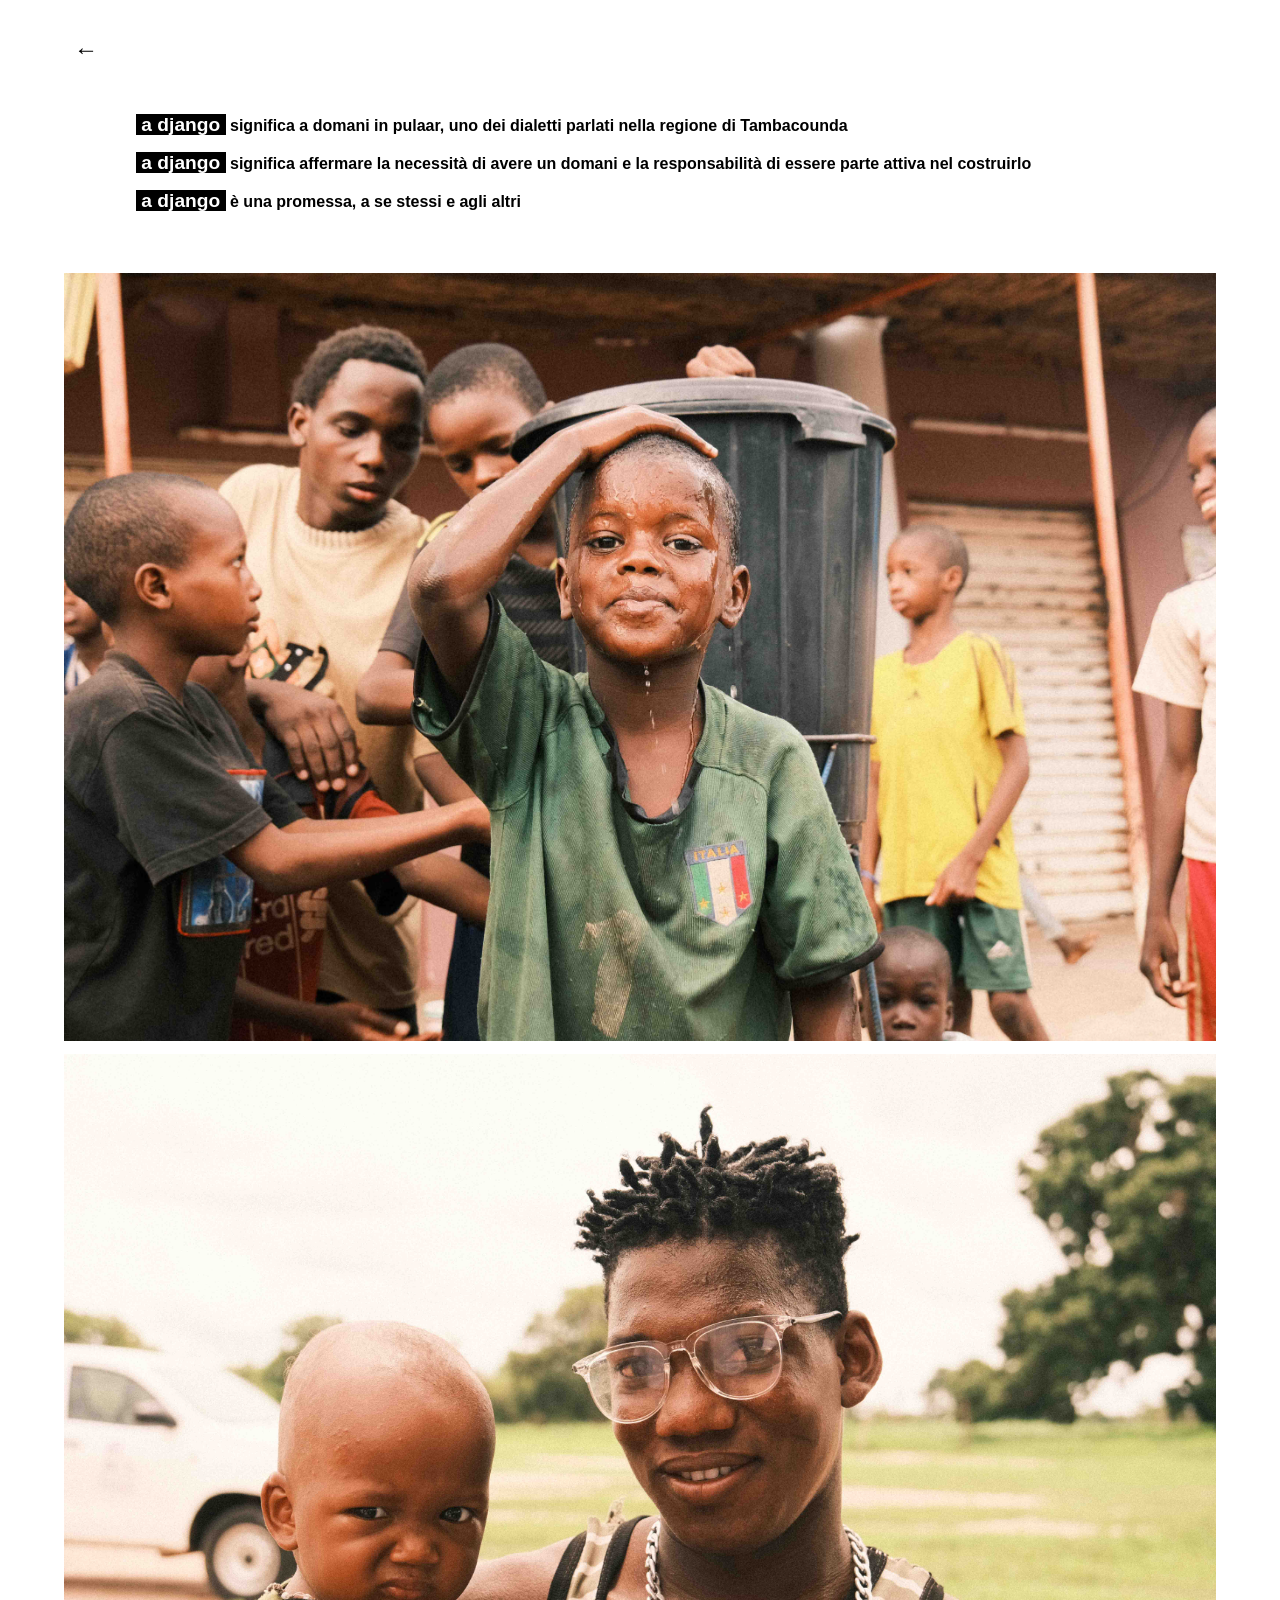
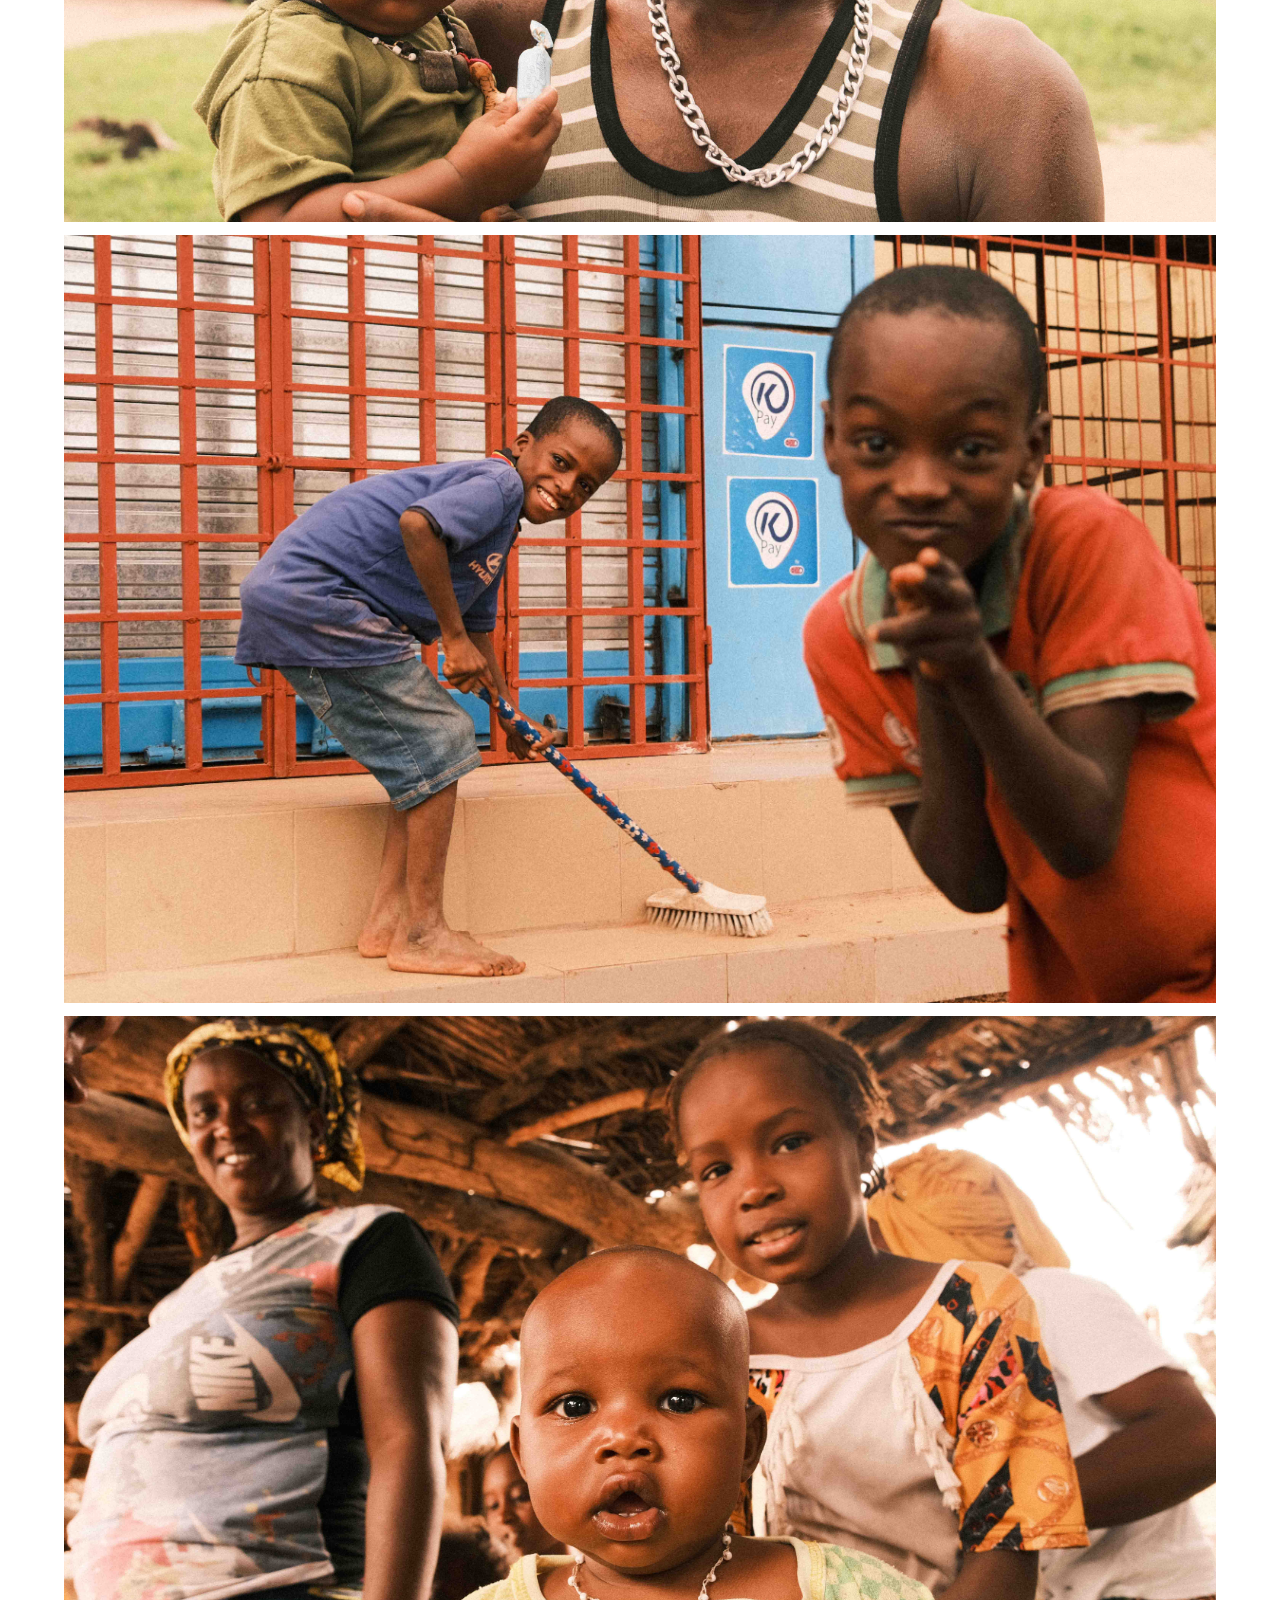
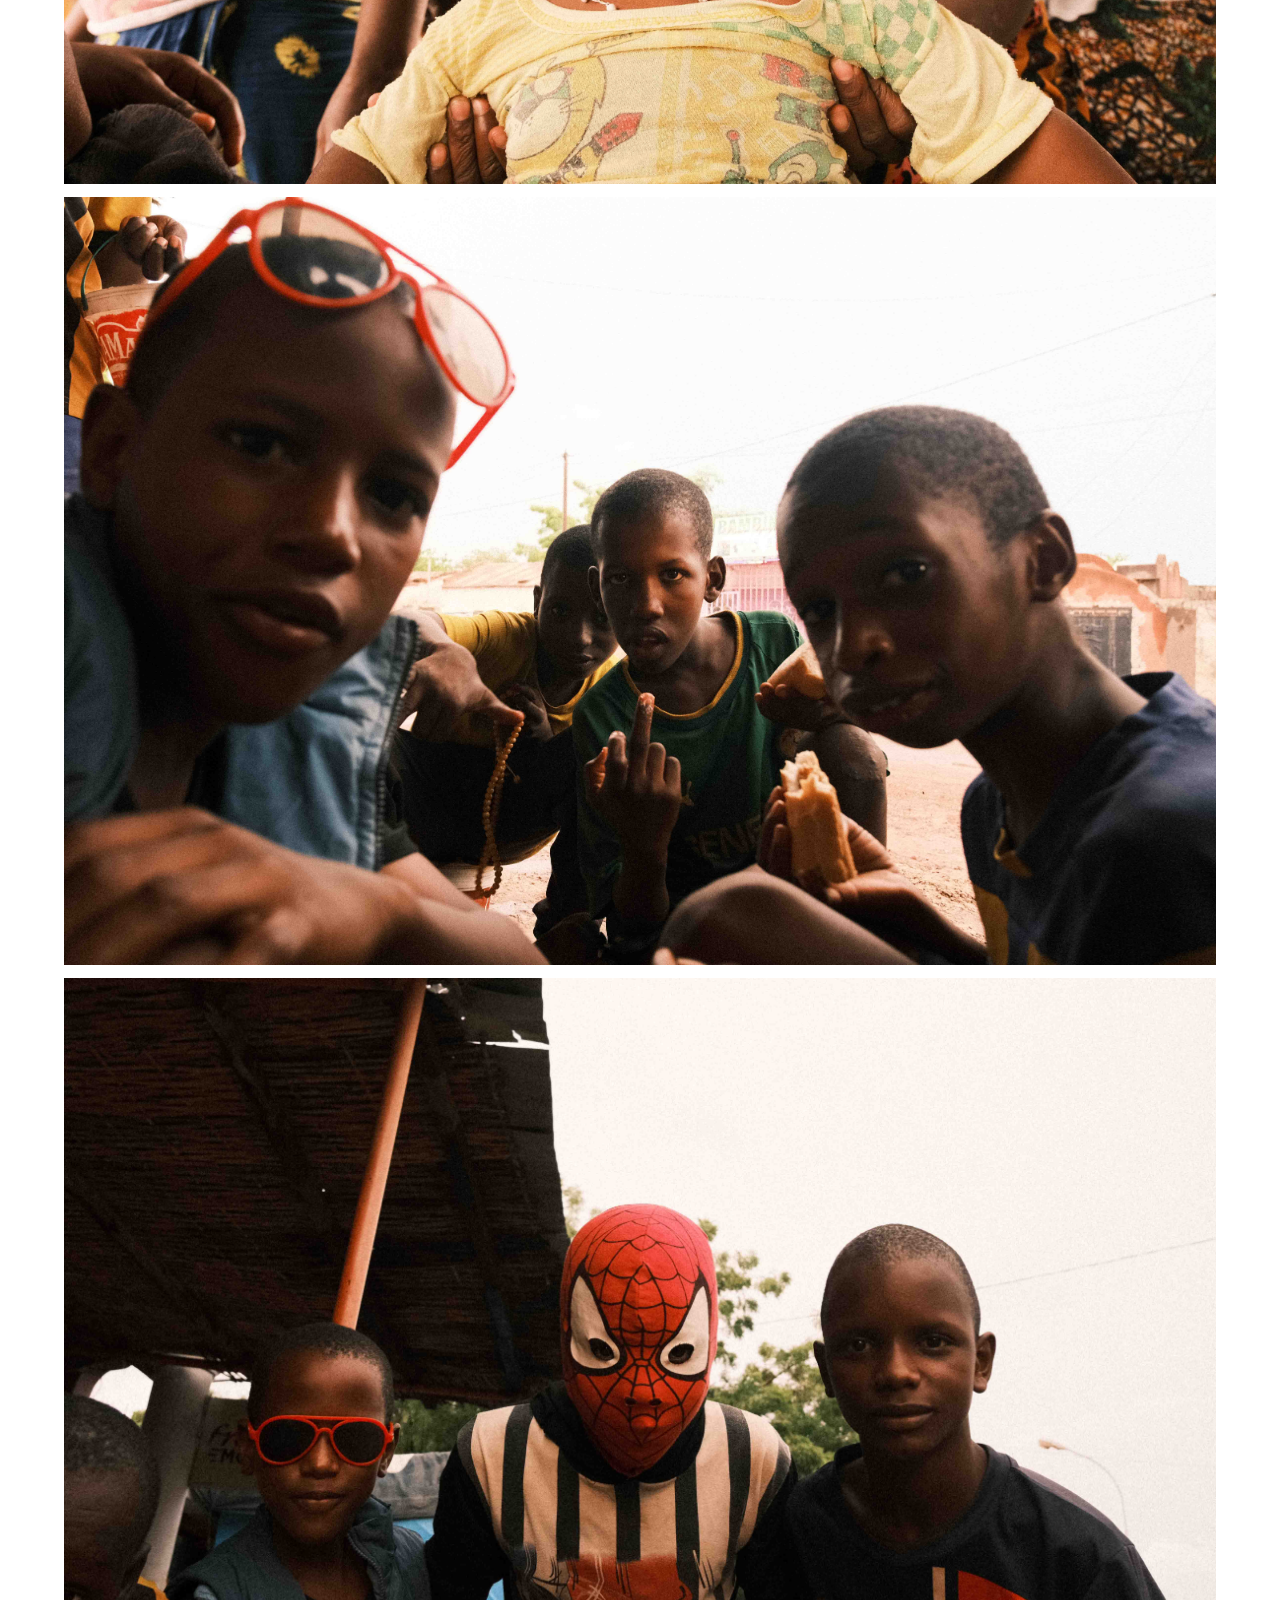
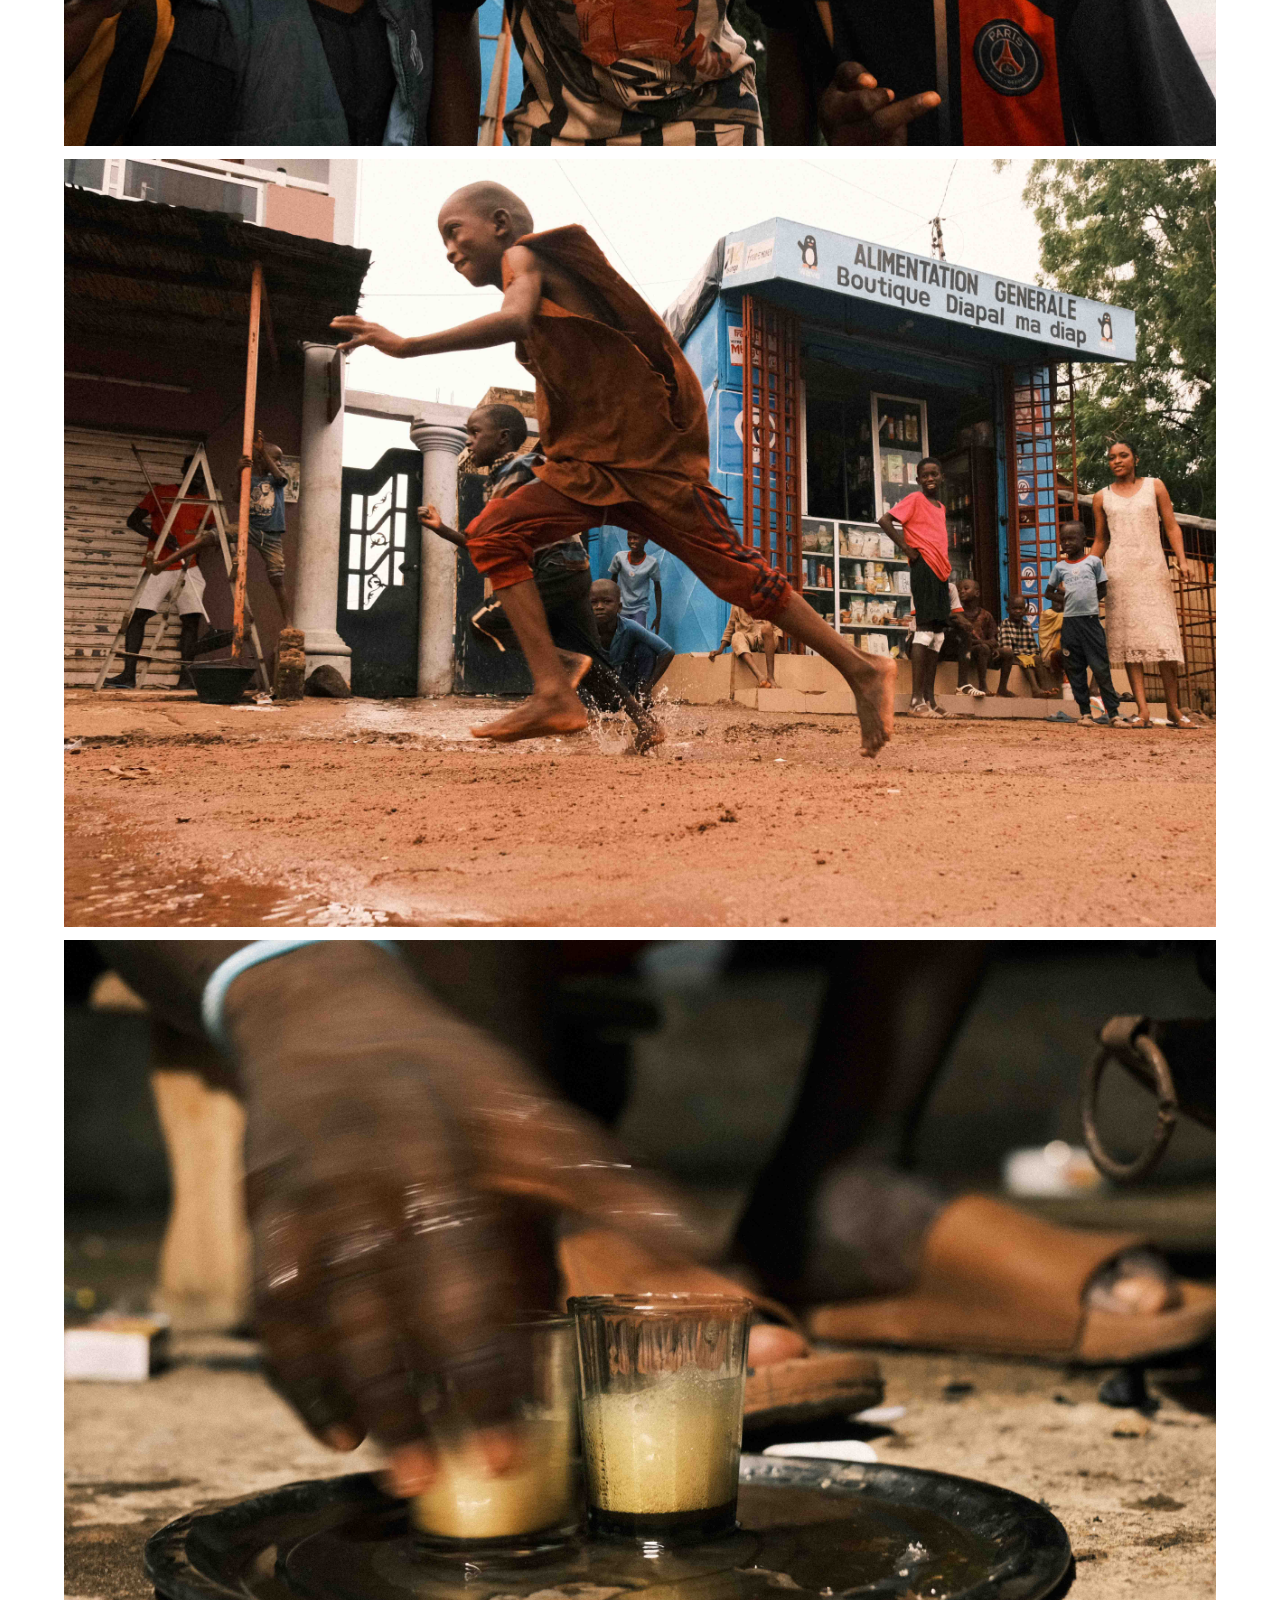
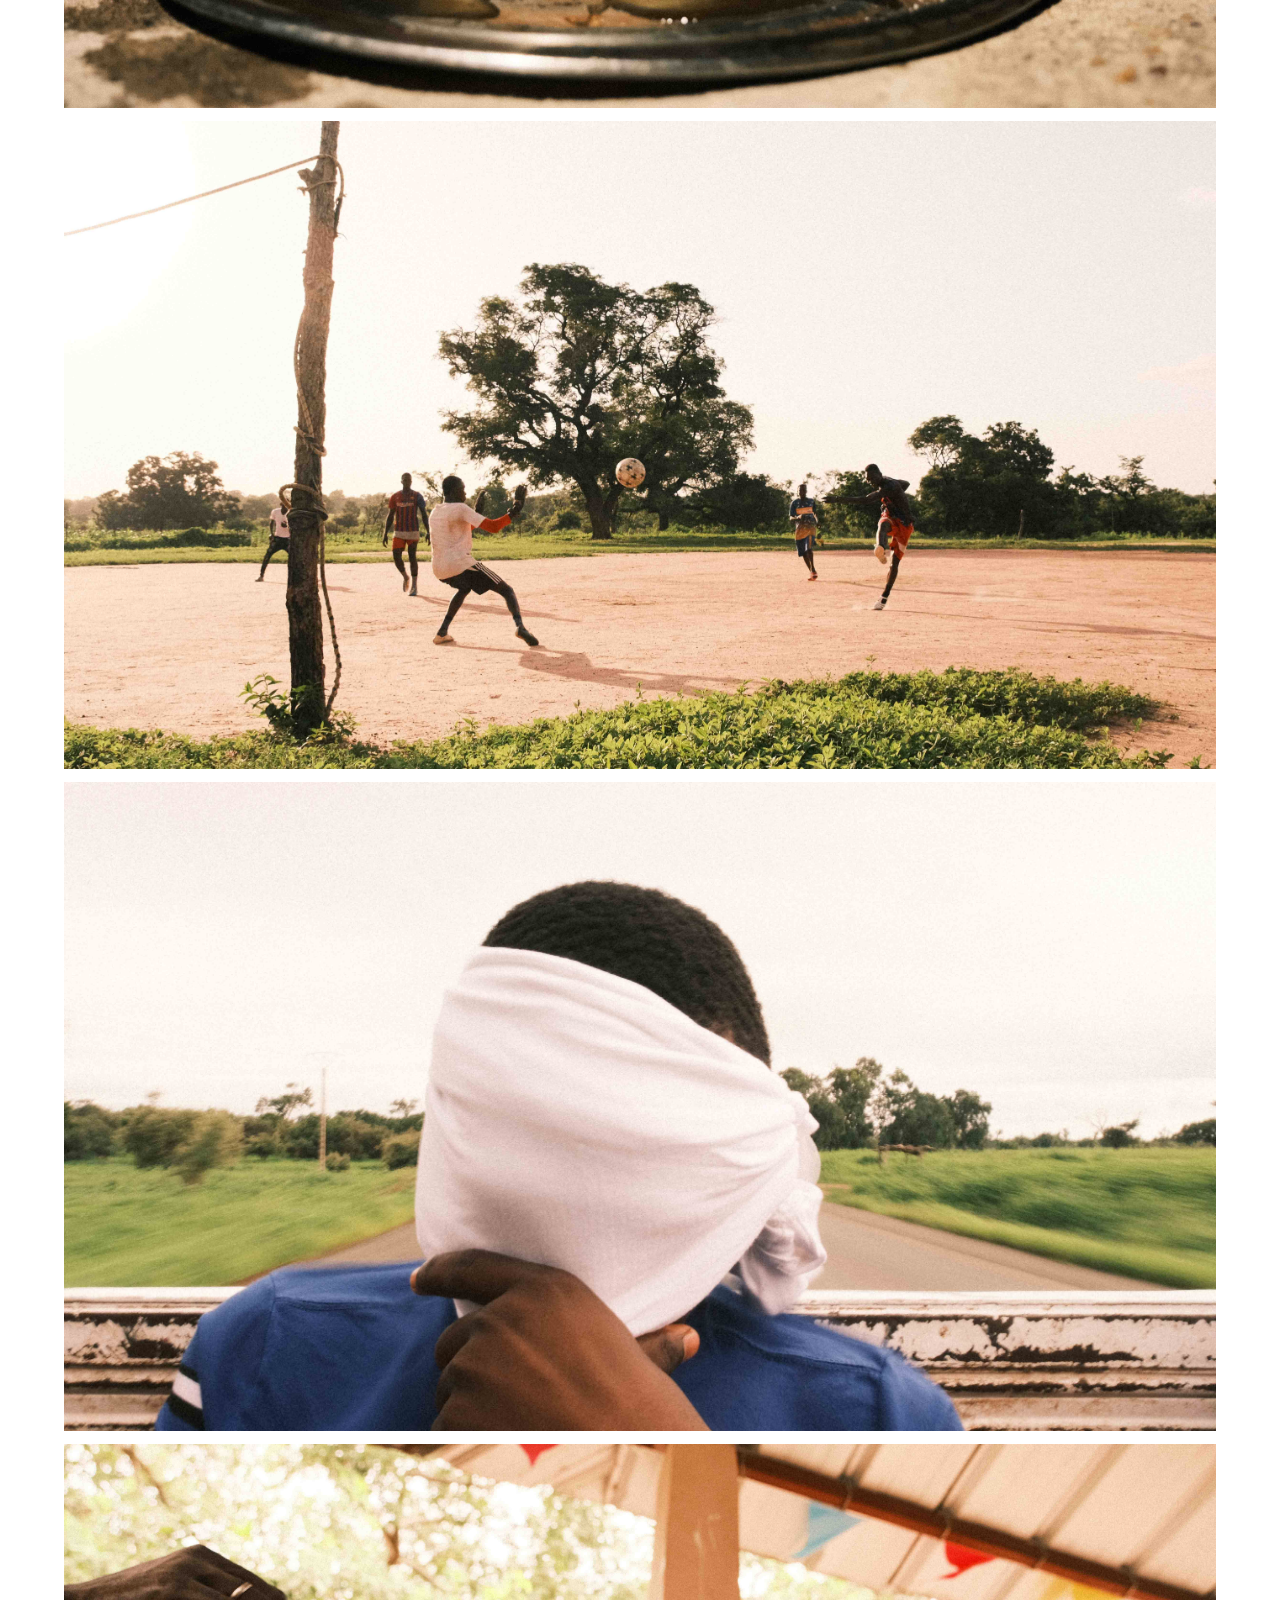
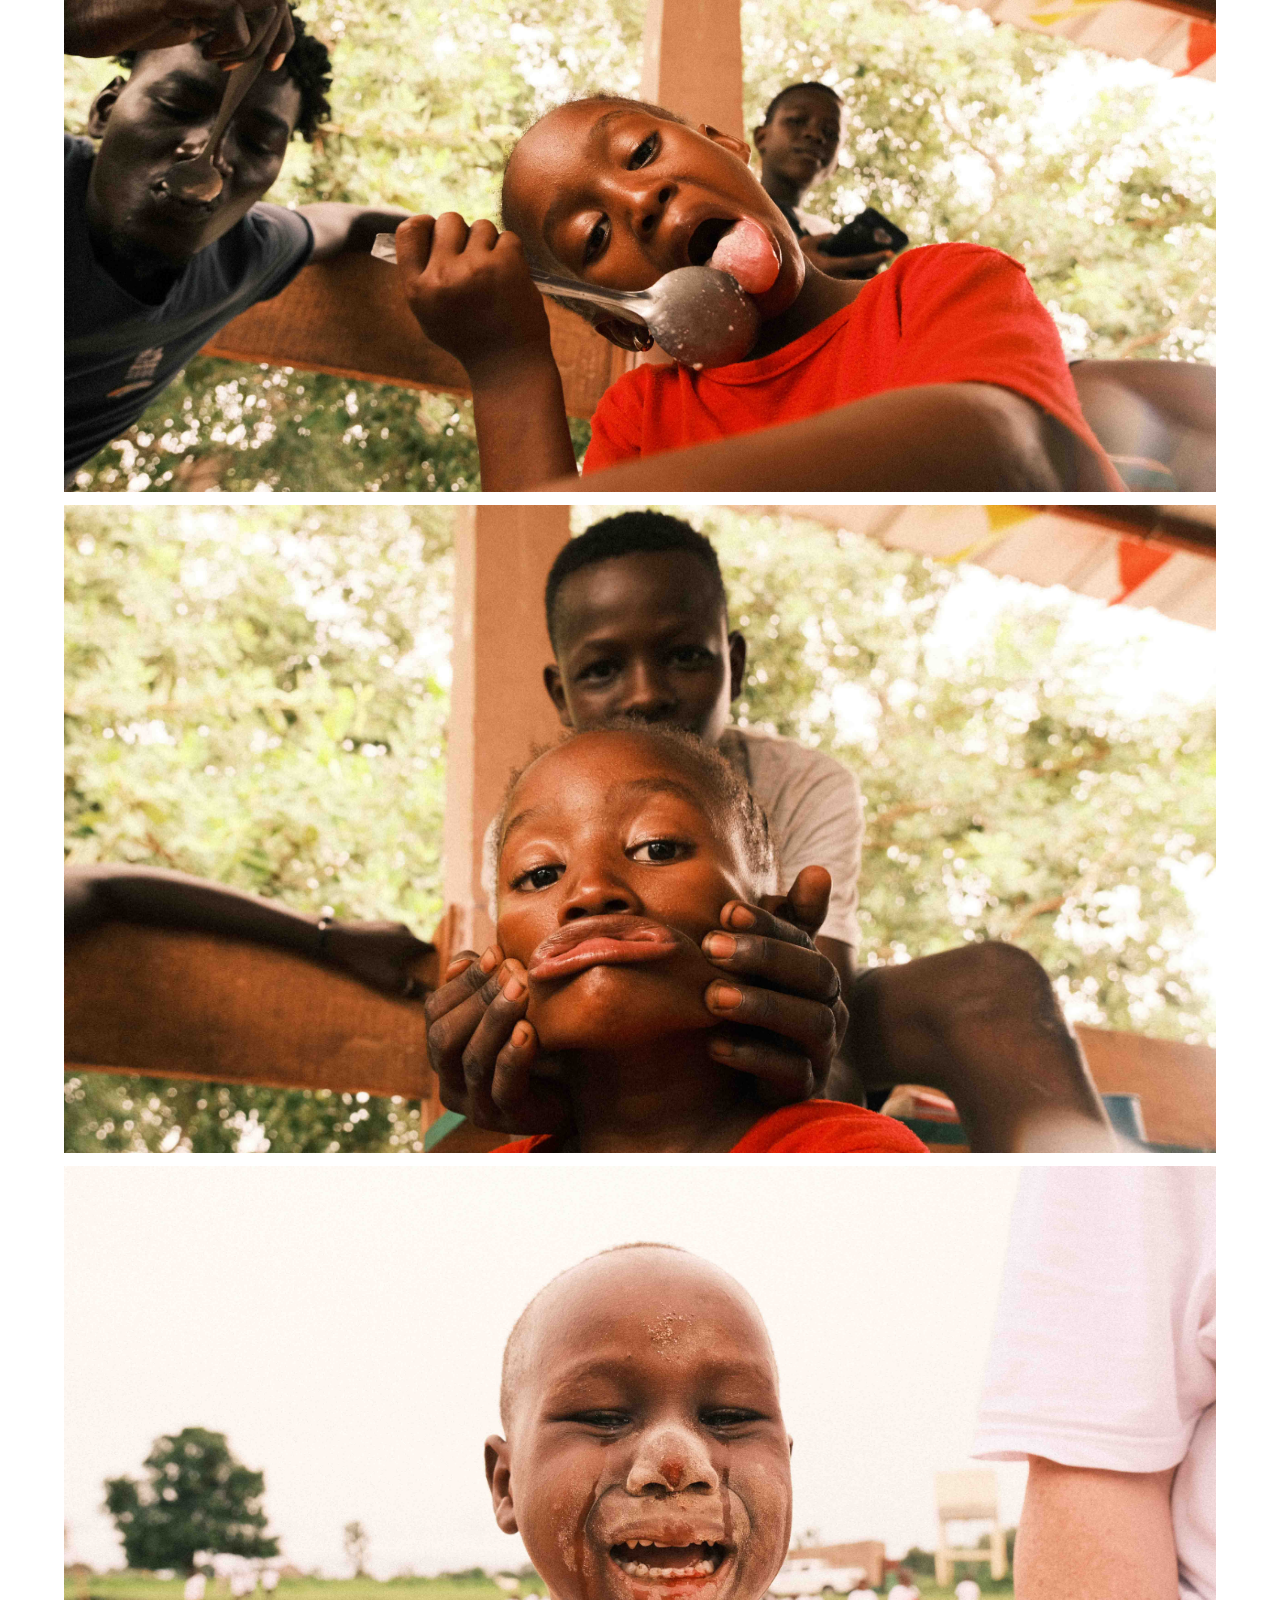
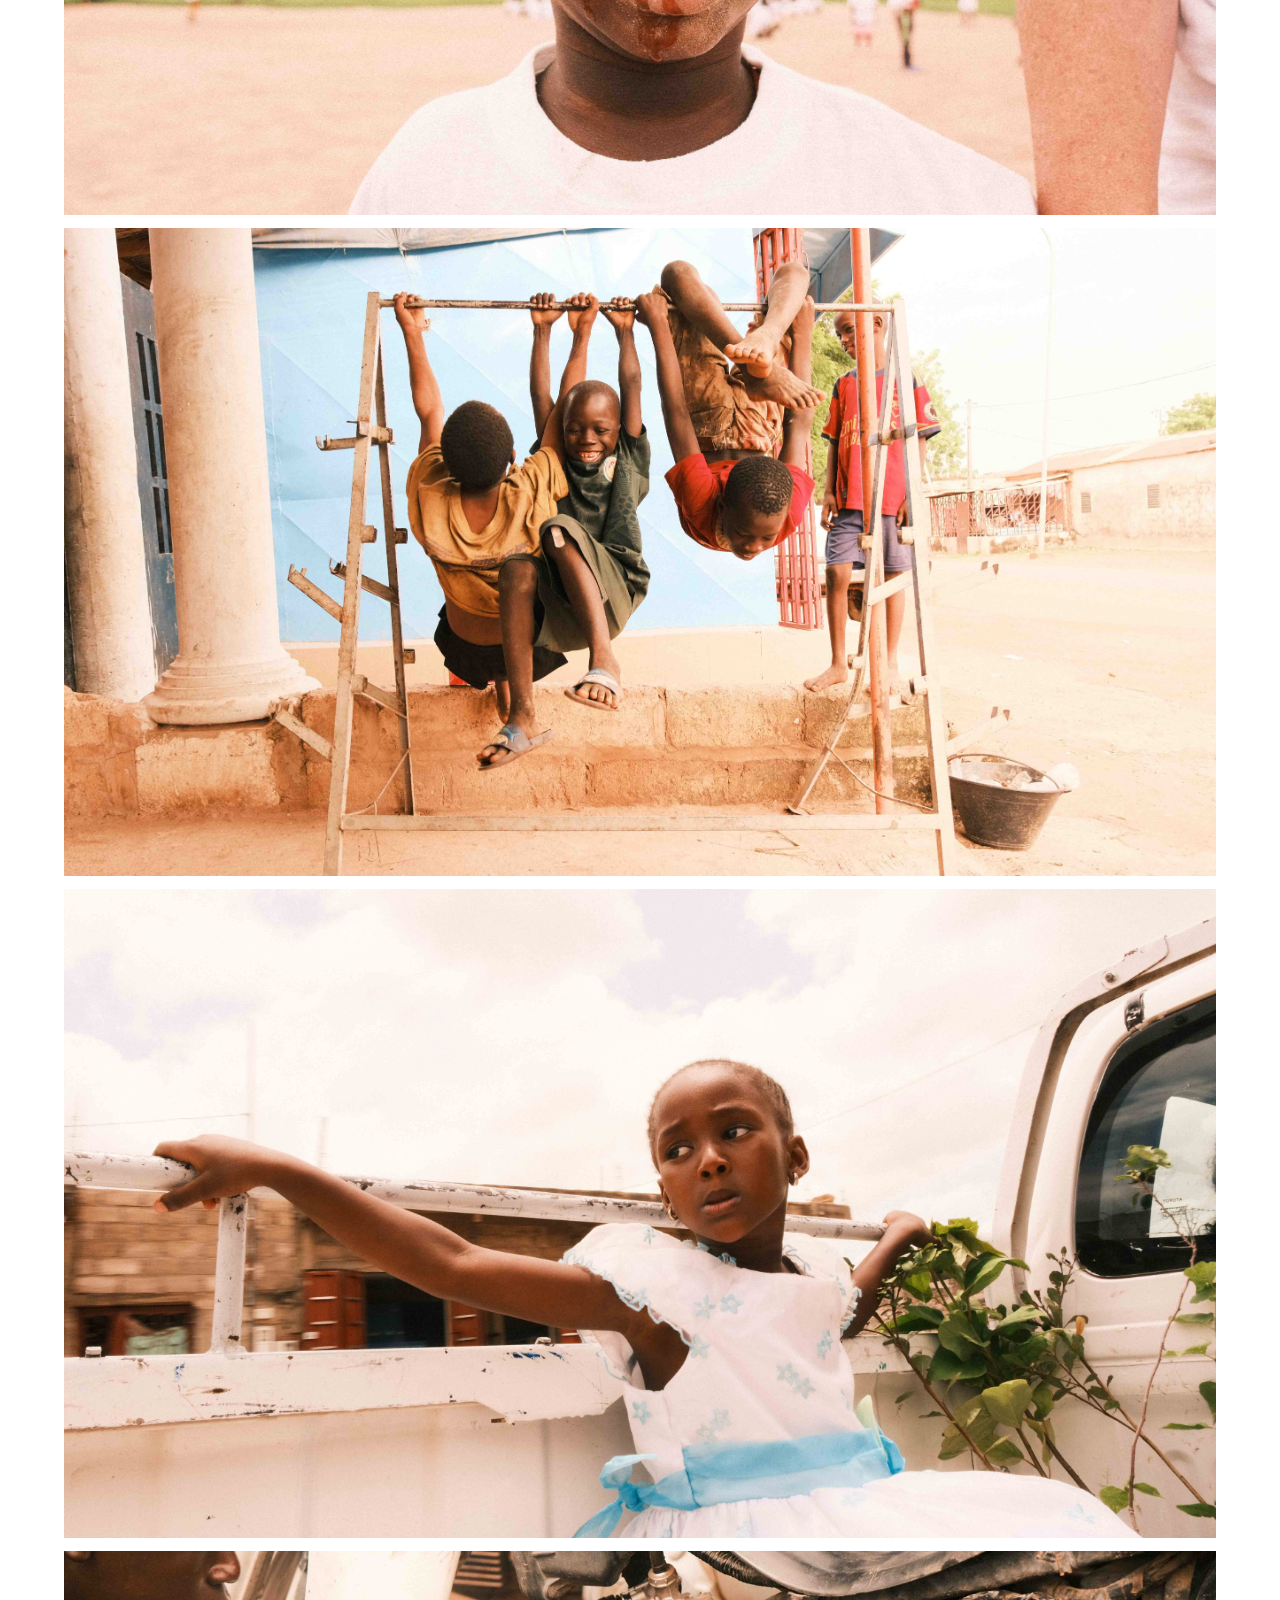
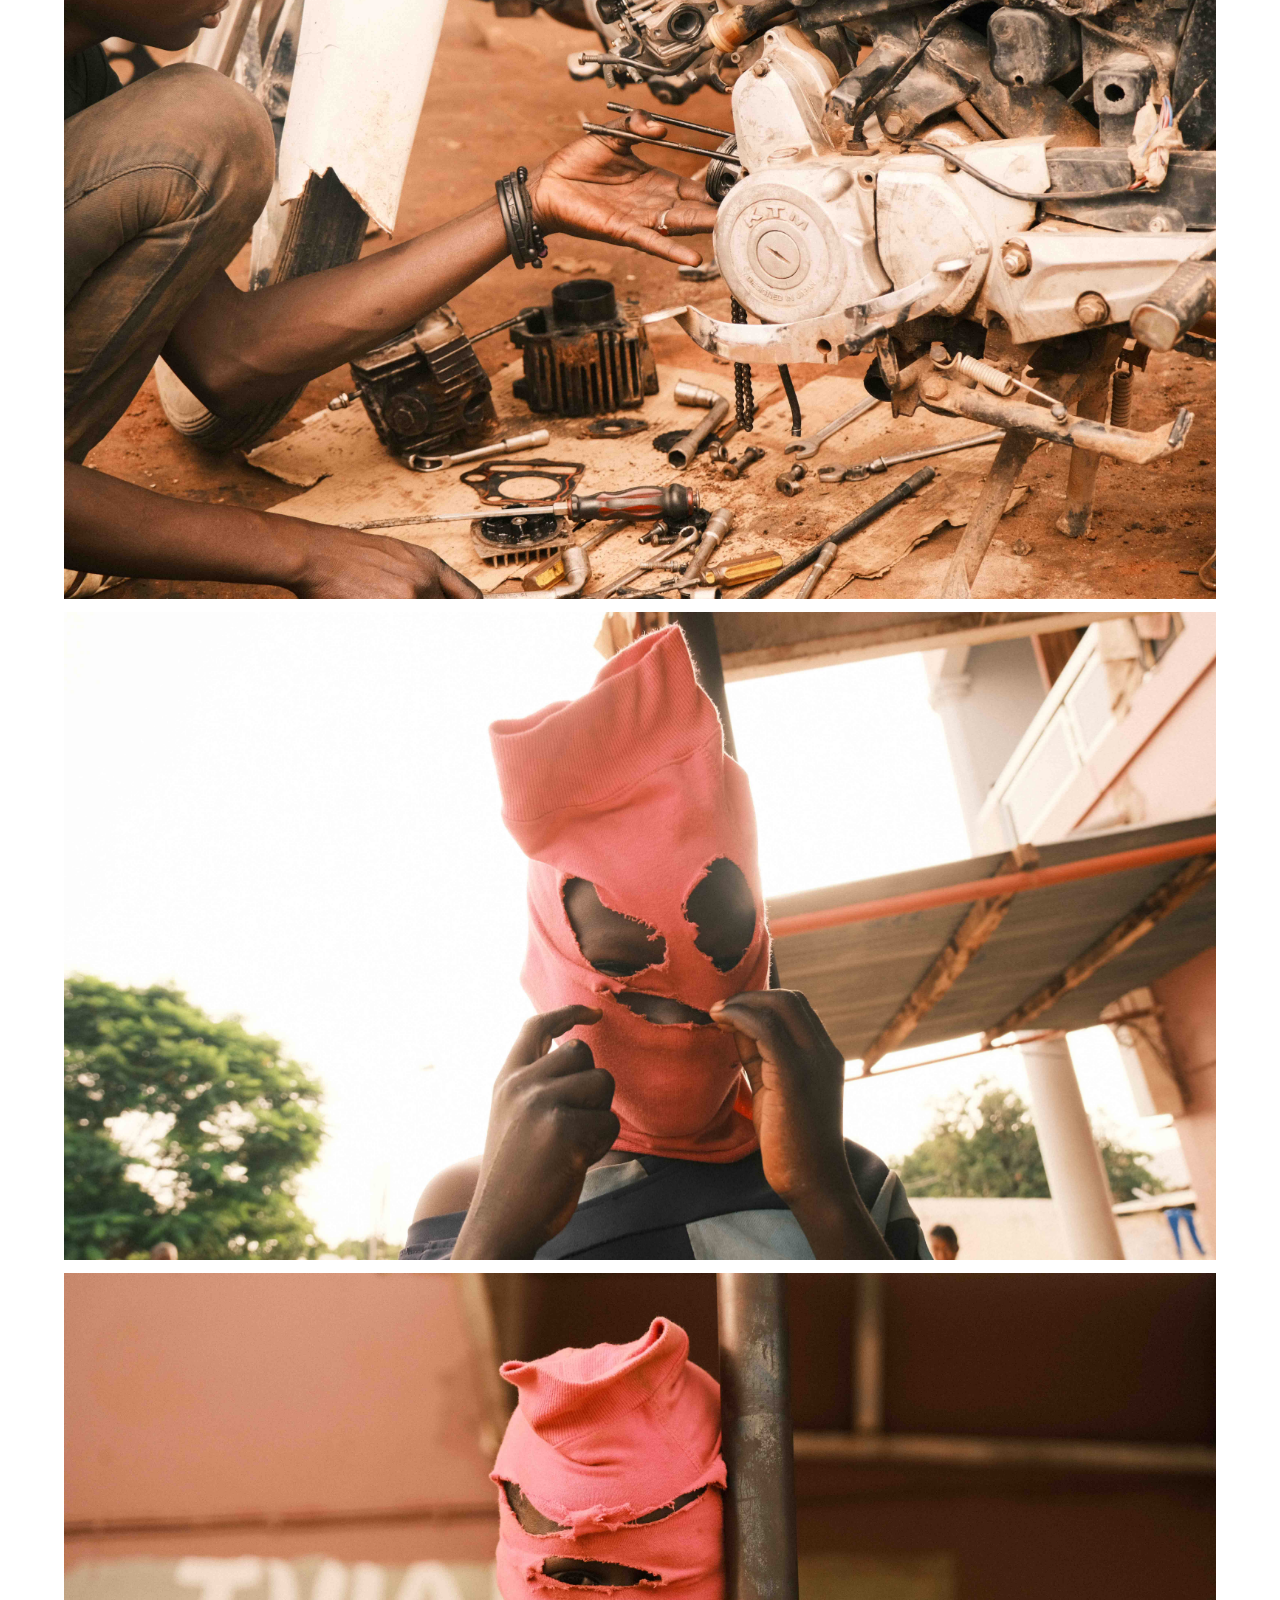
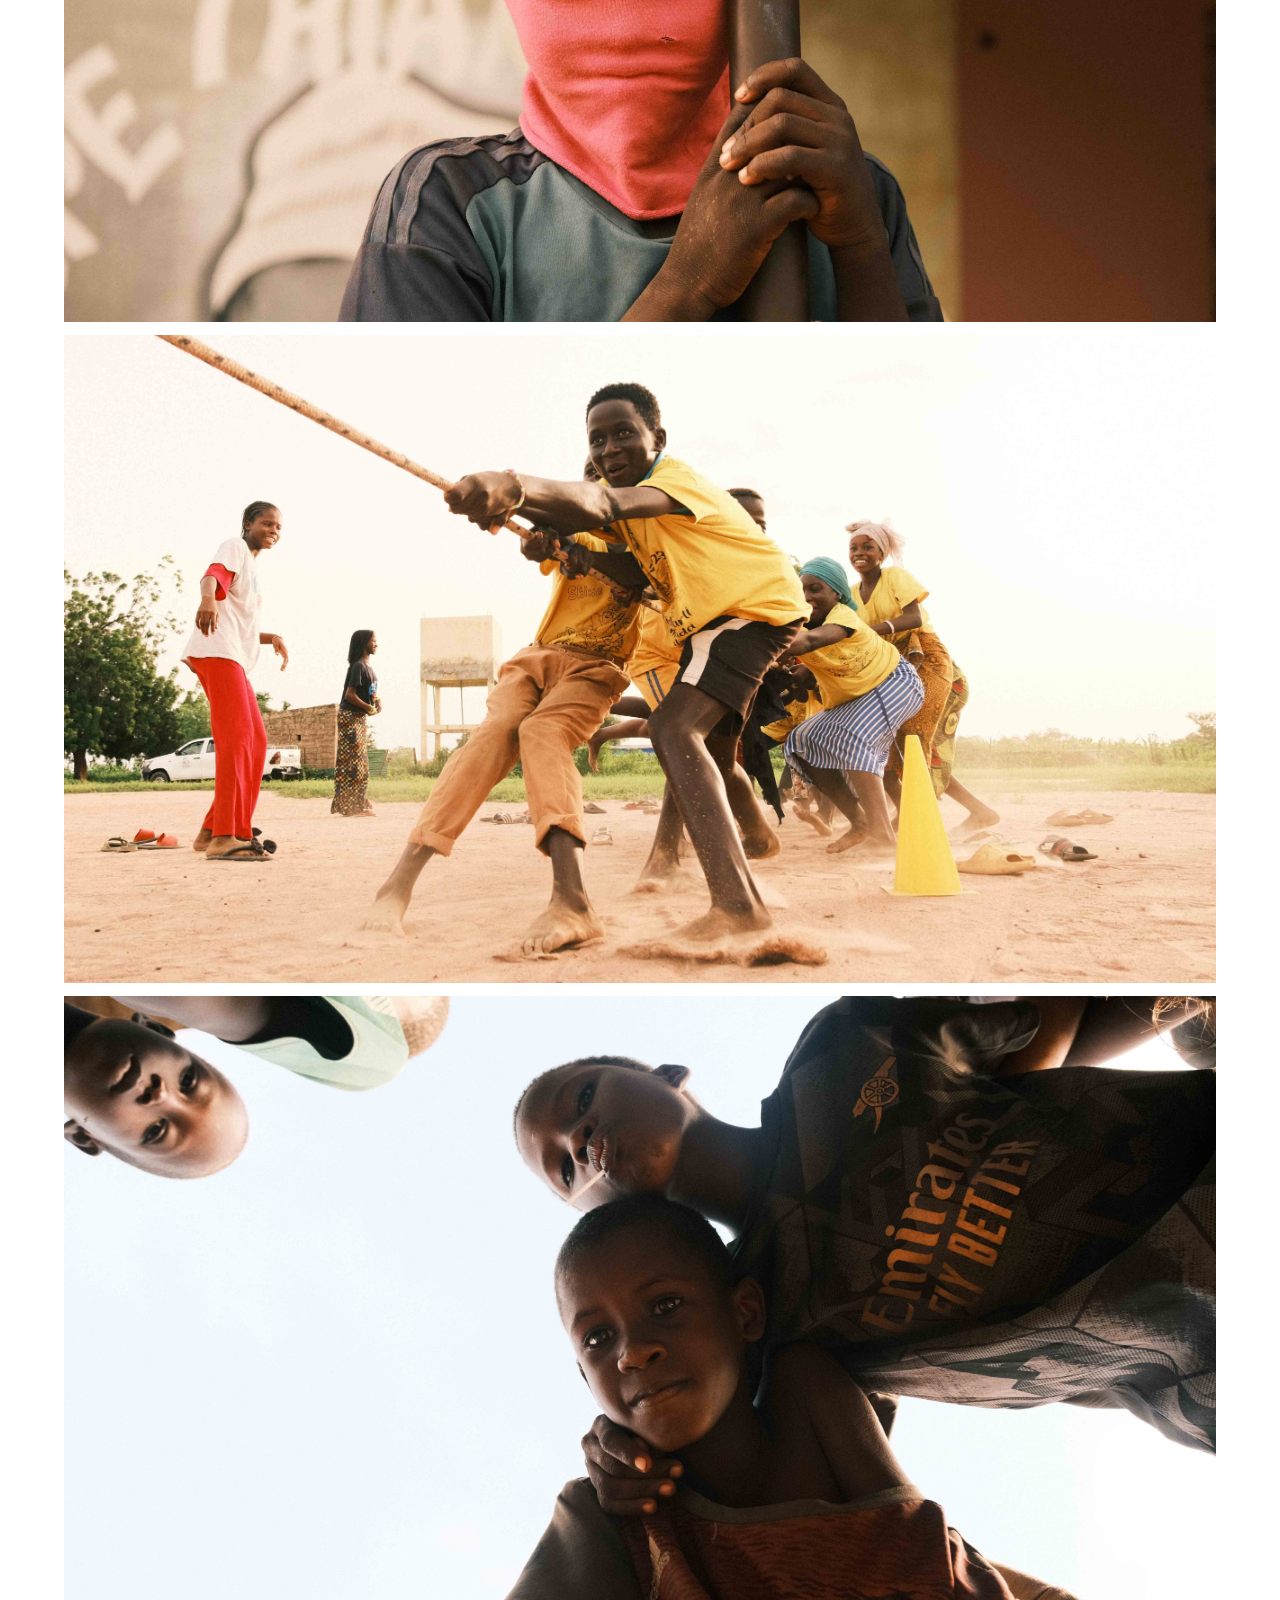
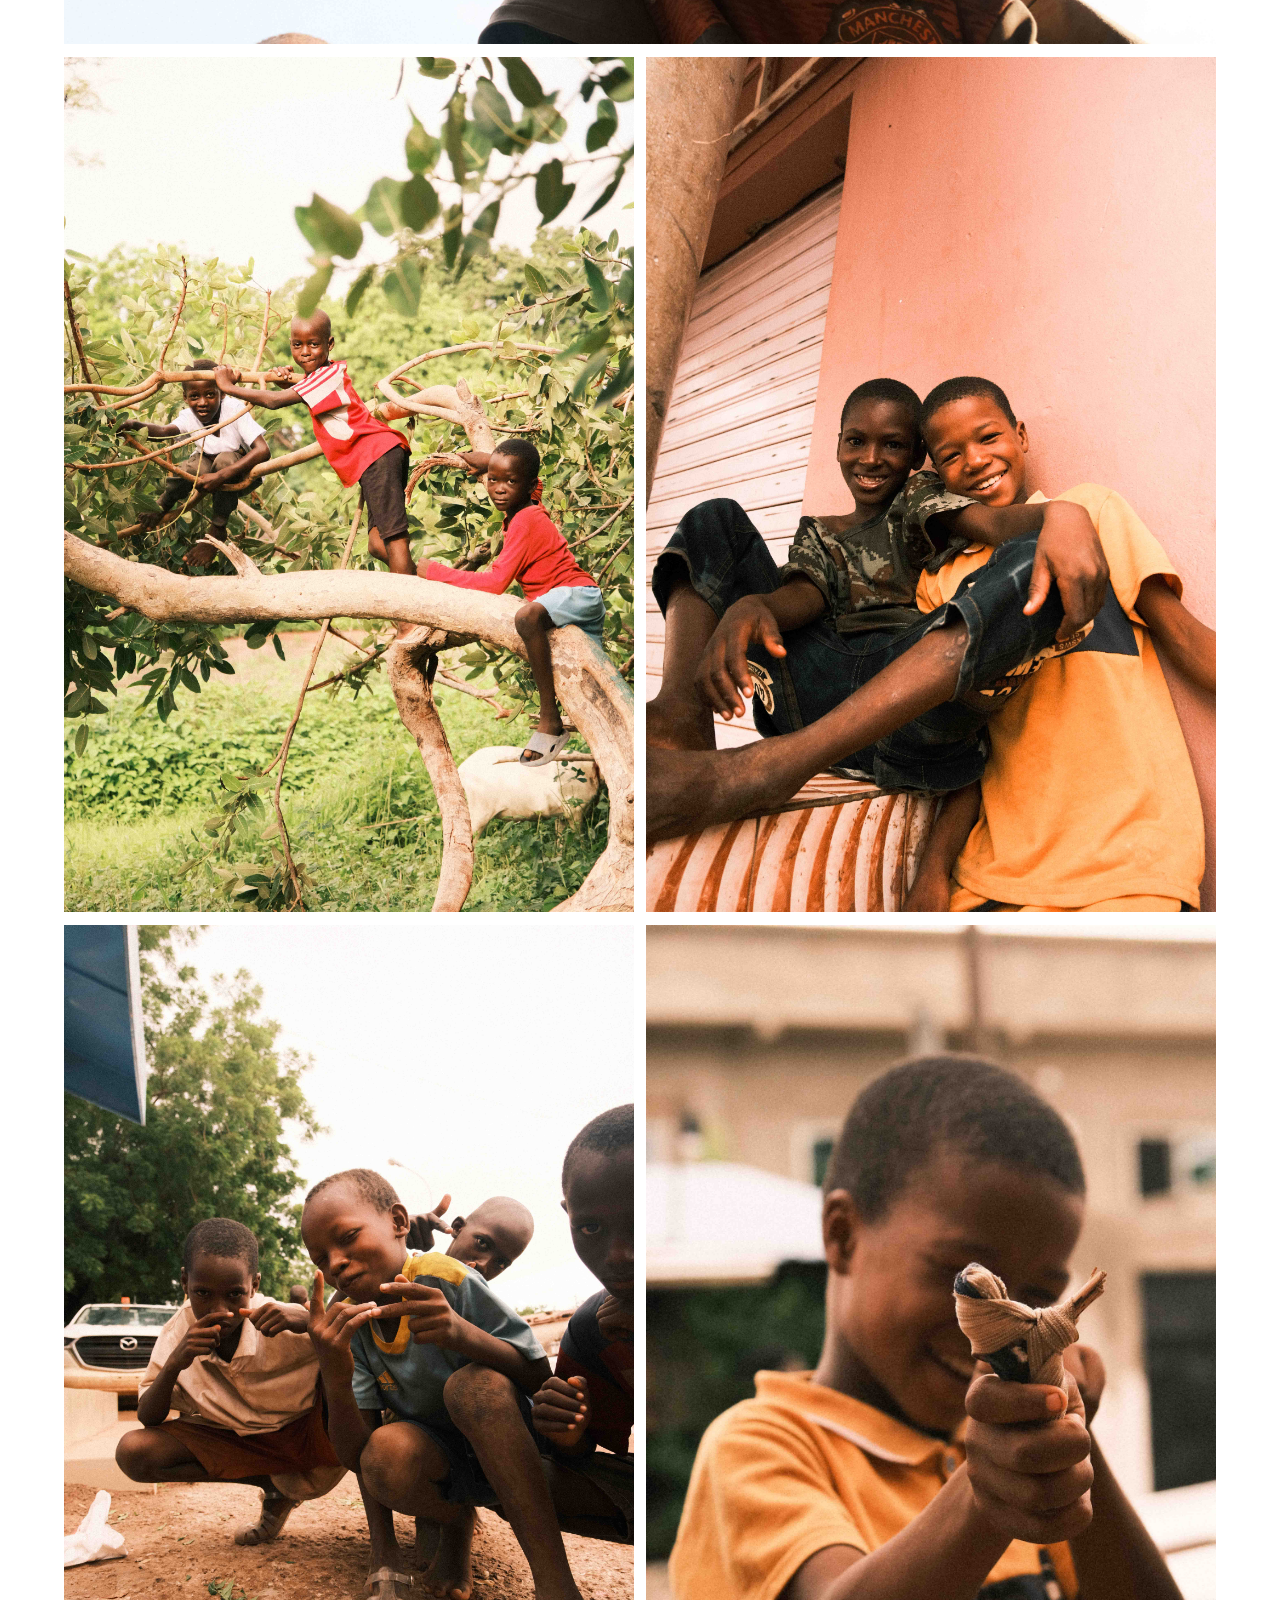
<file: adjango/adjango.html>
<!DOCTYPE html>

<html lang="it">
<head>
    <meta charset="UTF-8">
    <meta name="viewport" content="width=device-width, initial-scale=1.0">
    <title>adjango</title>
    <link rel="icon" type="icon" href="/adjango/icon.ico">
    <link rel="stylesheet" href="adjango.css">
</head>
<body>
    <a href="../index.html" class="back-arrow">&larr;</a>
    <div id="descrizione">
        <p>
            <b>&nbspa django&nbsp</b>&nbspsignifica a domani in pulaar, uno dei dialetti parlati nella regione di Tambacounda
        </p>
        <p>
            <b>&nbspa django&nbsp</b>&nbspsignifica affermare la necessità di avere un domani e la responsabilità di essere parte attiva nel costruirlo
        </p>
        <p>
            <b>&nbspa django&nbsp</b>&nbspè una promessa, a se stessi e agli altri
        </p>
    </div>
    <div class="wrapper">

        <img loading="eager" src="galleria/1.jpg">
        <img loading="eager" src="galleria/2.jpg">
        <img loading="eager" src="galleria/6.jpg">
        <img loading="lazy" src="galleria/8.jpg">
        <img loading="lazy" src="galleria/9.jpg">
        <img loading="lazy" src="galleria/10.jpg">
        <img loading="lazy" src="galleria/11.jpg">
        <img loading="lazy" src="galleria/14.jpg">
        <img loading="lazy" src="galleria/15.jpg">
        <img loading="lazy" src="galleria/16.jpg">
        <img loading="lazy" src="galleria/17.jpg">
        <img loading="lazy" src="galleria/18.jpg">
        <img loading="lazy" src="galleria/19.jpg">
        <img loading="lazy" src="galleria/20.jpg">
        <img loading="lazy" src="galleria/22.jpg">
        <img loading="lazy" src="galleria/23.jpg">
        <img loading="lazy" src="galleria/24.jpg">
        <img loading="lazy" src="galleria/25.jpg">
        <img loading="lazy" src="galleria/26.jpg">
        <img loading="lazy" src="galleria/27.jpg">
        <div class="parent"> 
            <div class="div1">
                <img loading="lazy" src="galleria/3.jpg">
            </div>
            <div class="div2">
                <img loading="lazy" src="galleria/4.jpg">
            </div>
        </div>
        <div class="parent"> 
            <div class="div1">
                <img loading="lazy" src="galleria/5.jpg">
            </div>
            <div class="div2">
                <img loading="lazy" src="galleria/7.jpg">
            </div>
        </div>
        <div class="parent"> 
            <div class="div1">
                <img loading="lazy" src="galleria/12.jpg">
            </div>
            <div class="div2">
                <img loading="lazy" src="galleria/13.jpg">
            </div>
        </div>
        <img loading="lazy" src="galleria/21.jpg">

    </div>
</body>
</html>
</file>
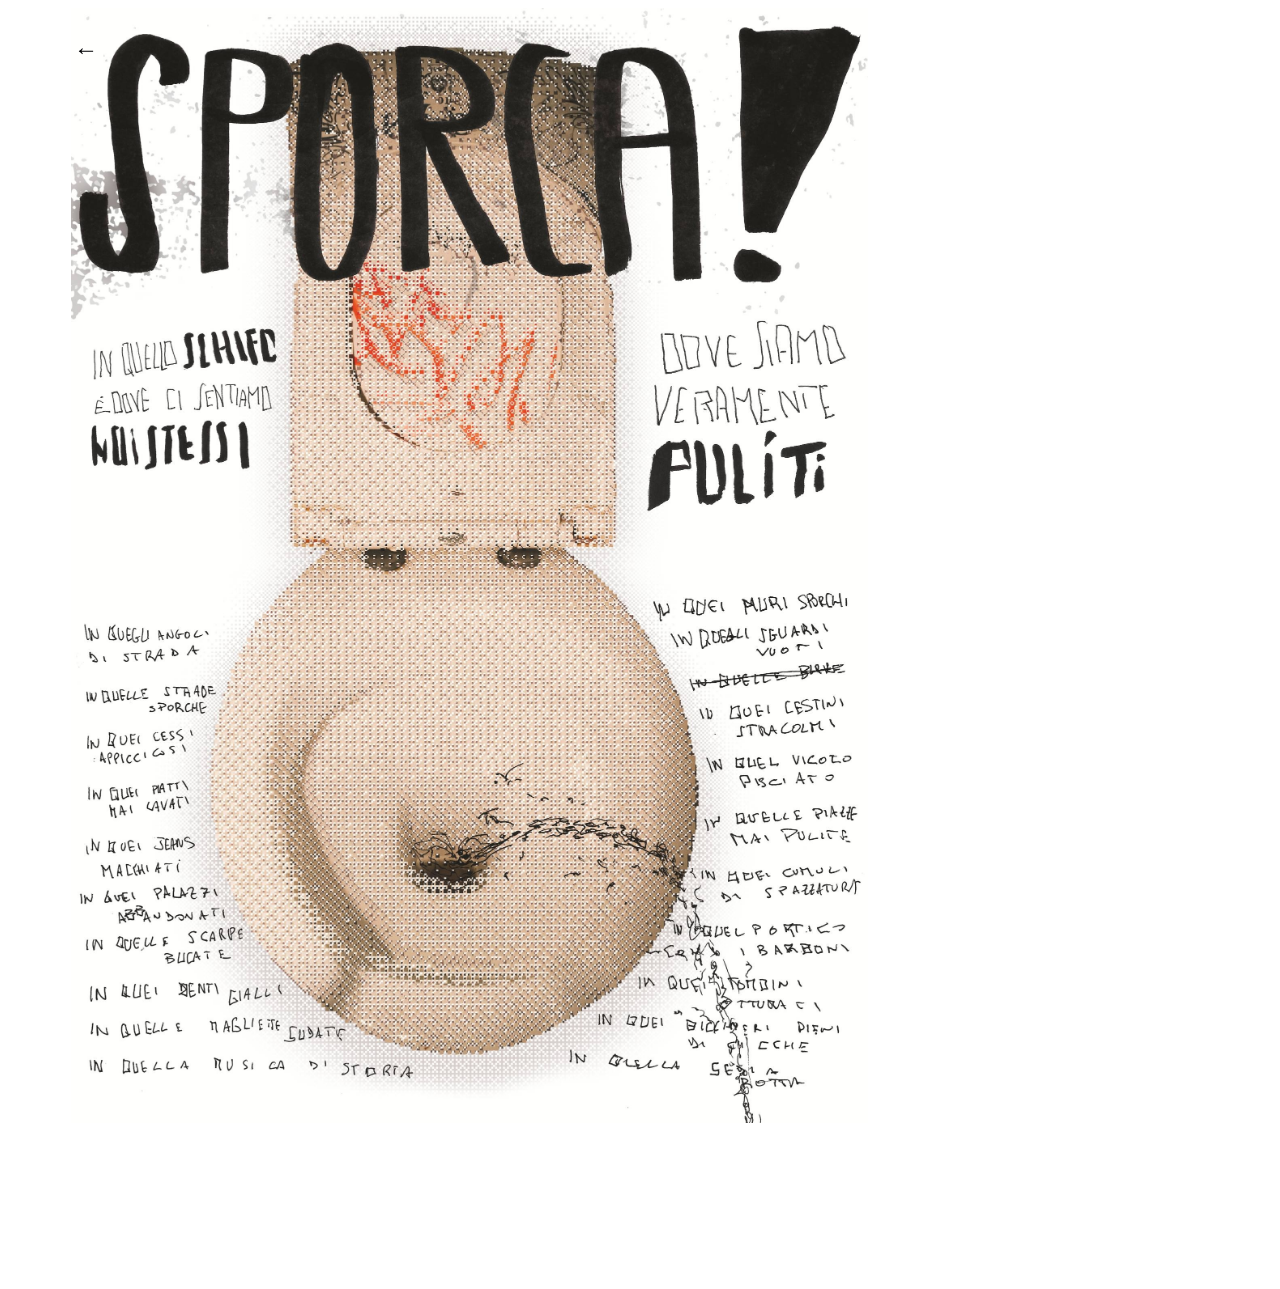
<file: dis/dis.html>
<!DOCTYPE html>

<html lang="it">
<head>
    <meta charset="UTF-8">
    <meta name="viewport" content="width=device-width, initial-scale=1.0">
    <title>polifonic</title>
    <link rel="icon" type="icon" href="/adjango/icon.ico">
    <link rel="stylesheet" href="dis.css">
</head>
<body>
    <a href="../index.html" class="back-arrow">&larr;</a>
    <div class="titolo">
    </div>
    <div class="wrapper"> 
            <div class="img"> <img src="galleria/SPORCA!.jpg"> </div> 
            <div class="img"> <video src="galleria/2.mp4" autoplay> </div> 
    </div>
</body>
</html>
</file>
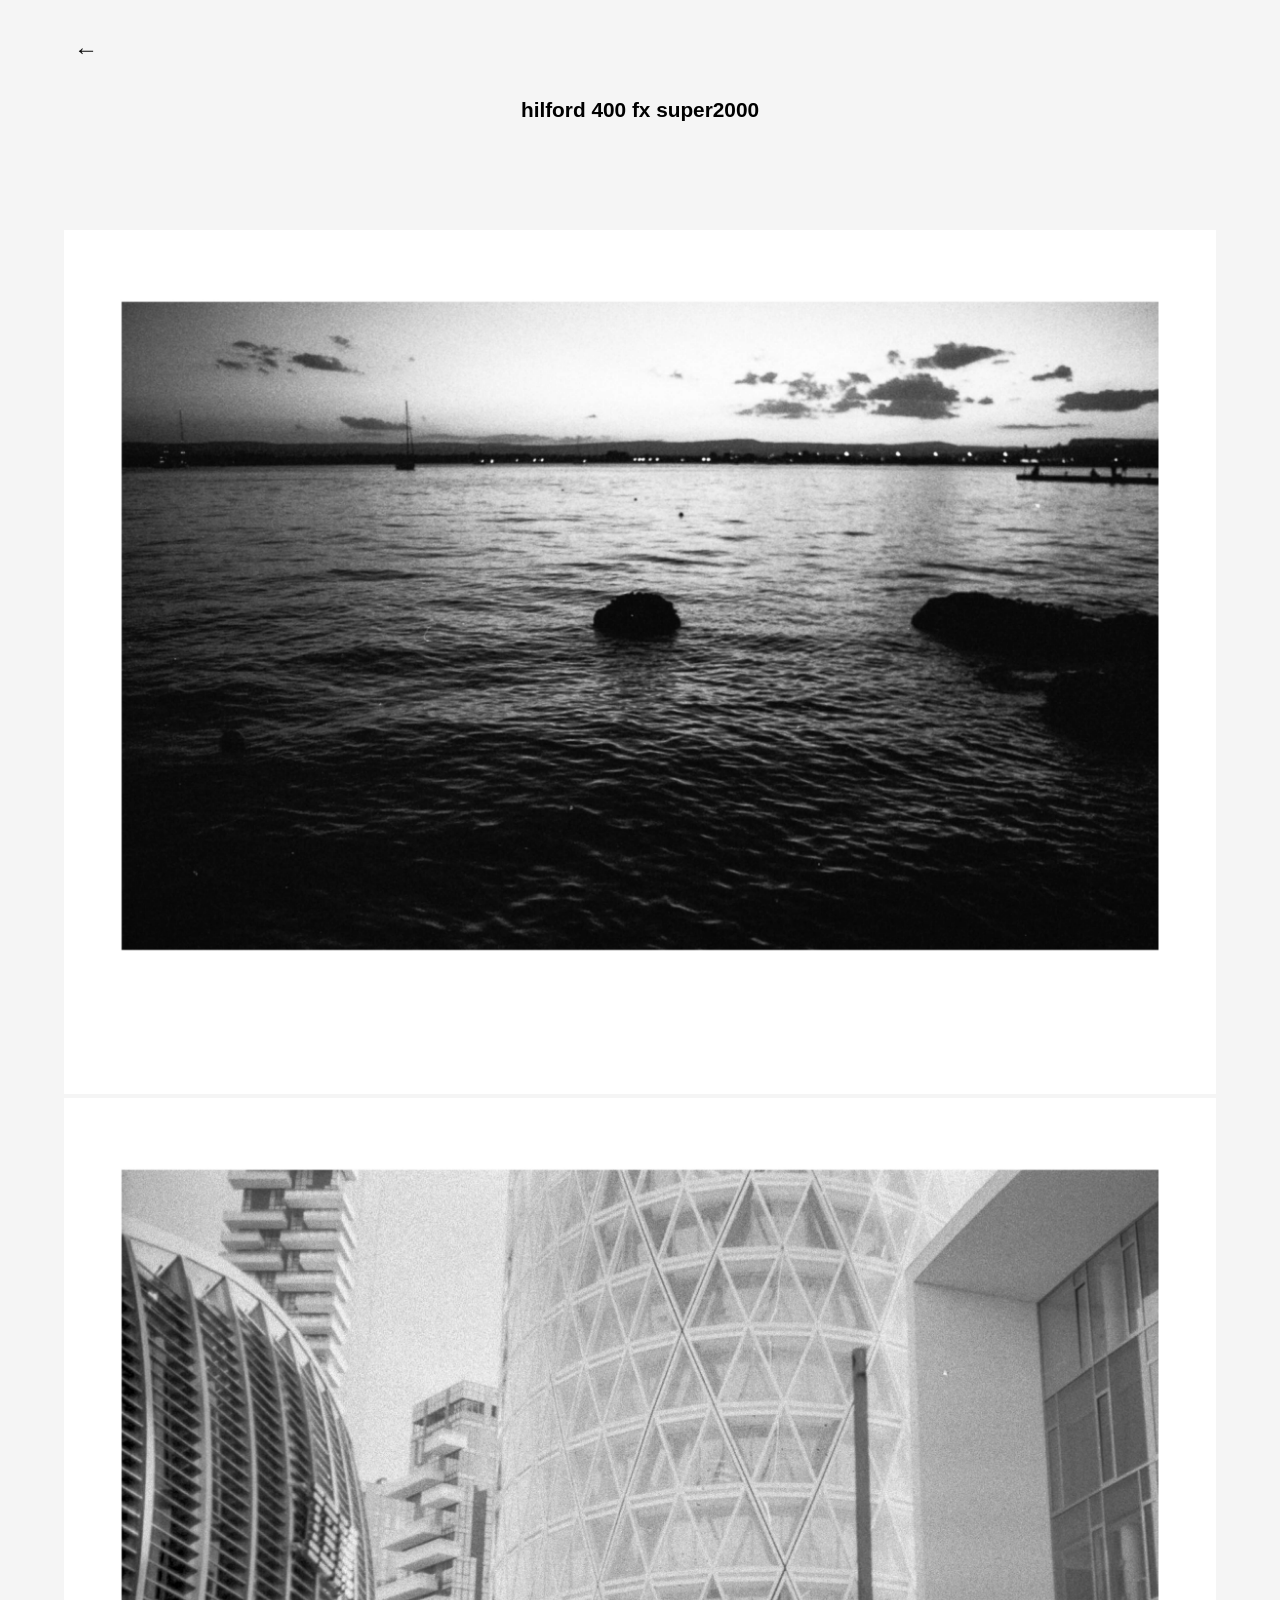
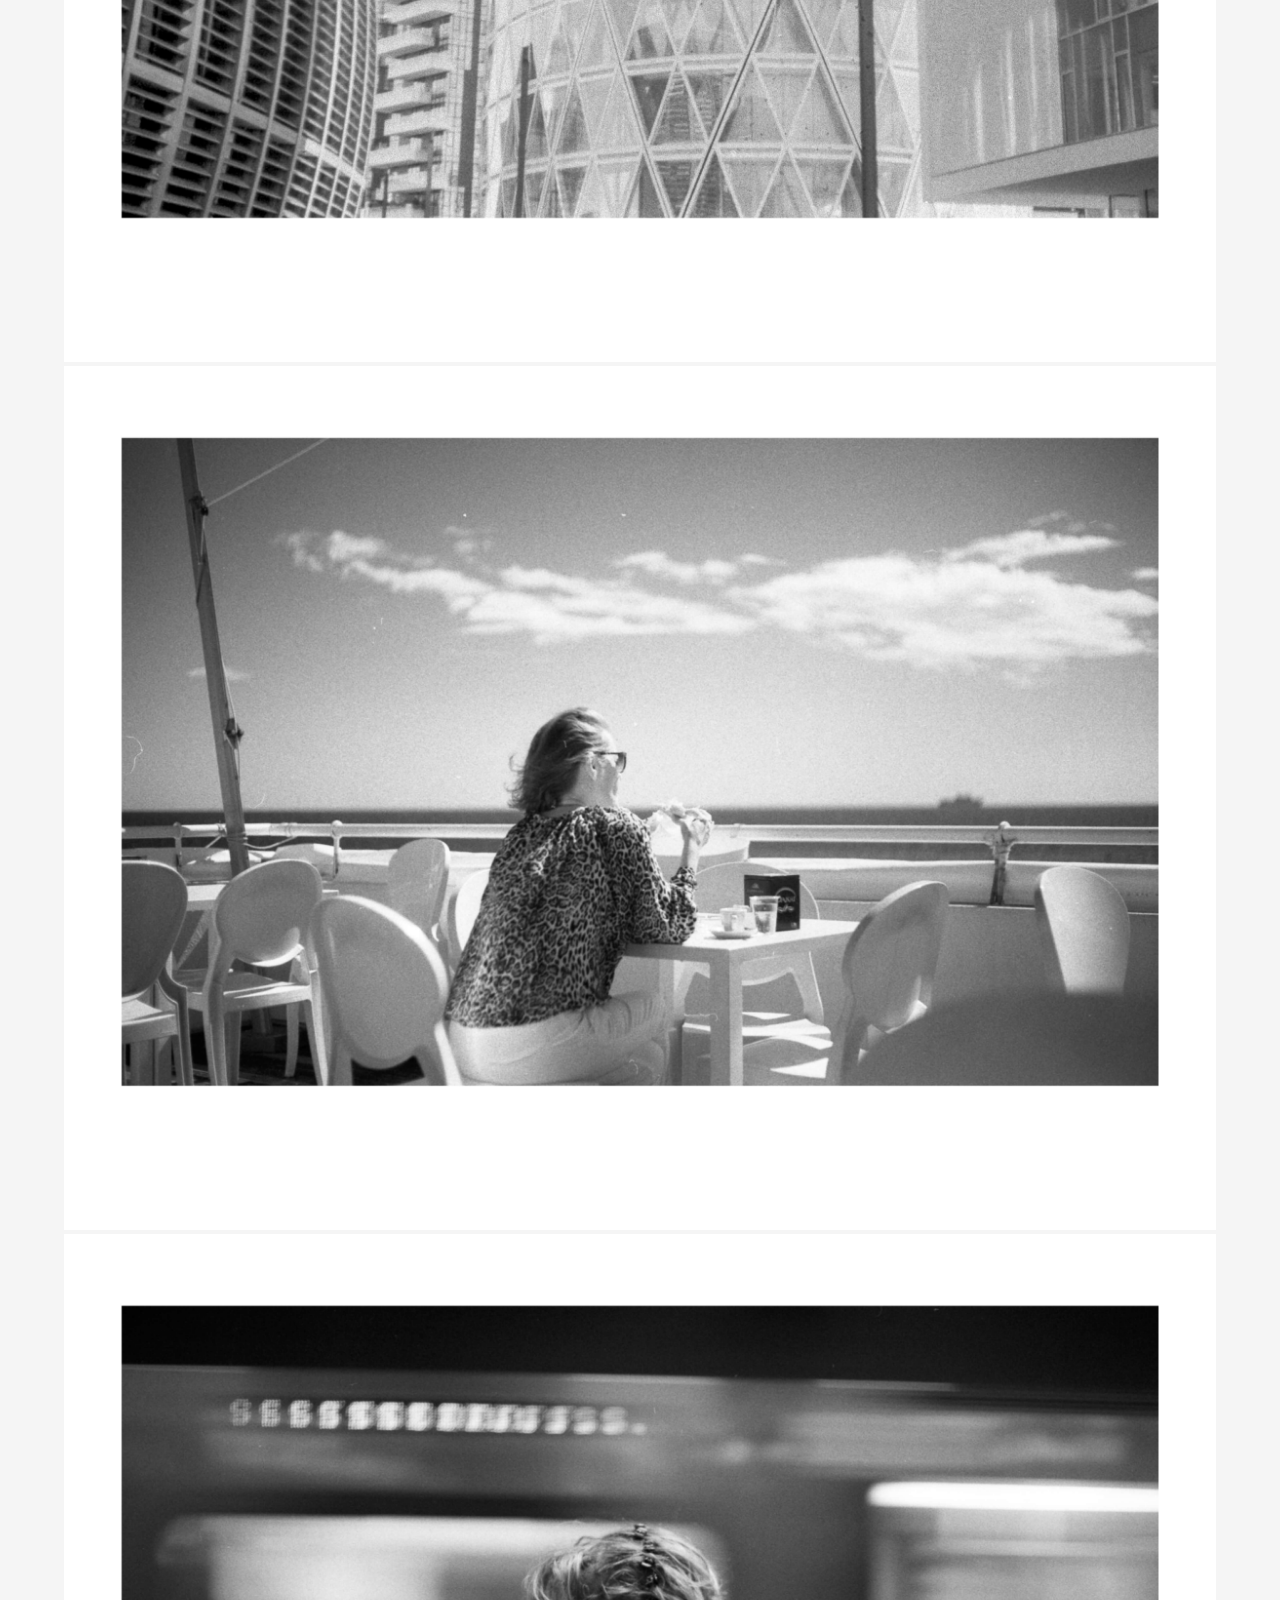
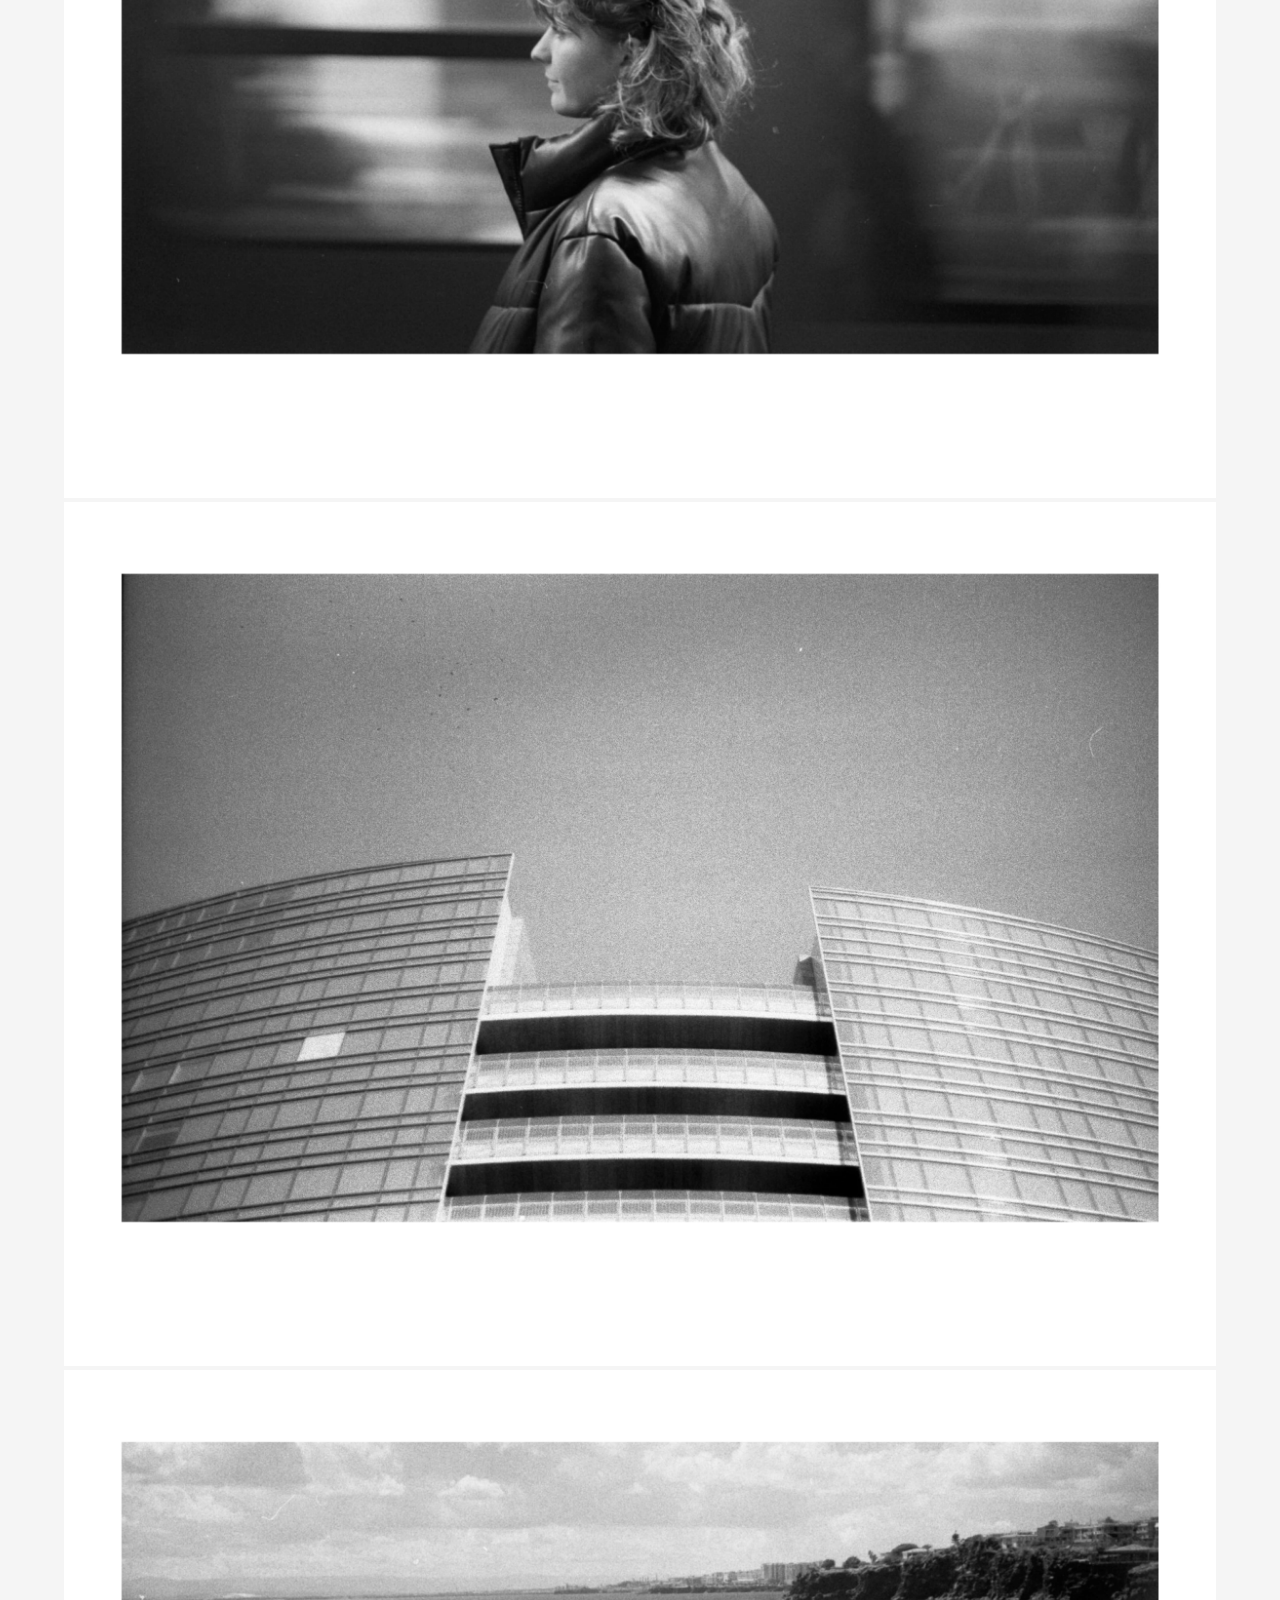
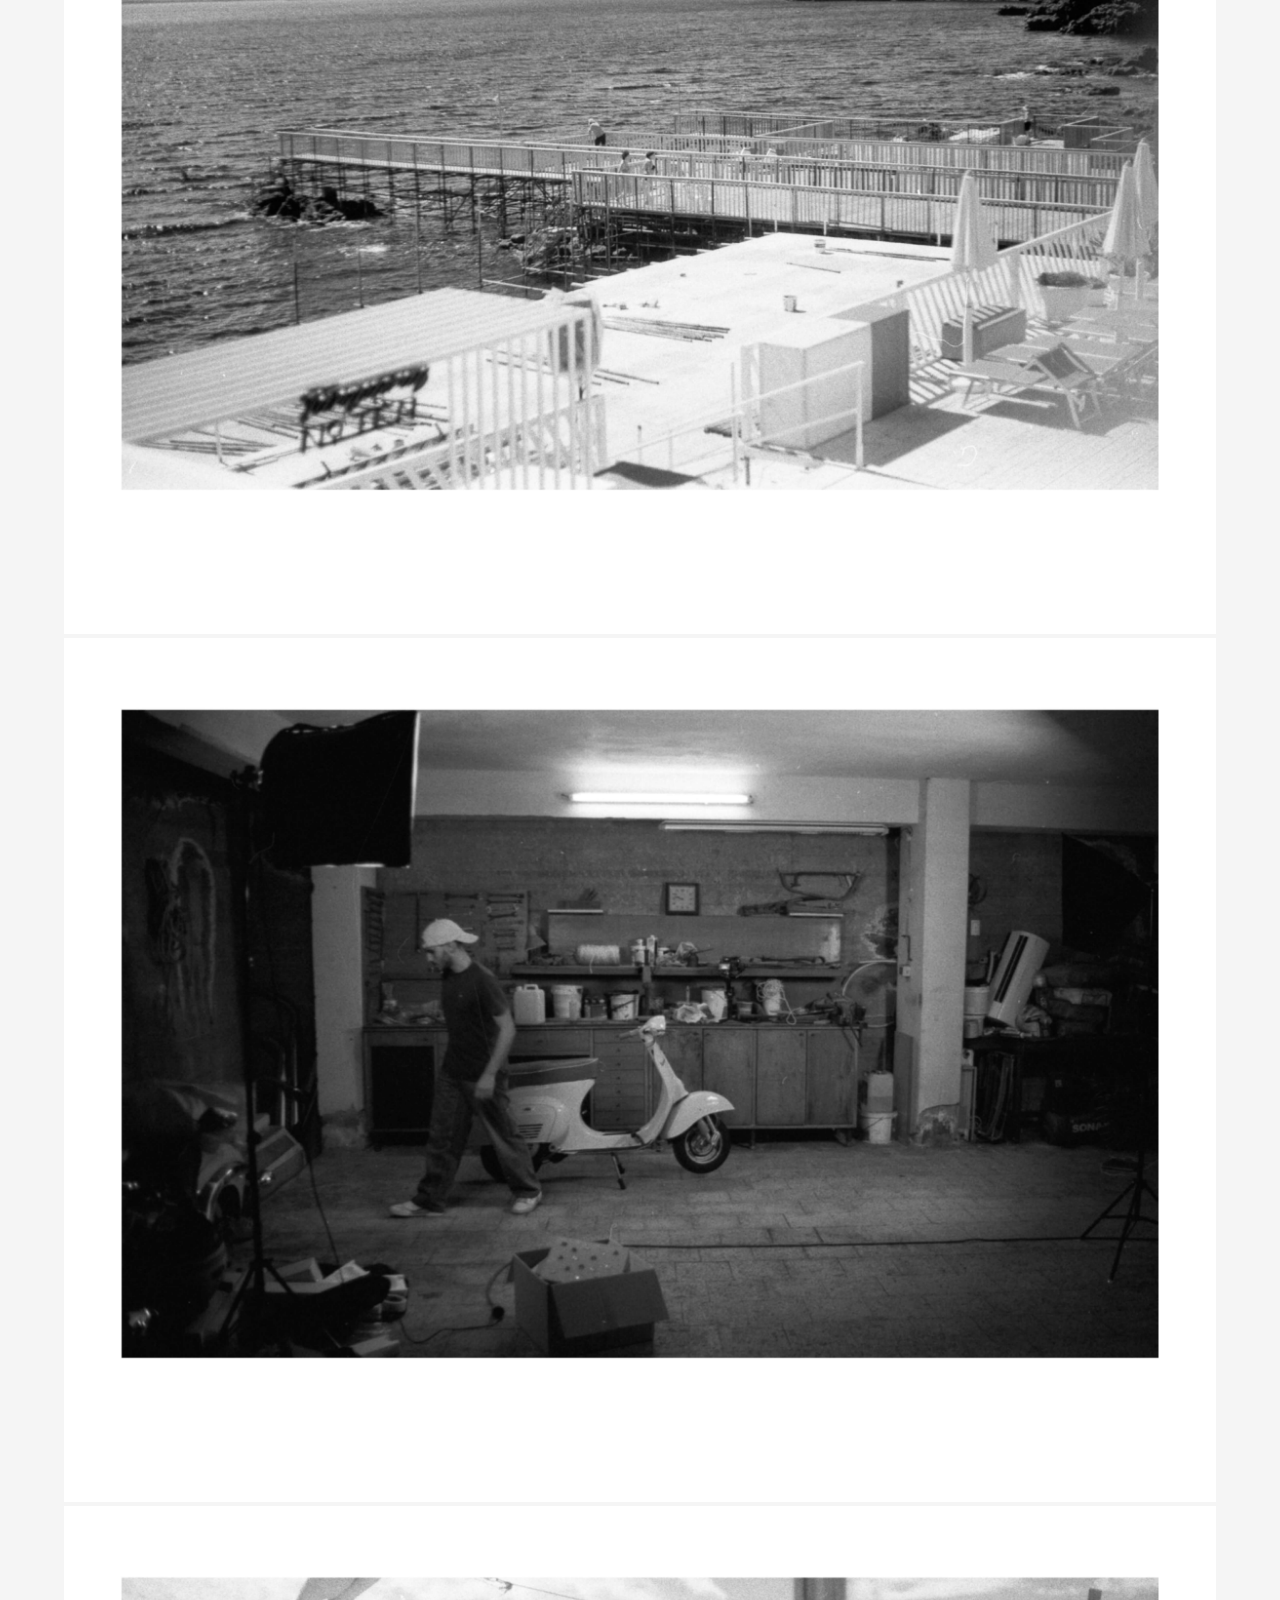
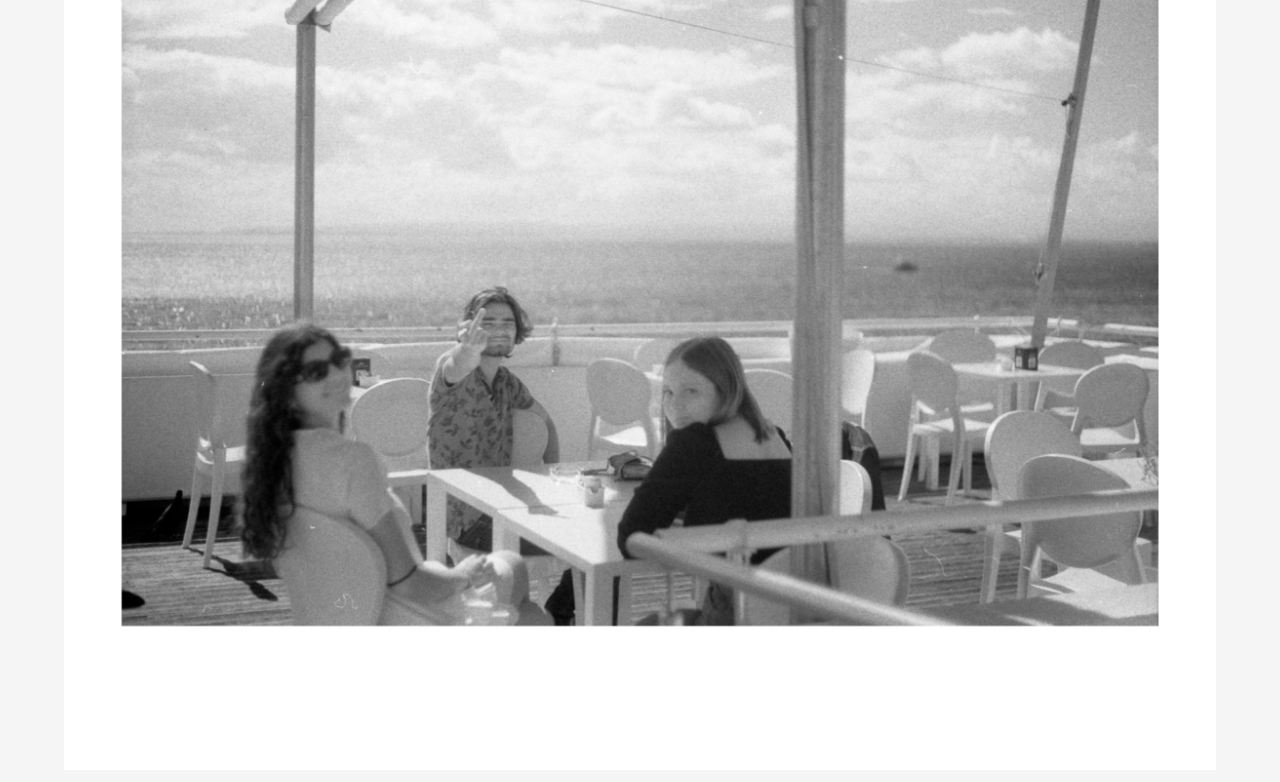
<file: hilfordhp5/hilfordhp5.html>
<!DOCTYPE html>

<html lang="it">
<head>
    <meta charset="UTF-8">
    <meta name="viewport" content="width=device-width, initial-scale=1.0">
    <title>hilford_hp5</title>
    <link rel="icon" type="icon" href="/hilfordhp5/hilfordhp5.css">
    <link rel="stylesheet" href="hilfordhp5.css">
</head>
<body>
    <a href="../index.html" class="back-arrow">&larr;</a>
    <div class="titolo">
        hilford 400 fx super2000
    </div>
    <div class="titolo">
    </div>
    <div class="wrapper">
        <div class="parent"> 
            <div class="div1"> <img loading="eager" src="galleria/1.jpg"> </div> 
            <div class="div2"> <img loading="eager" src="galleria/2.jpg"> </div> 
            <div class="div3"> <img loading="lazy" src="galleria/3.jpg"> </div> 
            <div class="div4"> <img loading="lazy" src="galleria/4.jpg"> </div> 
            <div class="div5"> <img loading="lazy" src="galleria/5.jpg"> </div> 
            <div class="div6"> <img loading="lazy" src="galleria/6.jpg"> </div> 
            <div class="div7"> <img loading="lazy" src="galleria/7.jpg"> </div> 
            <div class="div8"> <img loading="lazy" src="galleria/8.jpg"> </div> 
        </div>
    </div>
</body>
</html>
</file>
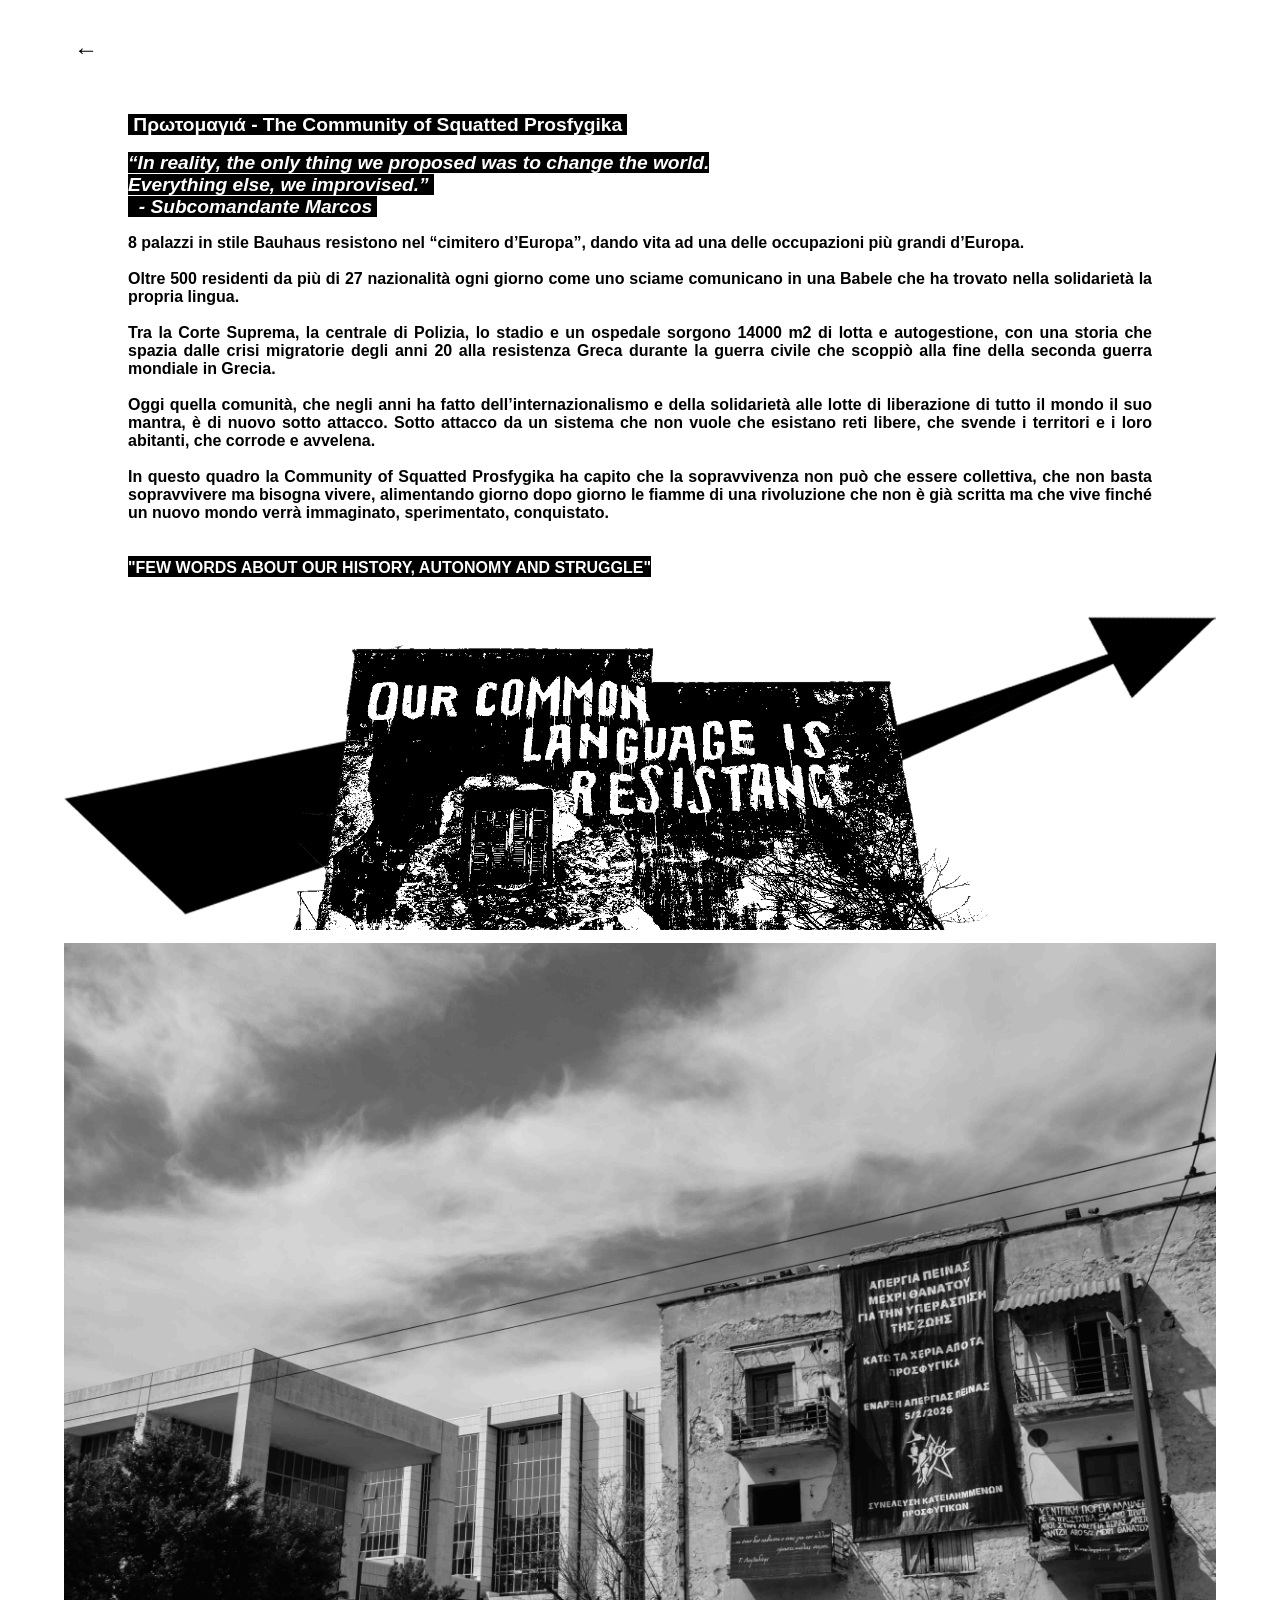
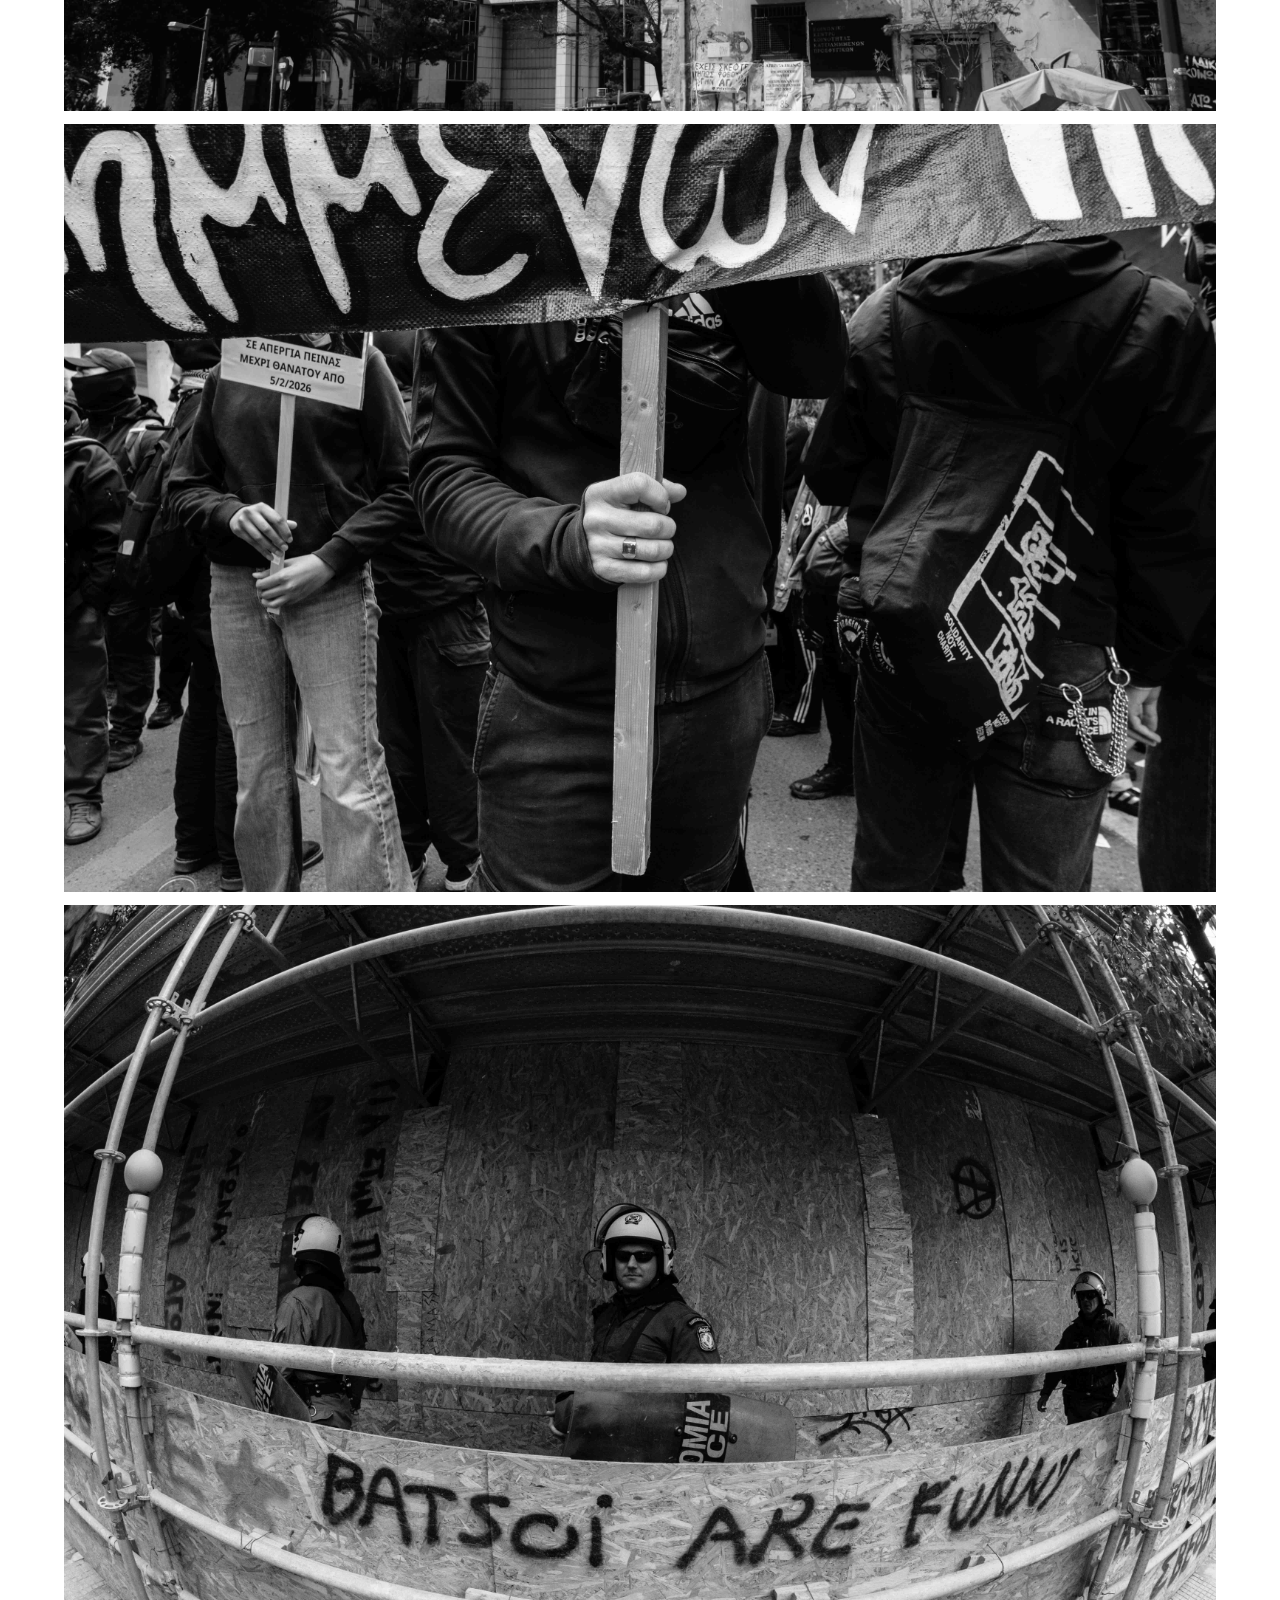
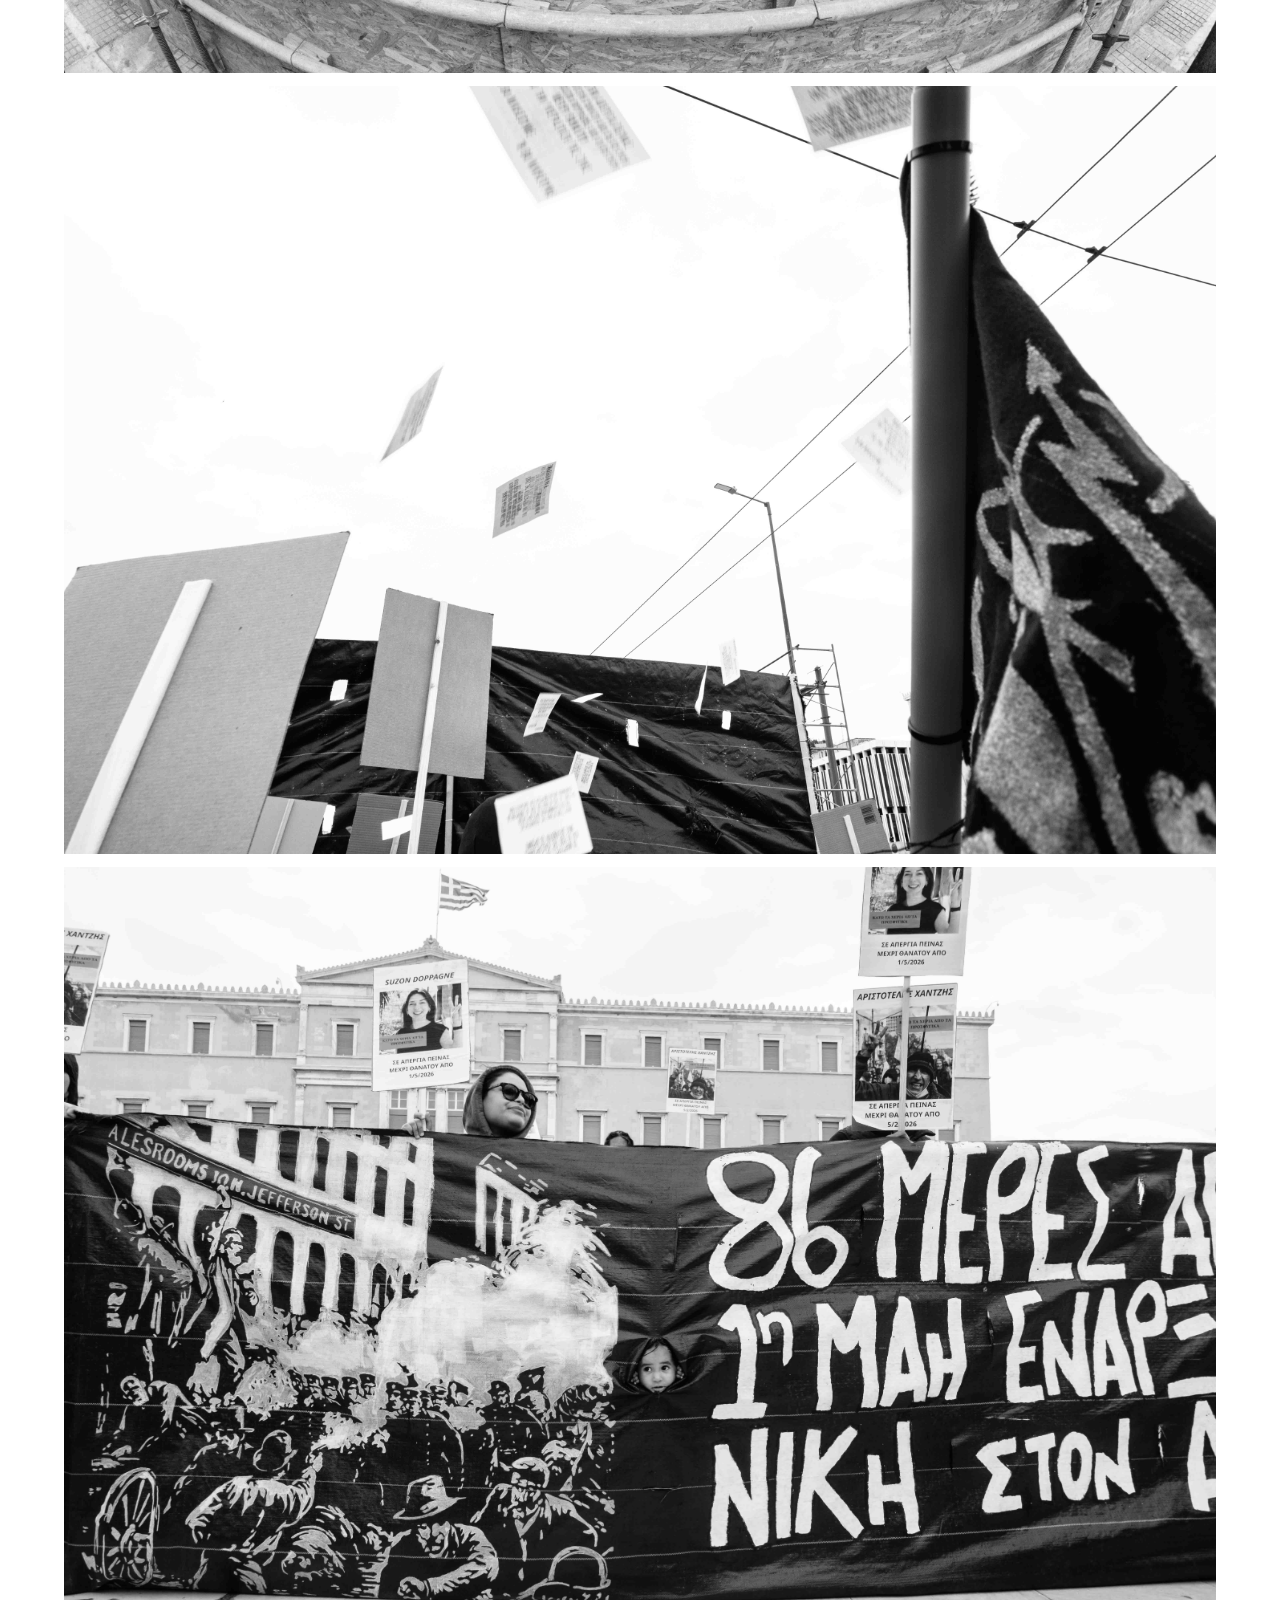
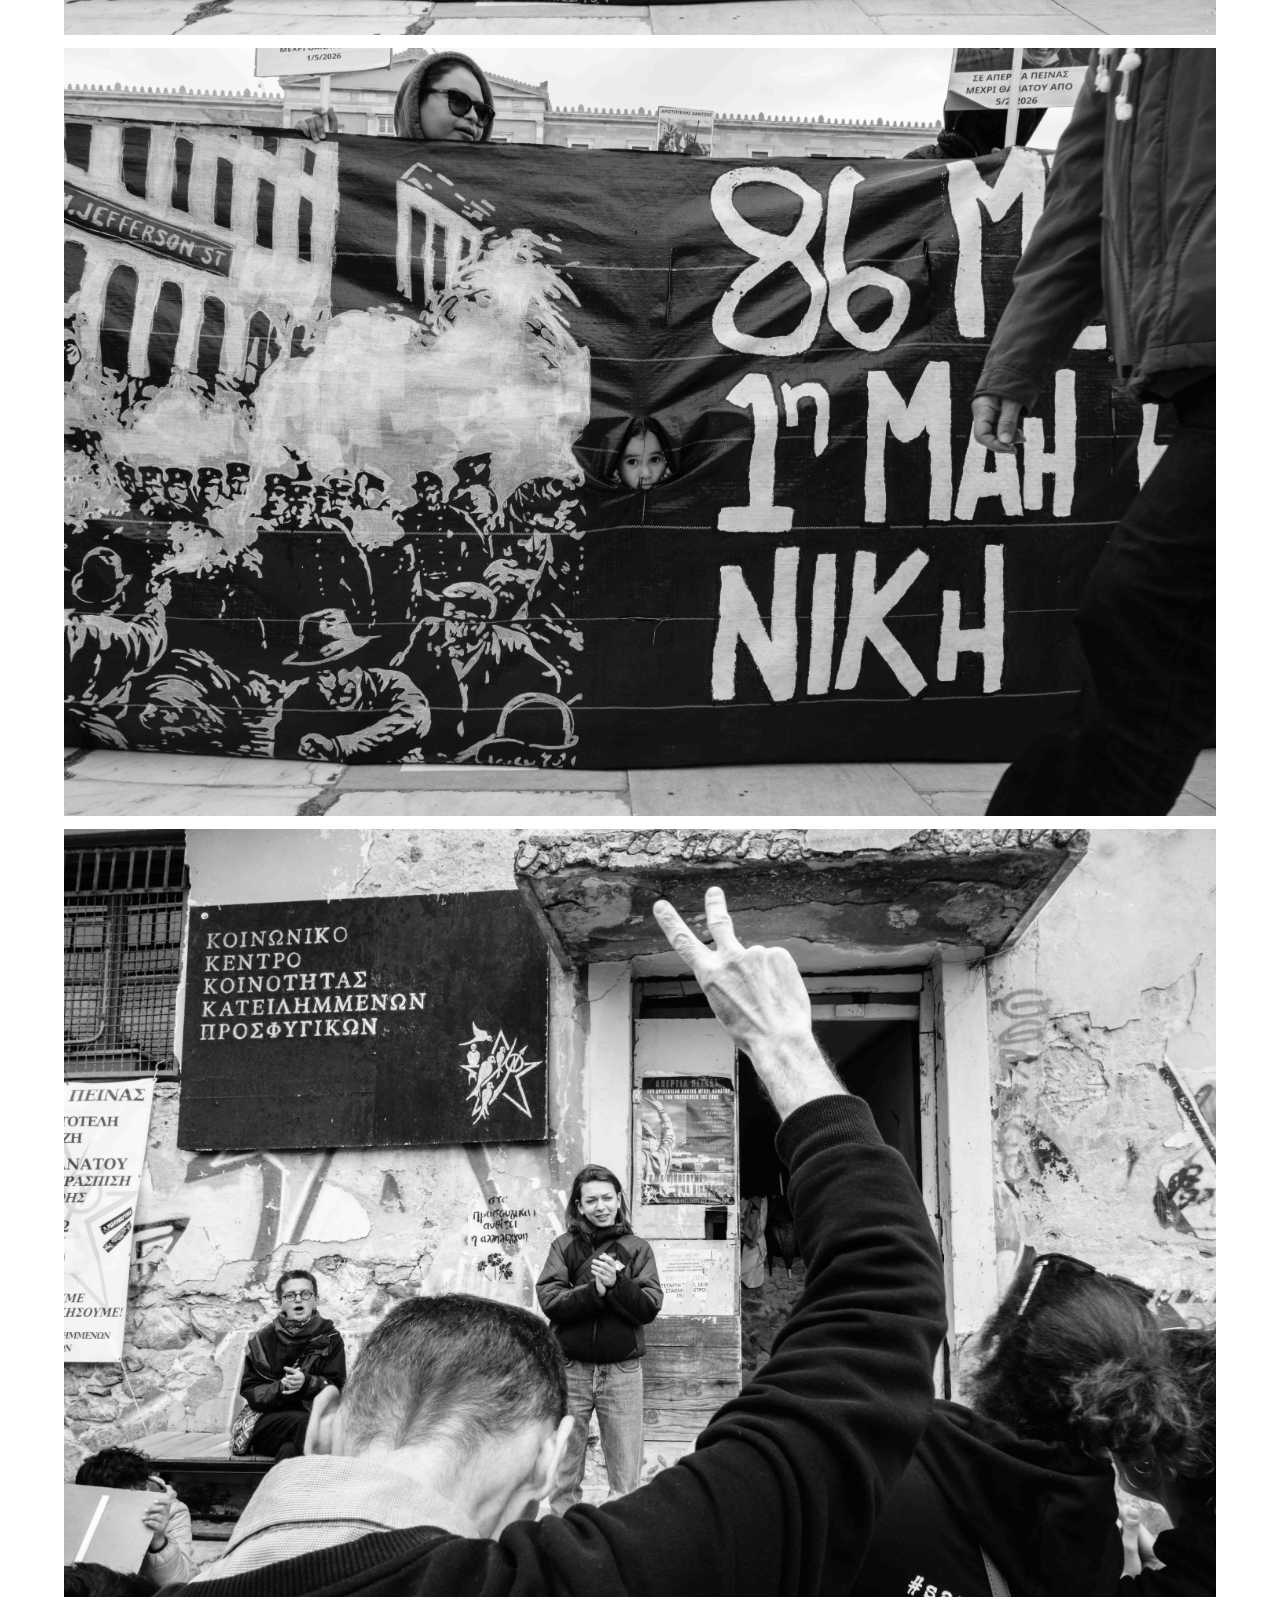
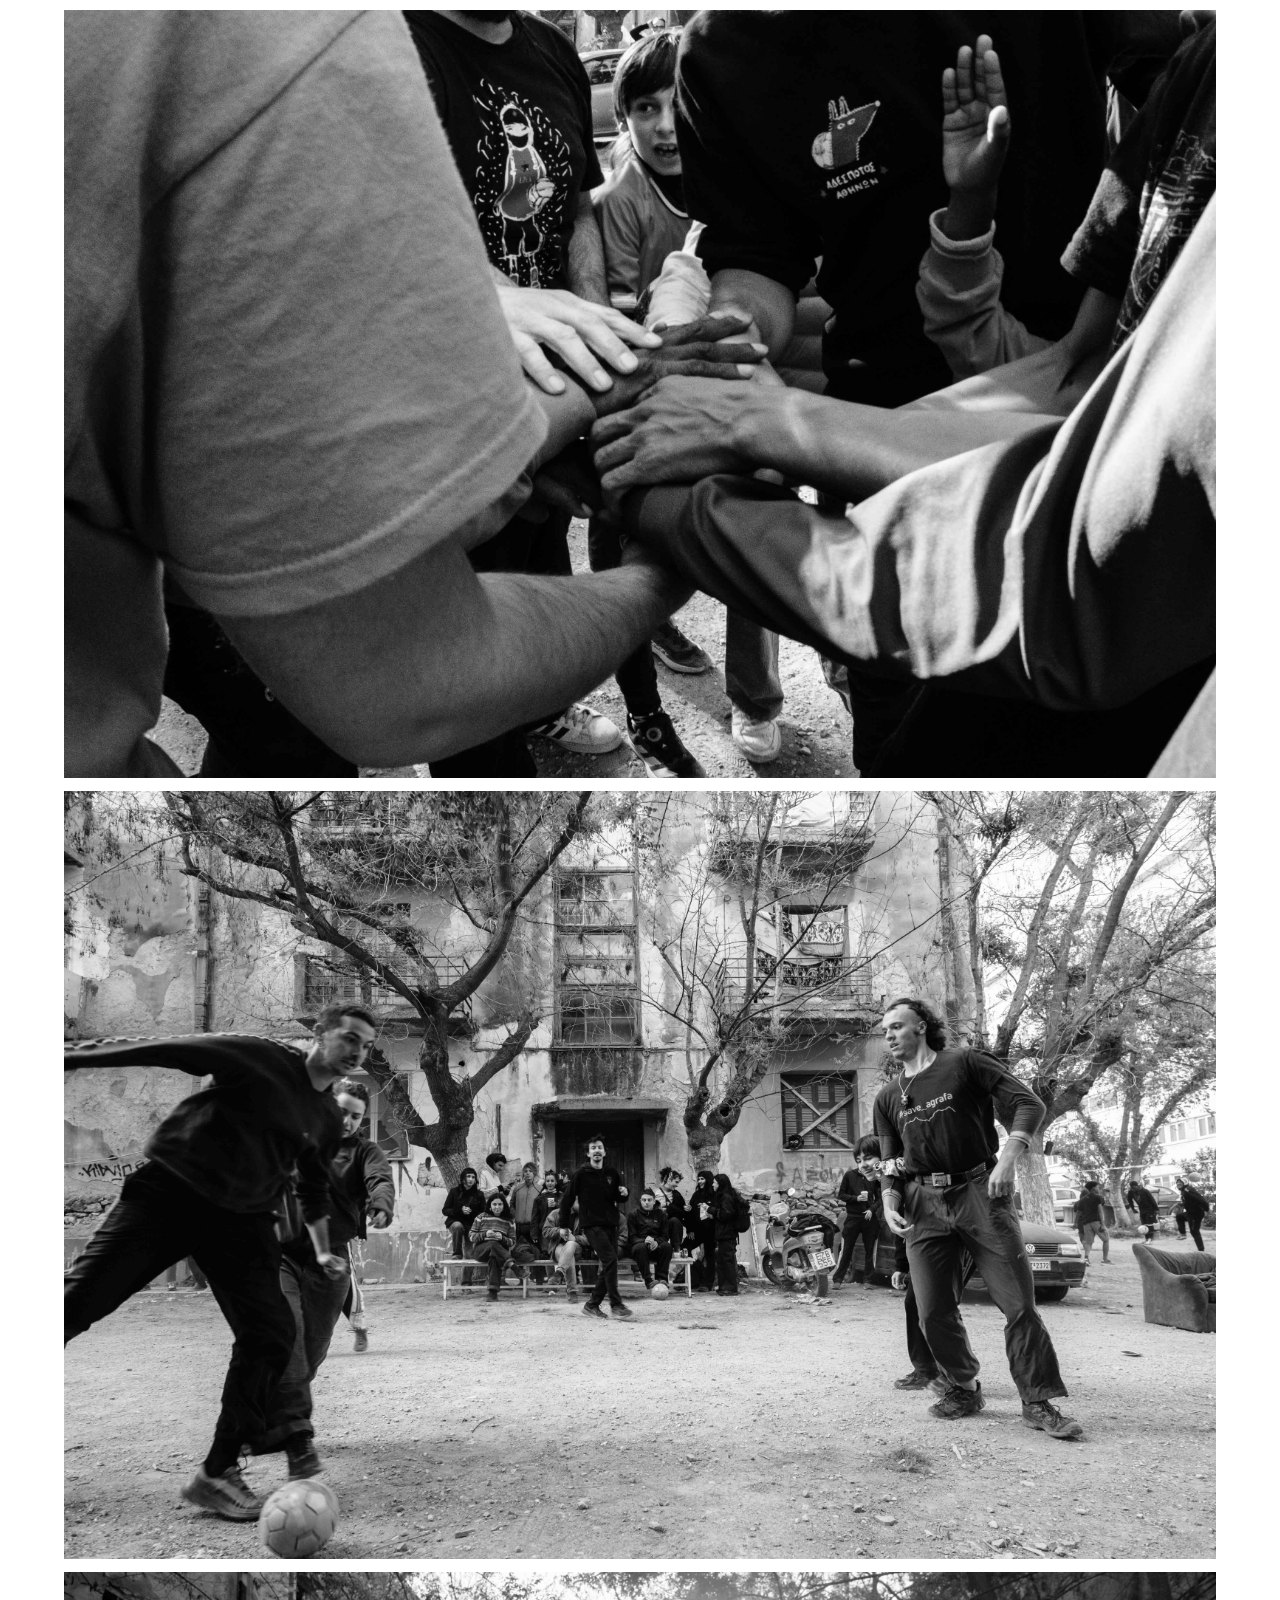
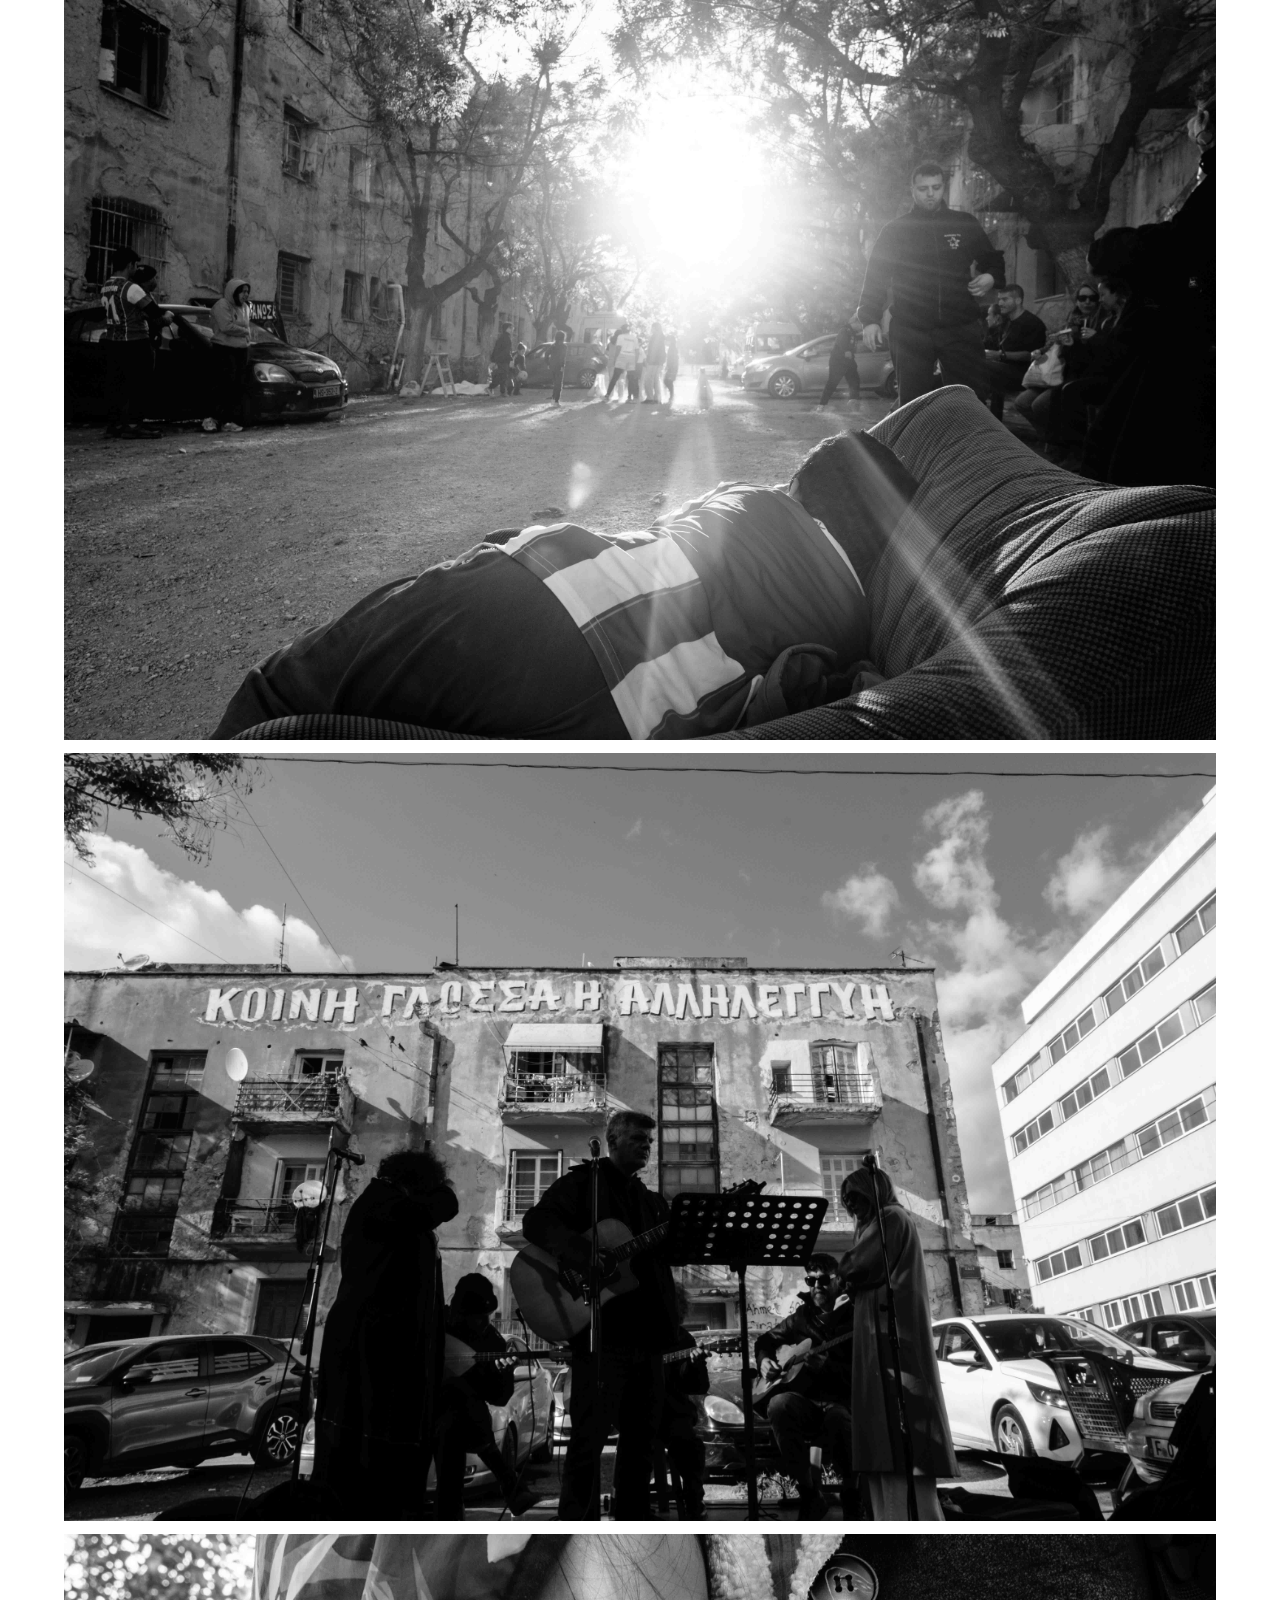
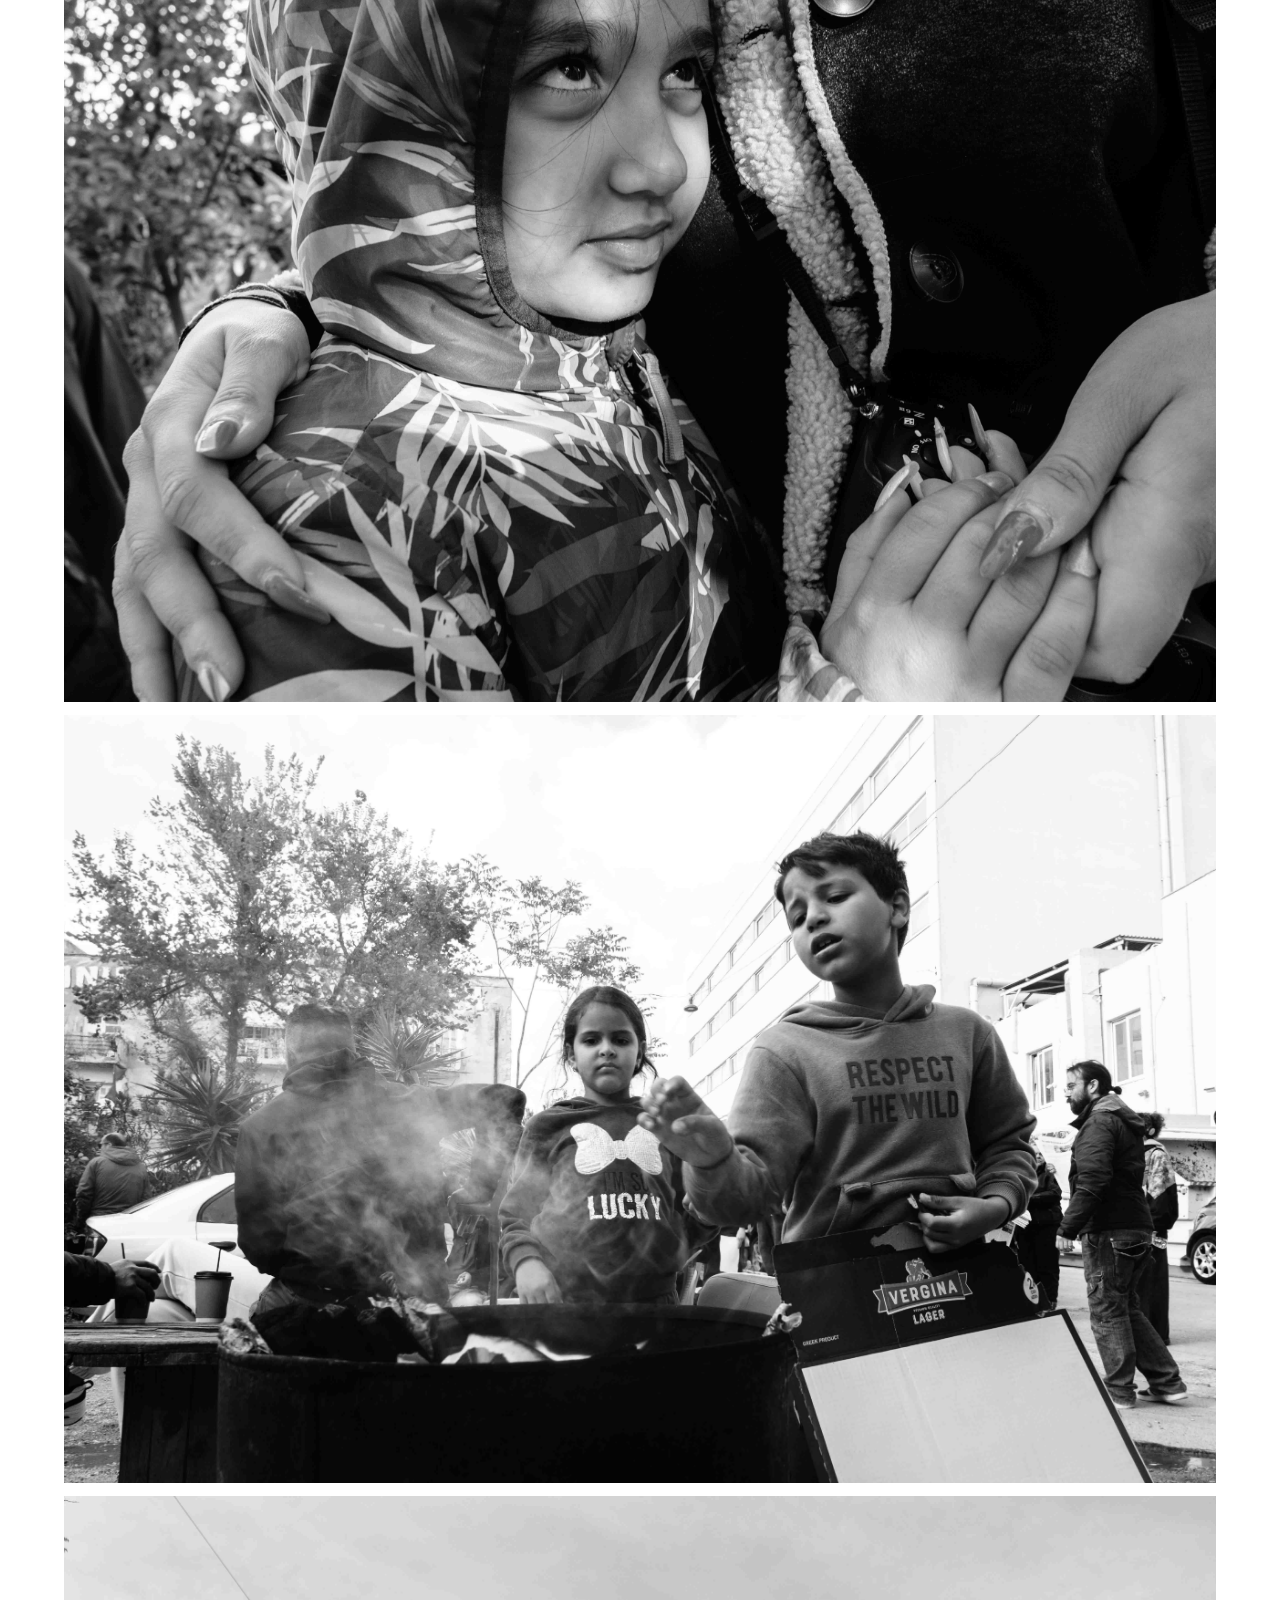
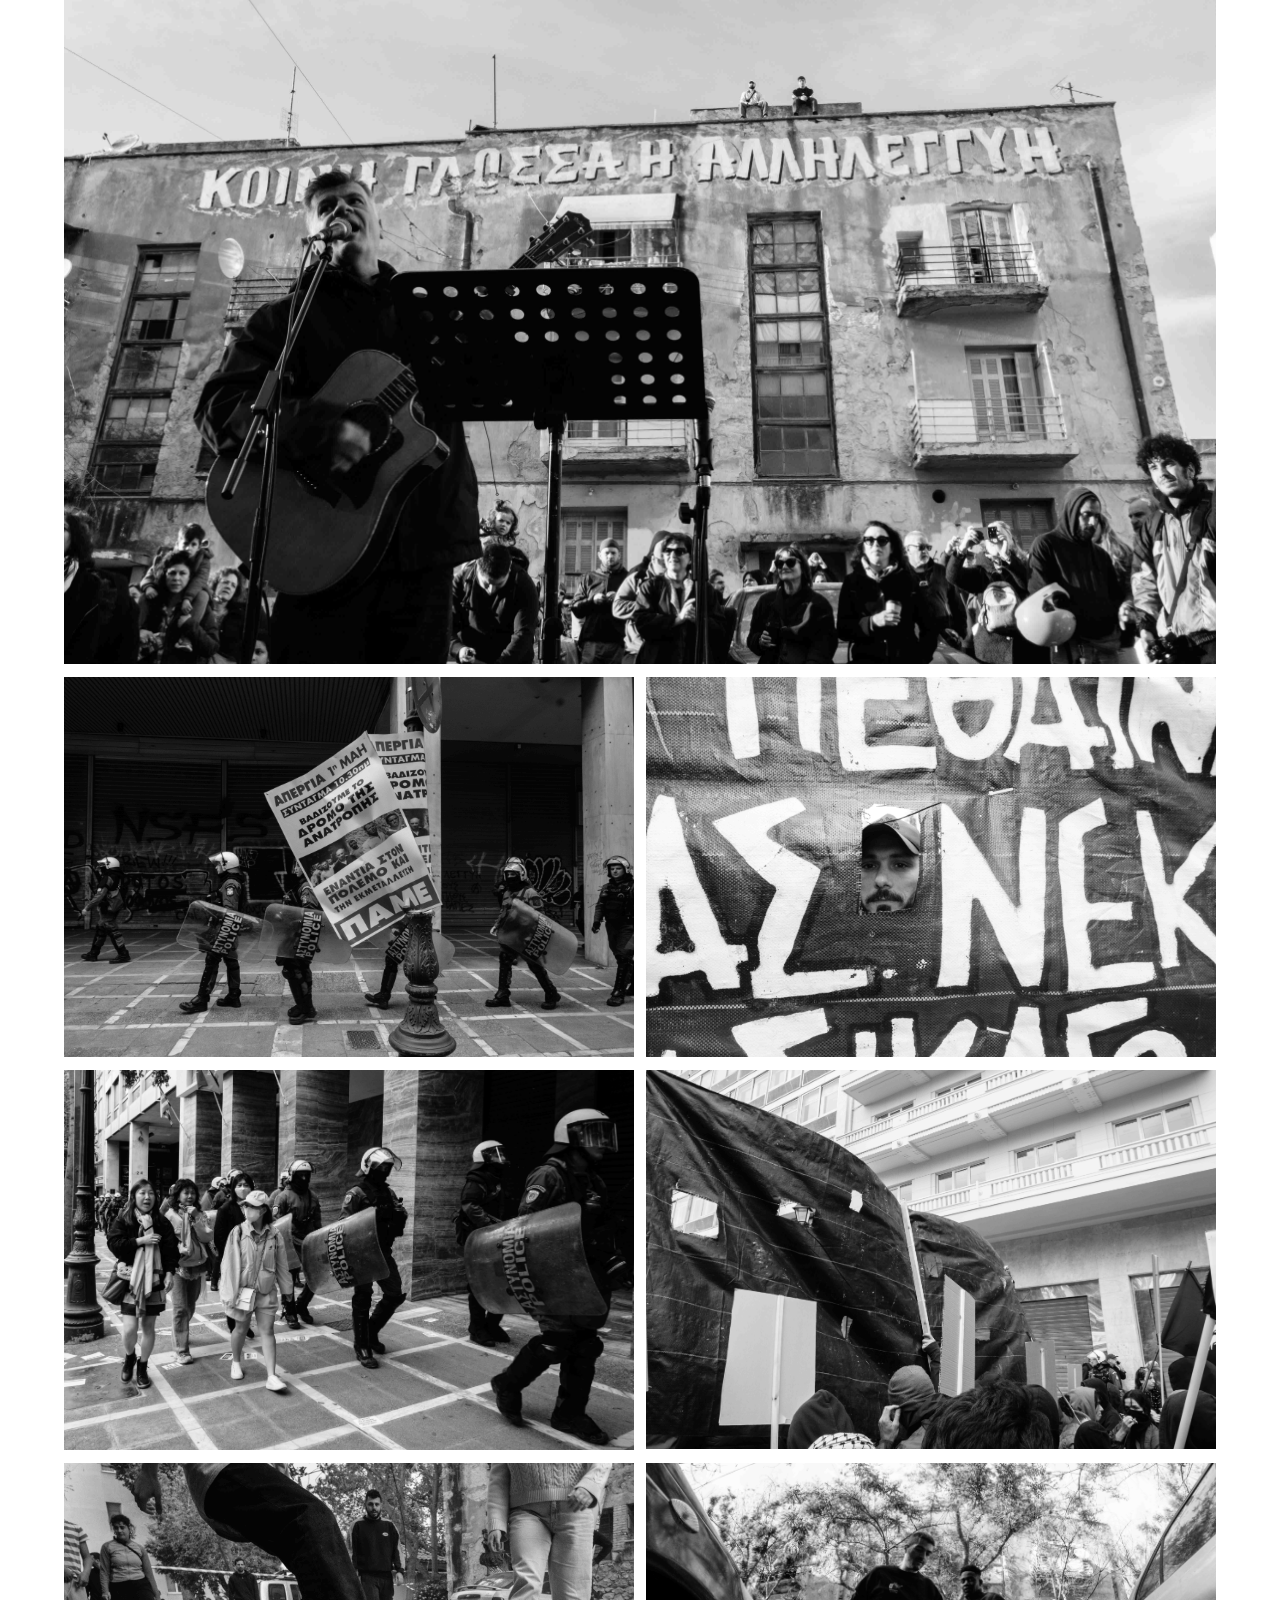
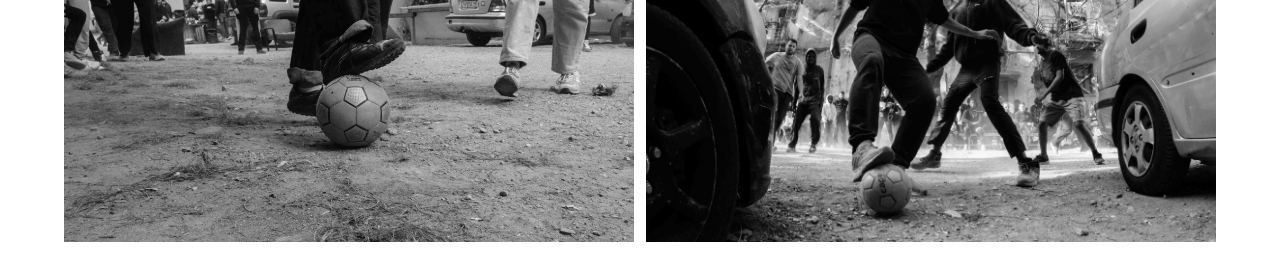
<file: lotta/lotta.html>
<!DOCTYPE html>

<html lang="it">
<head>
    <meta charset="UTF-8">
    <meta name="viewport" content="width=device-width, initial-scale=1.0">
    <title>lotta</title>
    <link rel="icon" type="icon" href="/lotta/icon.ico">
    <link rel="stylesheet" href="lotta.css">
</head>
<body>
    <a href="../index.html" class="back-arrow">&larr;</a>
    <div id="descrizione">
        <p>
            <b>&nbspΠρωτομαγιά - The Community of Squatted Prosfygika&nbsp</b>
        </p>
        <p>
            <b><i>“In reality, the only thing we proposed was to change the world.</i></b><br>
            <b><i>Everything else, we improvised.”&nbsp</i></b><br>
            <b><i>&nbsp - Subcomandante Marcos&nbsp</i></b><br>
        </p>
        <p id="testo">
            8 palazzi in stile Bauhaus resistono nel “cimitero d’Europa”, dando vita ad una delle occupazioni più grandi d’Europa. <br><br>
            Oltre 500 residenti da più di 27 nazionalità ogni giorno come uno sciame comunicano in una Babele che ha trovato nella solidarietà la propria lingua.<br><br>
            Tra la Corte Suprema, la centrale di Polizia, lo stadio e un ospedale sorgono 14000 m2 di lotta e autogestione, con una storia che spazia dalle crisi migratorie degli anni 20 alla resistenza Greca durante la guerra civile che scoppiò alla fine della seconda guerra mondiale in Grecia.<br><br>
            Oggi quella comunità, che negli anni ha fatto dell’internazionalismo e della solidarietà alle lotte di liberazione di tutto il mondo il suo mantra, è di nuovo sotto attacco. Sotto attacco da un sistema che non vuole che esistano reti libere, che svende i territori e i loro abitanti, che corrode e avvelena.<br><br>
            In questo quadro la Community of Squatted Prosfygika ha capito che la sopravvivenza non può che essere collettiva, che non basta sopravvivere ma bisogna vivere, alimentando giorno dopo giorno le fiamme di una rivoluzione che non è già scritta ma che vive finché un nuovo mondo verrà immaginato, sperimentato, conquistato.<br><br>
        </p>

        <b>
            <a href="https://saveprosfygika.gr/wp-content/uploads/2026/03/BROCHURE-OF-THE-COMMUNITY-ENG.pdf" class="read-more">"FEW WORDS ABOUT OUR HISTORY, AUTONOMY AND STRUGGLE"</a>
        </b>
    </div>

    <div class="wrapper">
        <img src="Prosfygika-common-language2.png" alt="">
        <img loading="eager" src="galleria/1.jpg">
        <img loading="eager" src="galleria/2.jpg">
        <img loading="eager" src="galleria/6.jpg">
        <img loading="lazy" src="galleria/8.jpg">
        <img loading="lazy" src="galleria/9.jpg">
        <img loading="lazy" src="galleria/10.jpg">
        <img loading="lazy" src="galleria/11.jpg">
        <img loading="lazy" src="galleria/14.jpg">
        <img loading="lazy" src="galleria/15.jpg">
        <img loading="lazy" src="galleria/16.jpg">
        <img loading="lazy" src="galleria/17.jpg">
        <img loading="lazy" src="galleria/18.jpg">
        <img loading="lazy" src="galleria/19.jpg">
        <img loading="lazy" src="galleria/20.jpg">
        <div class="parent"> 
            <div class="div1">
                <img loading="lazy" src="galleria/3.jpg">
            </div>
            <div class="div2">
                <img loading="lazy" src="galleria/4.jpg">
            </div>
        </div>
        <div class="parent"> 
            <div class="div1">
                <img loading="lazy" src="galleria/5.jpg">
            </div>
            <div class="div2">
                <img loading="lazy" src="galleria/7.jpg">
            </div>
        </div>
        <div class="parent"> 
            <div class="div1">
                <img loading="lazy" src="galleria/12.jpg">
            </div>
            <div class="div2">
                <img loading="lazy" src="galleria/13.jpg">
            </div>
        </div>

    </div>
</body>
</html>
</file>
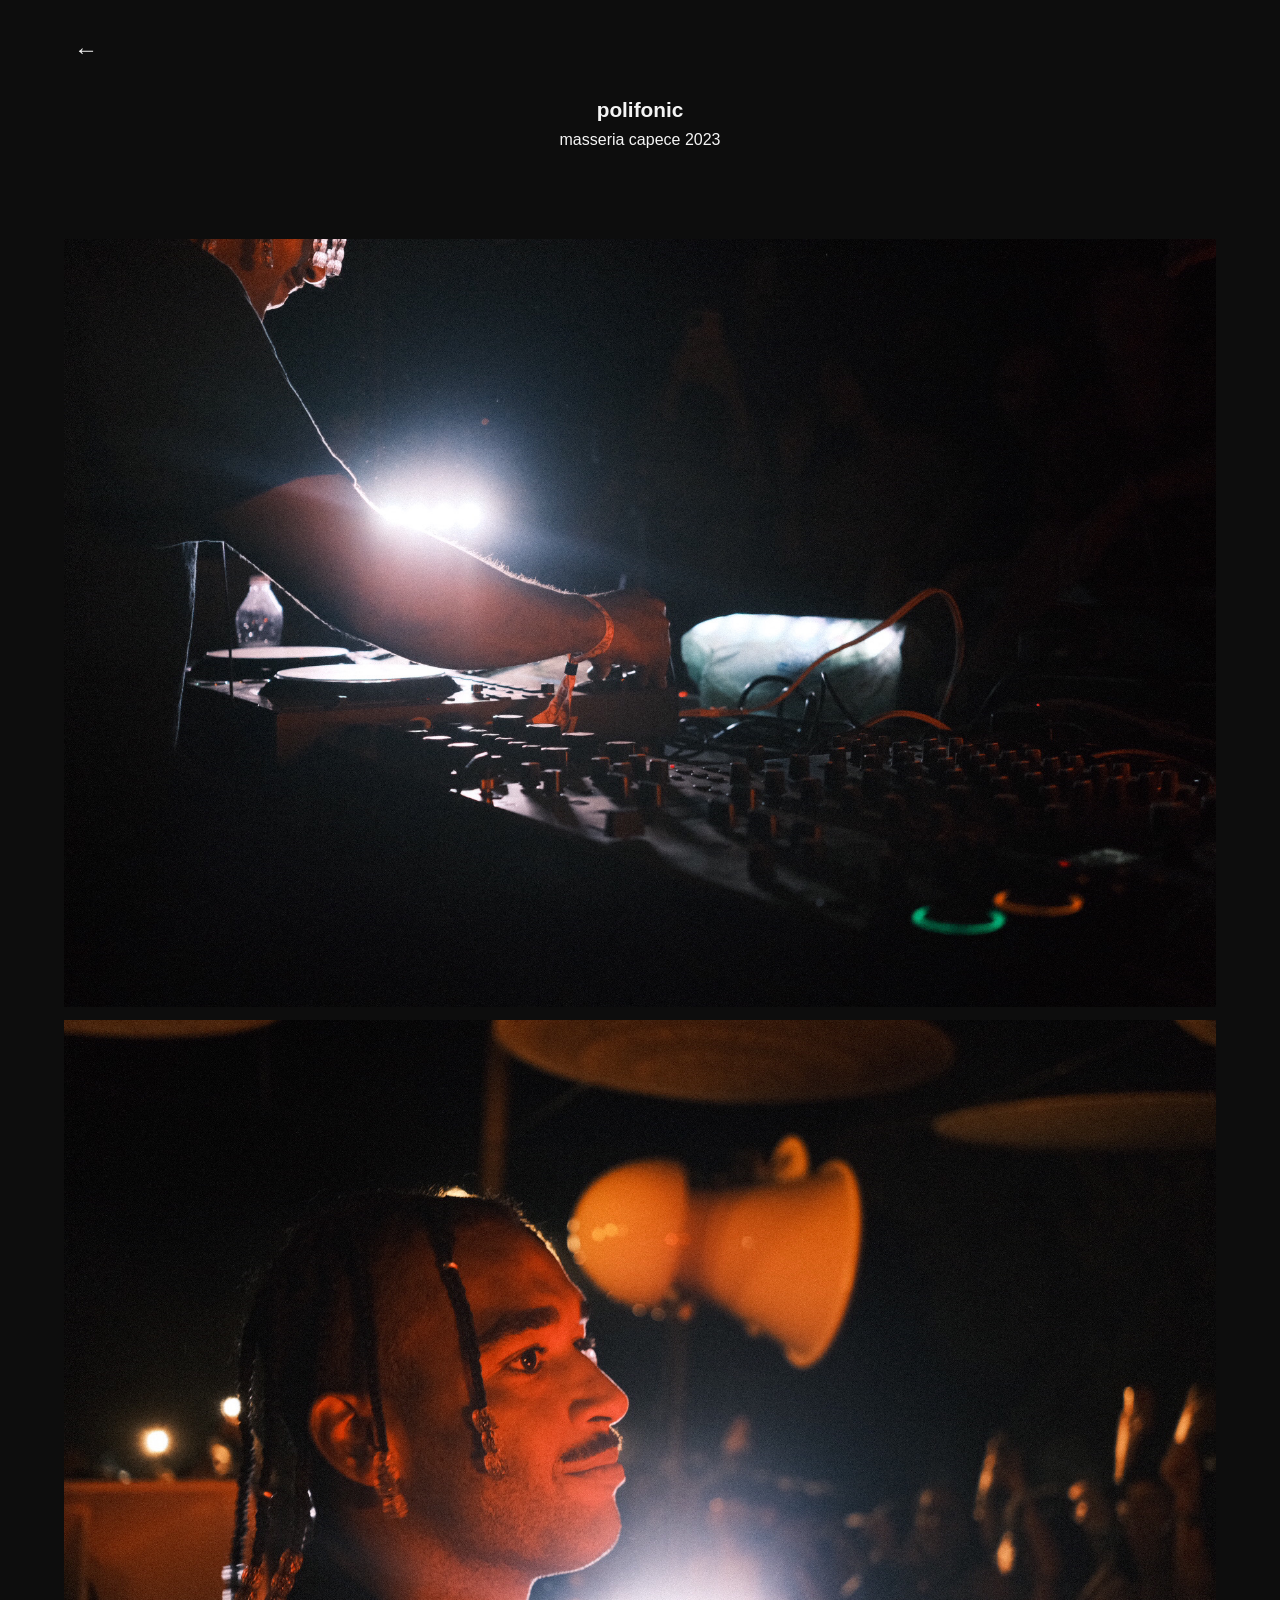
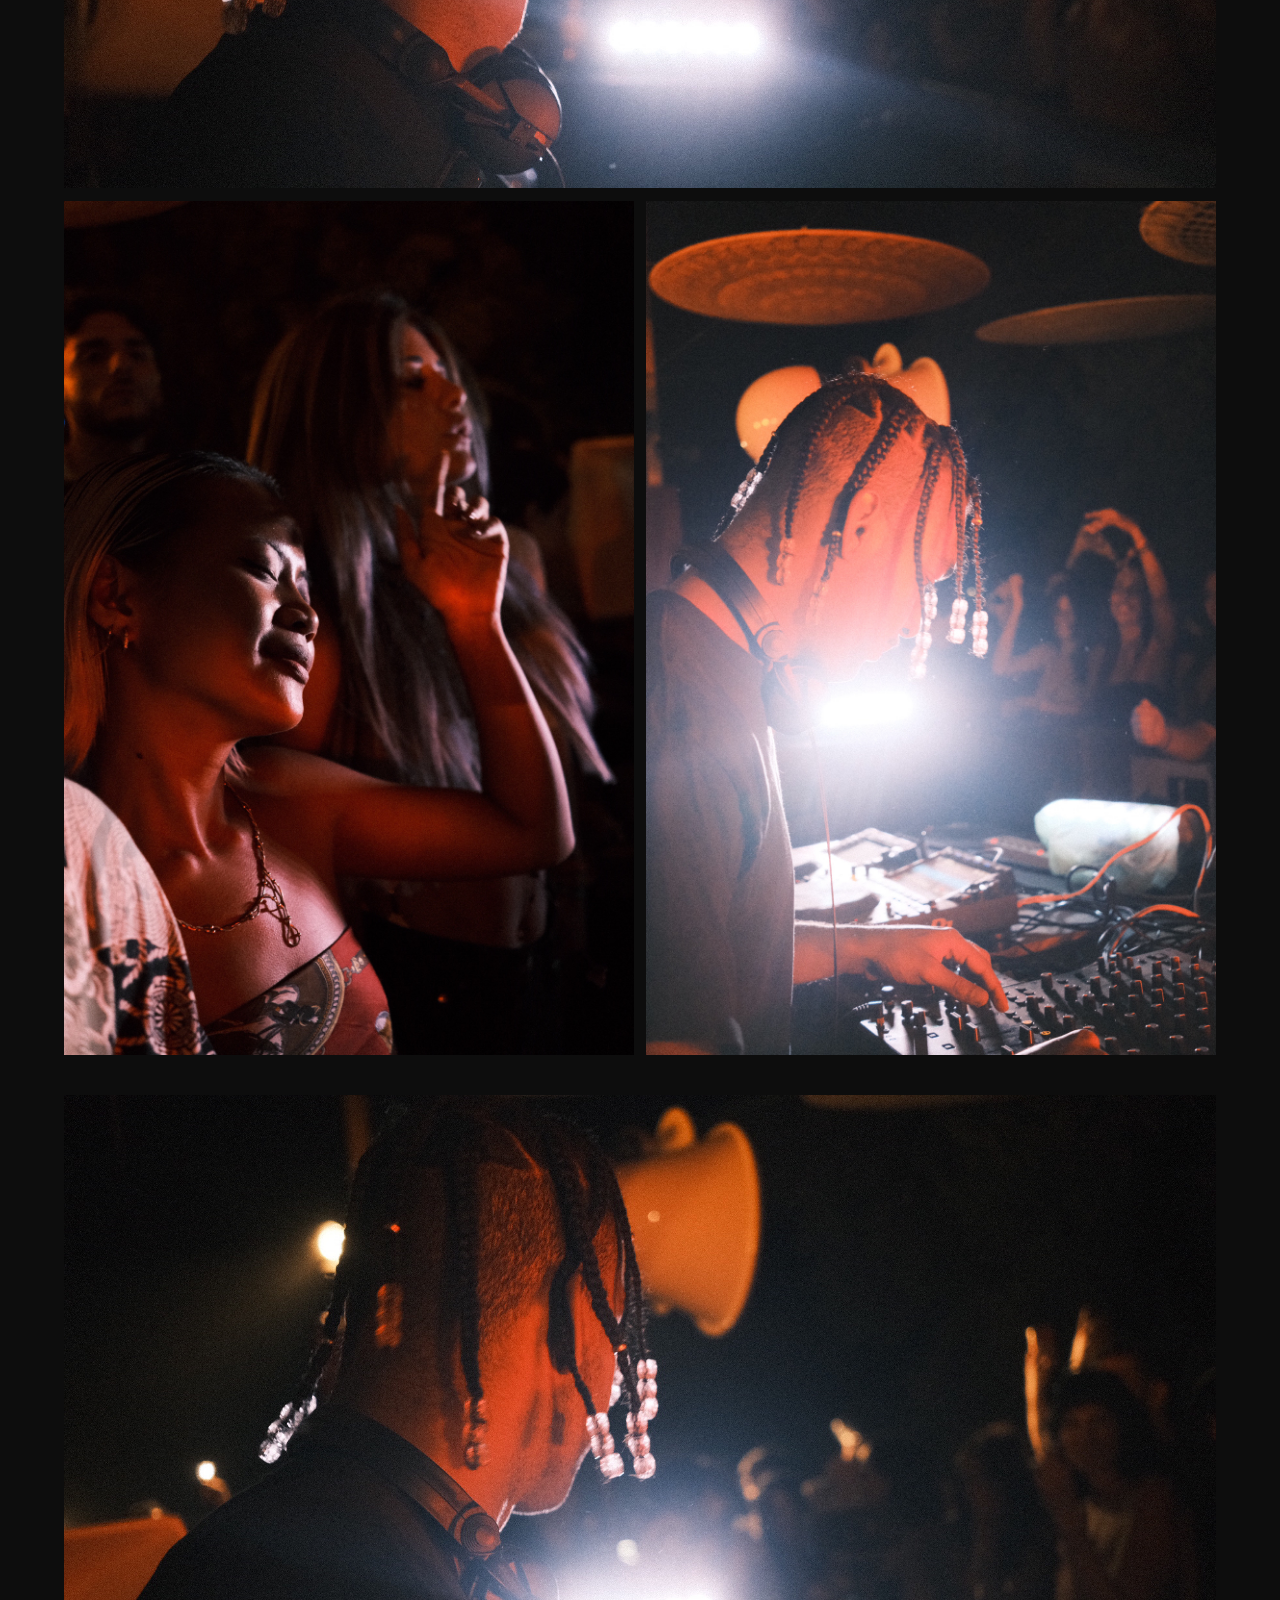
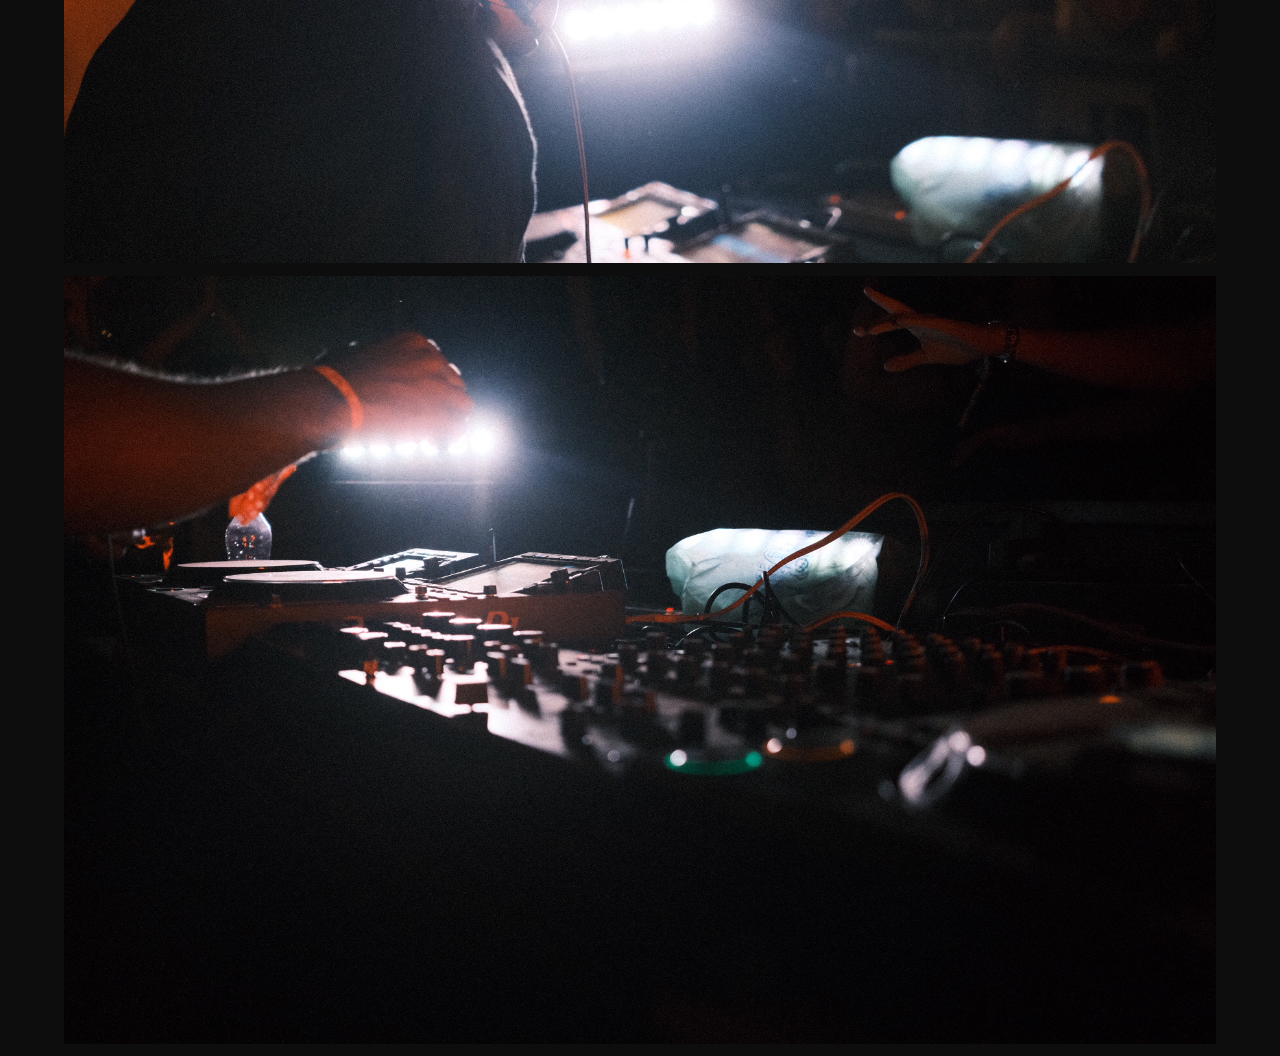
<file: polifonic/polifonic.html>
<!DOCTYPE html>

<html lang="it">
<head>
    <meta charset="UTF-8">
    <meta name="viewport" content="width=device-width, initial-scale=1.0">
    <title>polifonic</title>
    <link rel="icon" type="icon" href="/adjango/icon.ico">
    <link rel="stylesheet" href="polifonic.css">
</head>
<body>
    <a href="../index.html" class="back-arrow">&larr;</a>
    <div class="titolo">
        polifonic
    </div>
    <div class="titolo" id="sotto">
        masseria capece 2023
    </div>
    <div class="wrapper">
        <div class="parent"> 
            <div class="div1"> <img loading="eager" src="galleria/1.jpg"> </div> 
            <div class="div2"> <img loading="eager" src="galleria/2.jpg"> </div> 
            <div class="div3"> <img loading="lazy" src="galleria/3.jpg"> </div> 
            <div class="div4"> <img loading="lazy" src="galleria/4.jpg"> </div> 
            <div class="div8"> <img loading="lazy" src="galleria/8.jpg"> </div> 
            <div class="div9"> <img loading="lazy" src="galleria/9.jpg"> </div> 
        </div>
    </div>
</body>
</html>
</file>
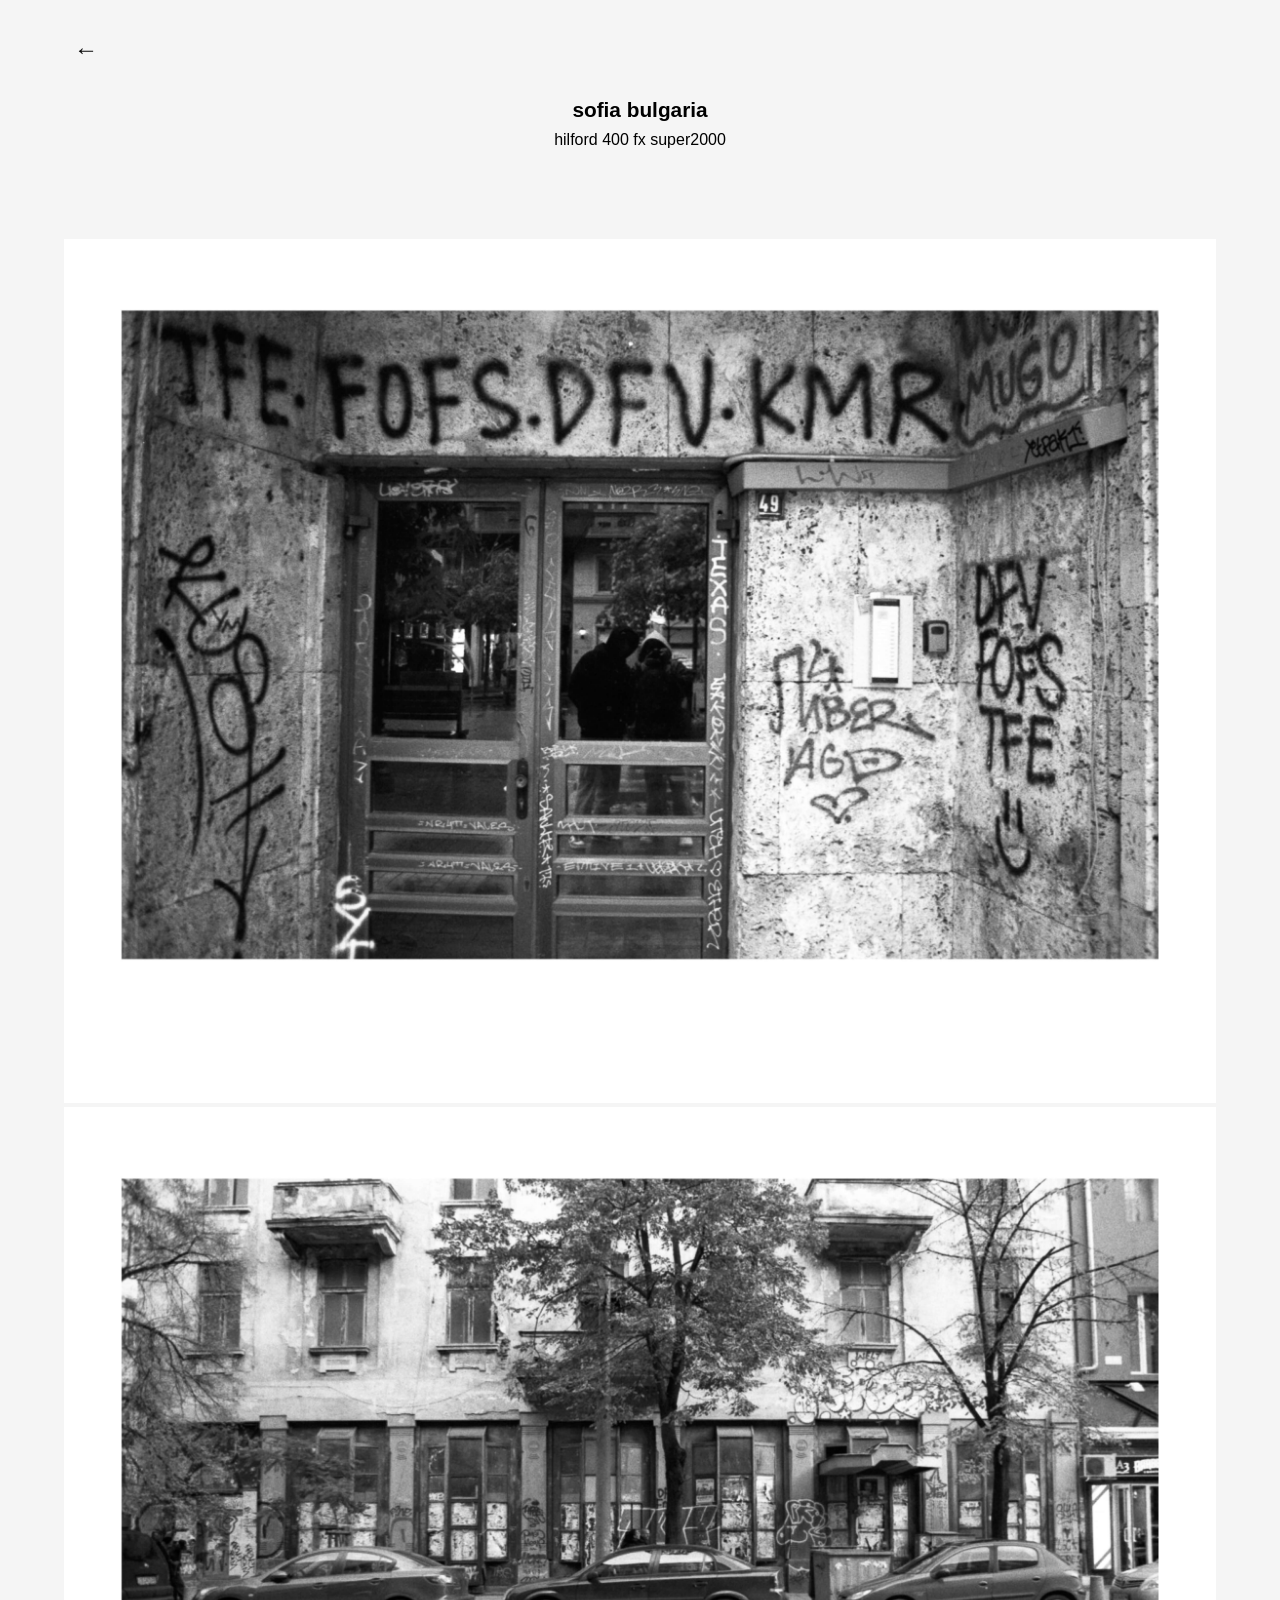
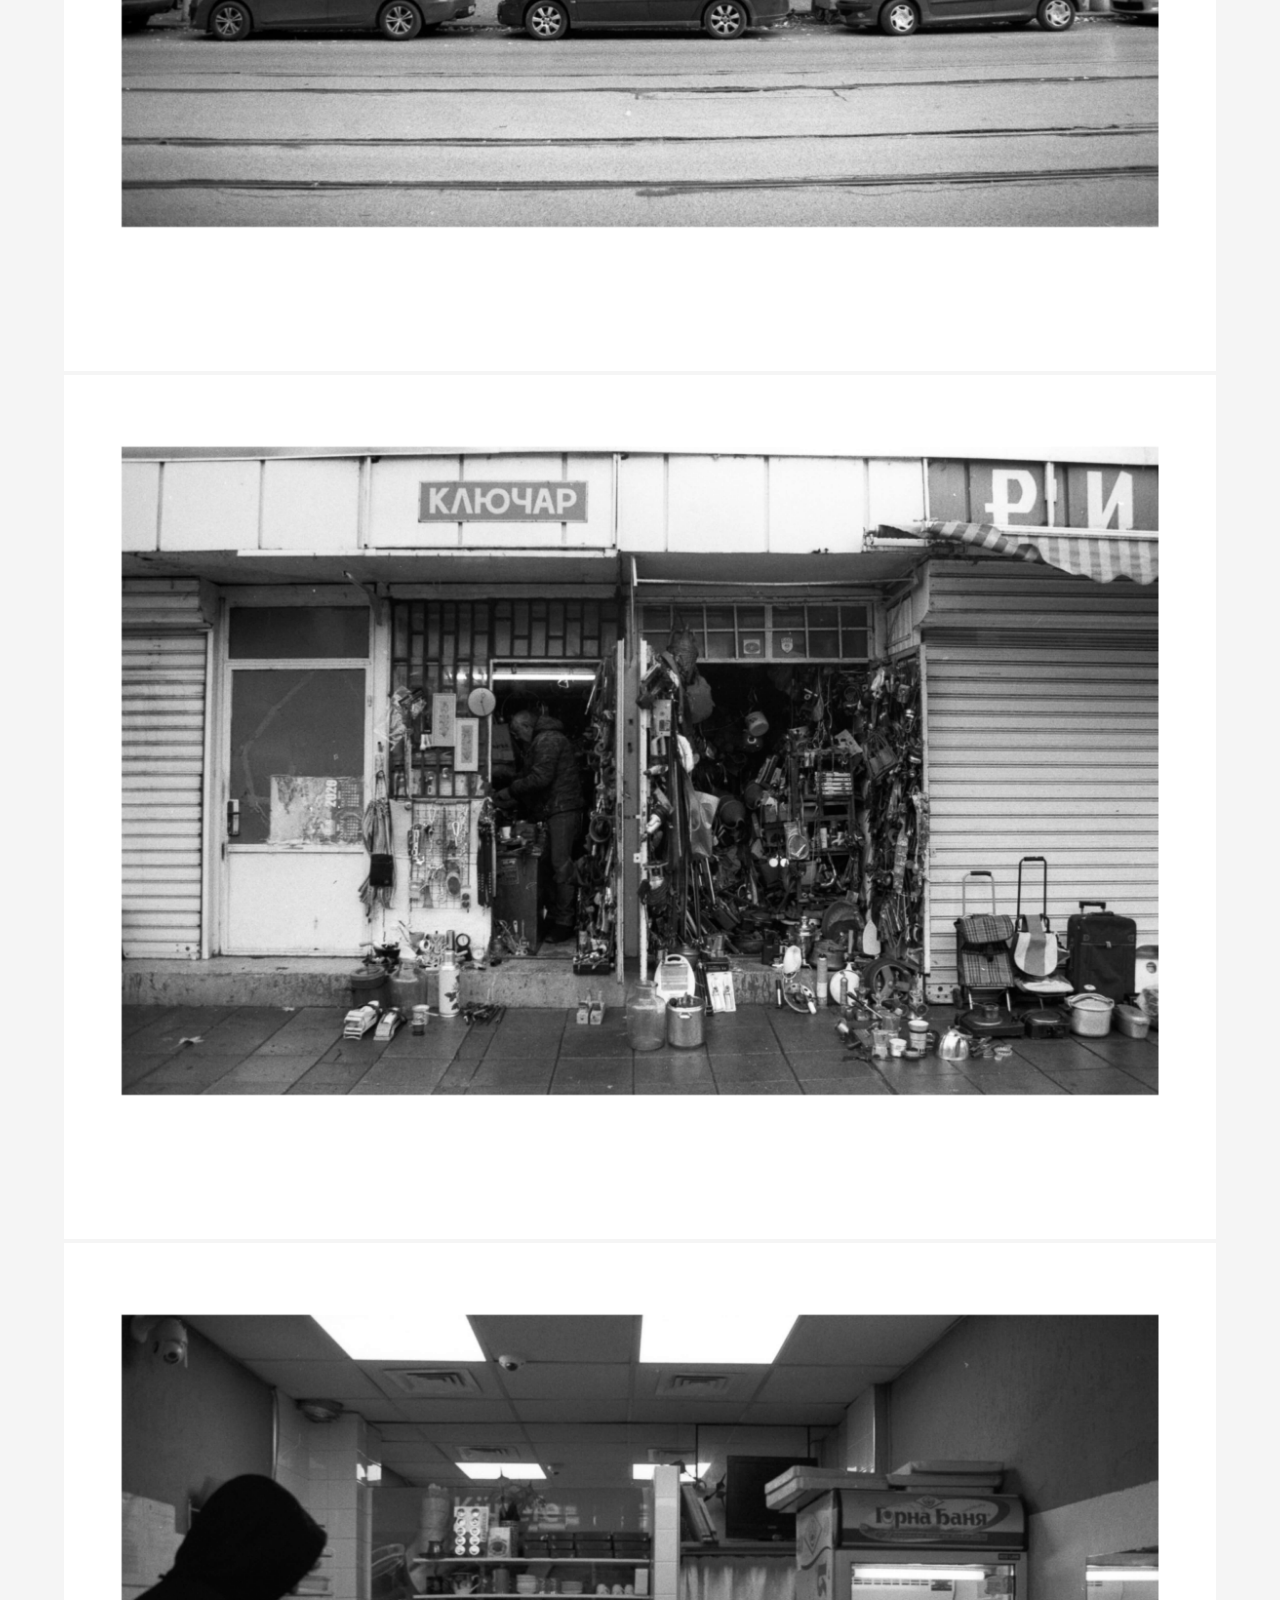
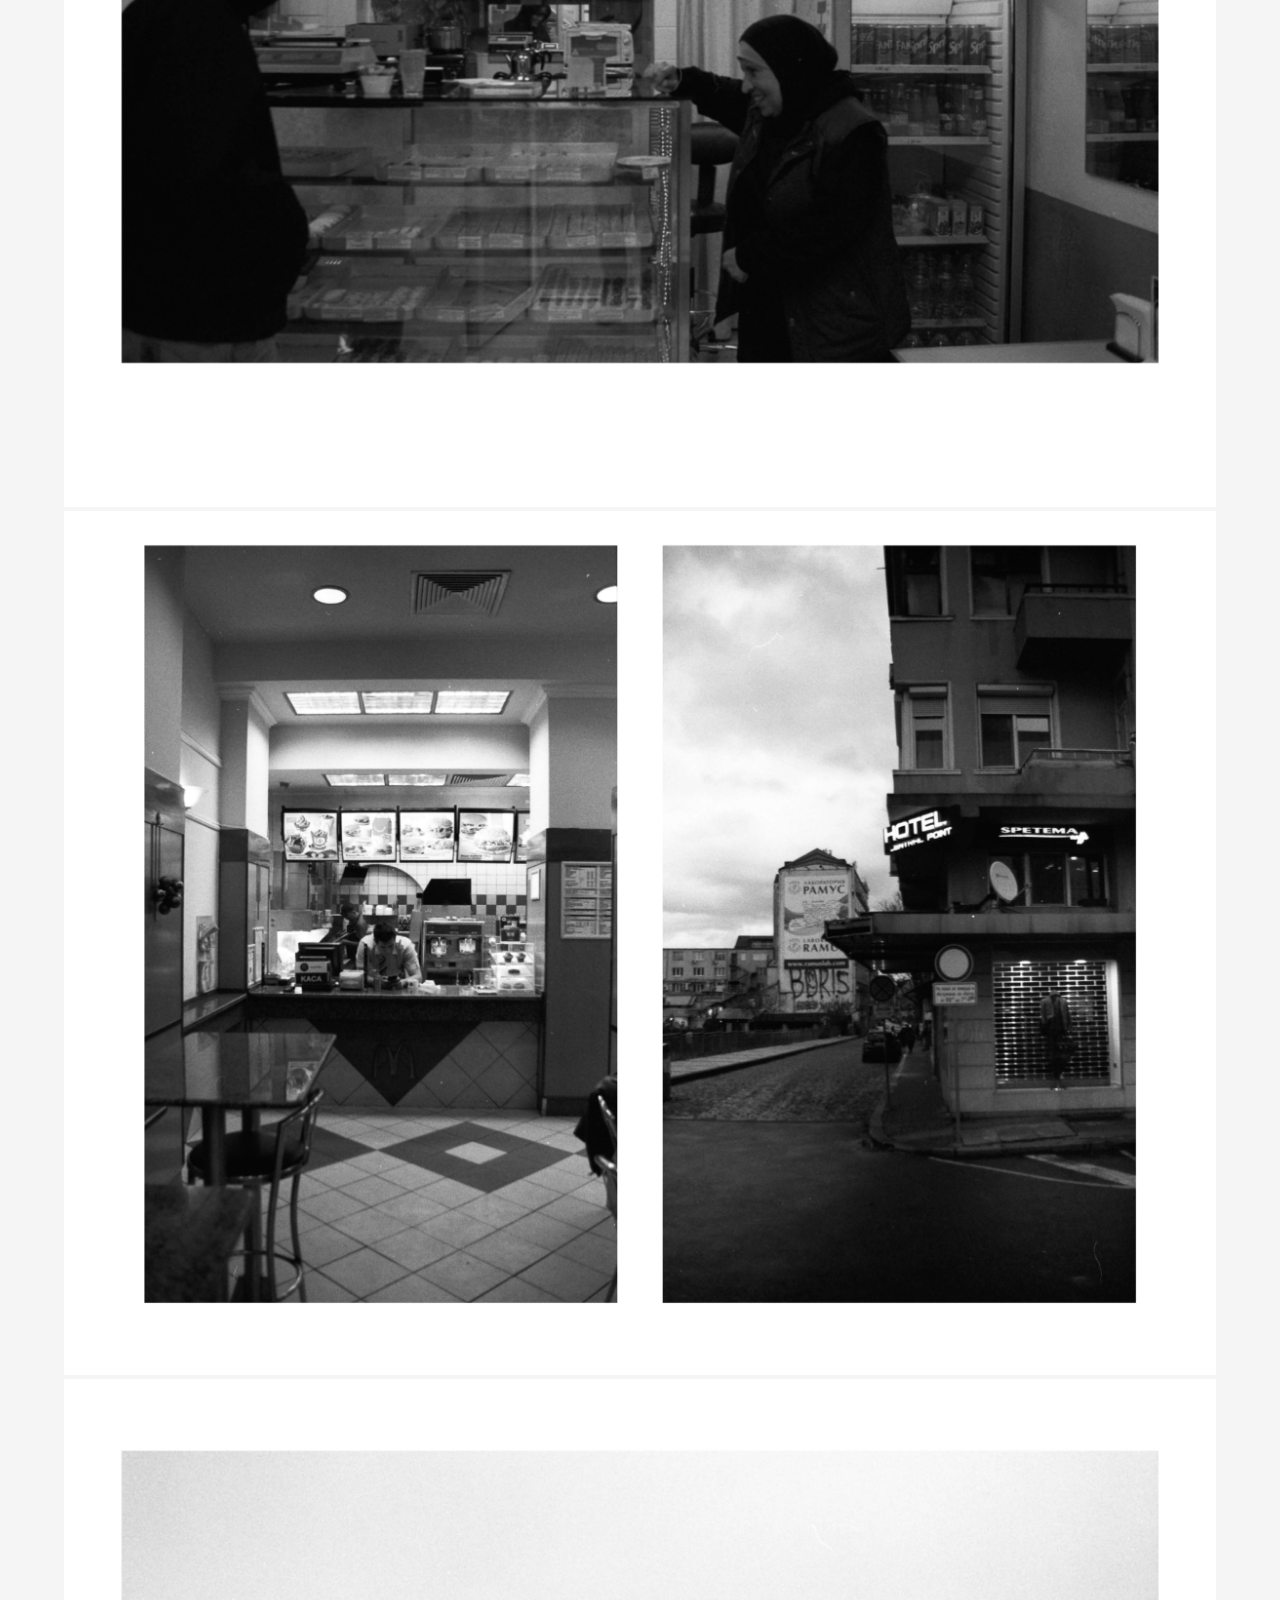
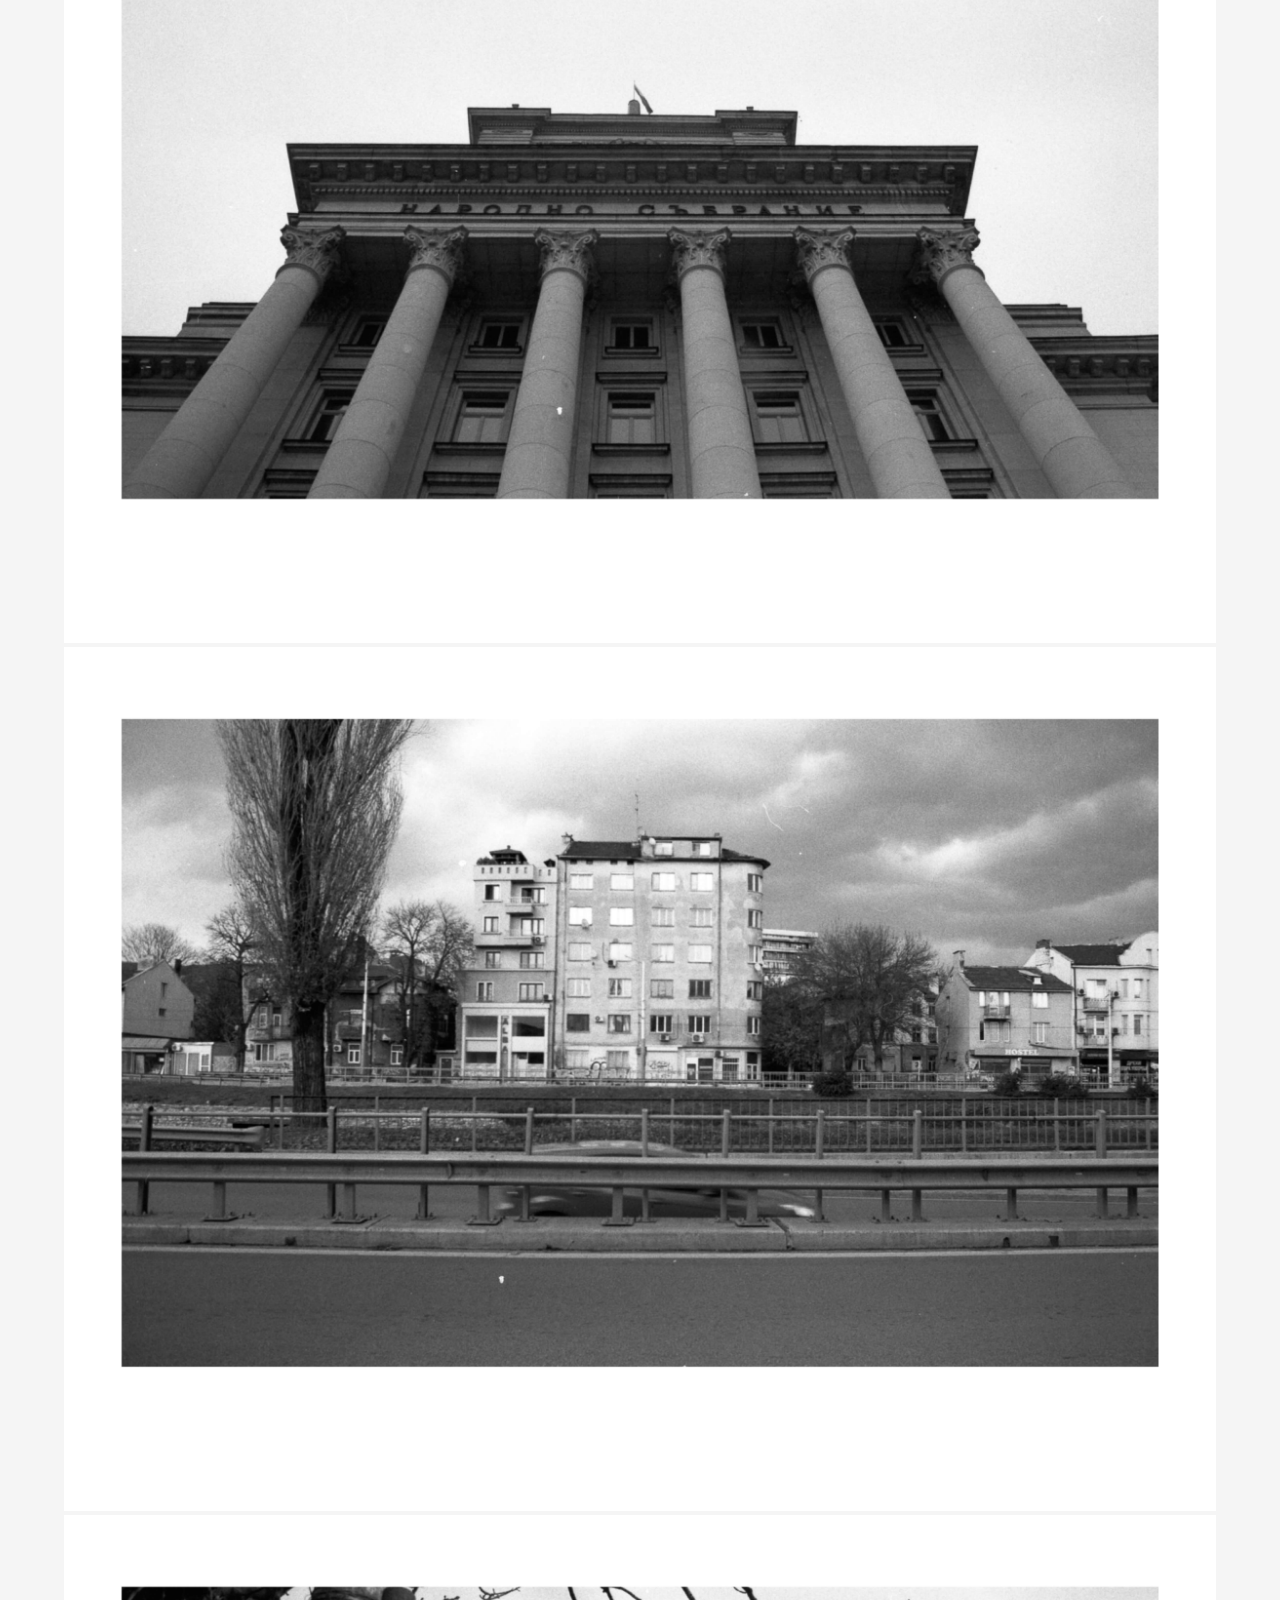
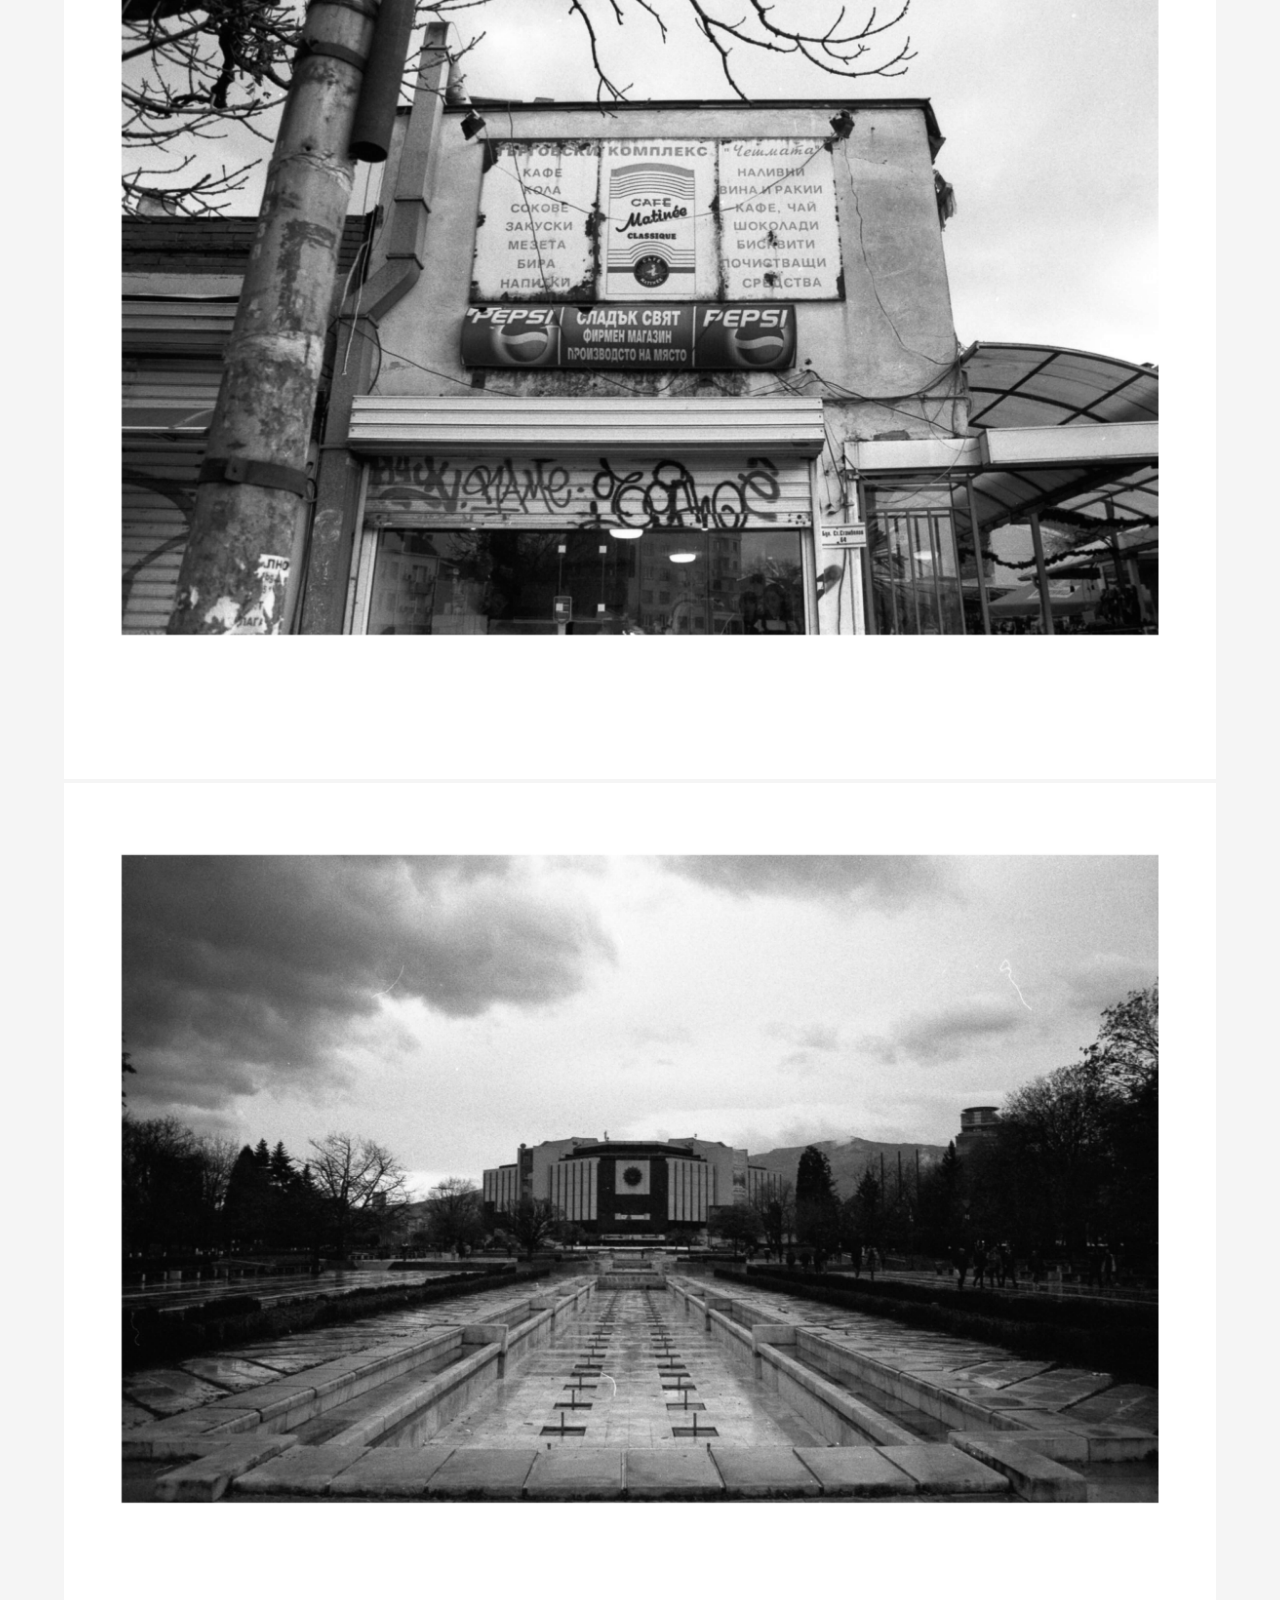
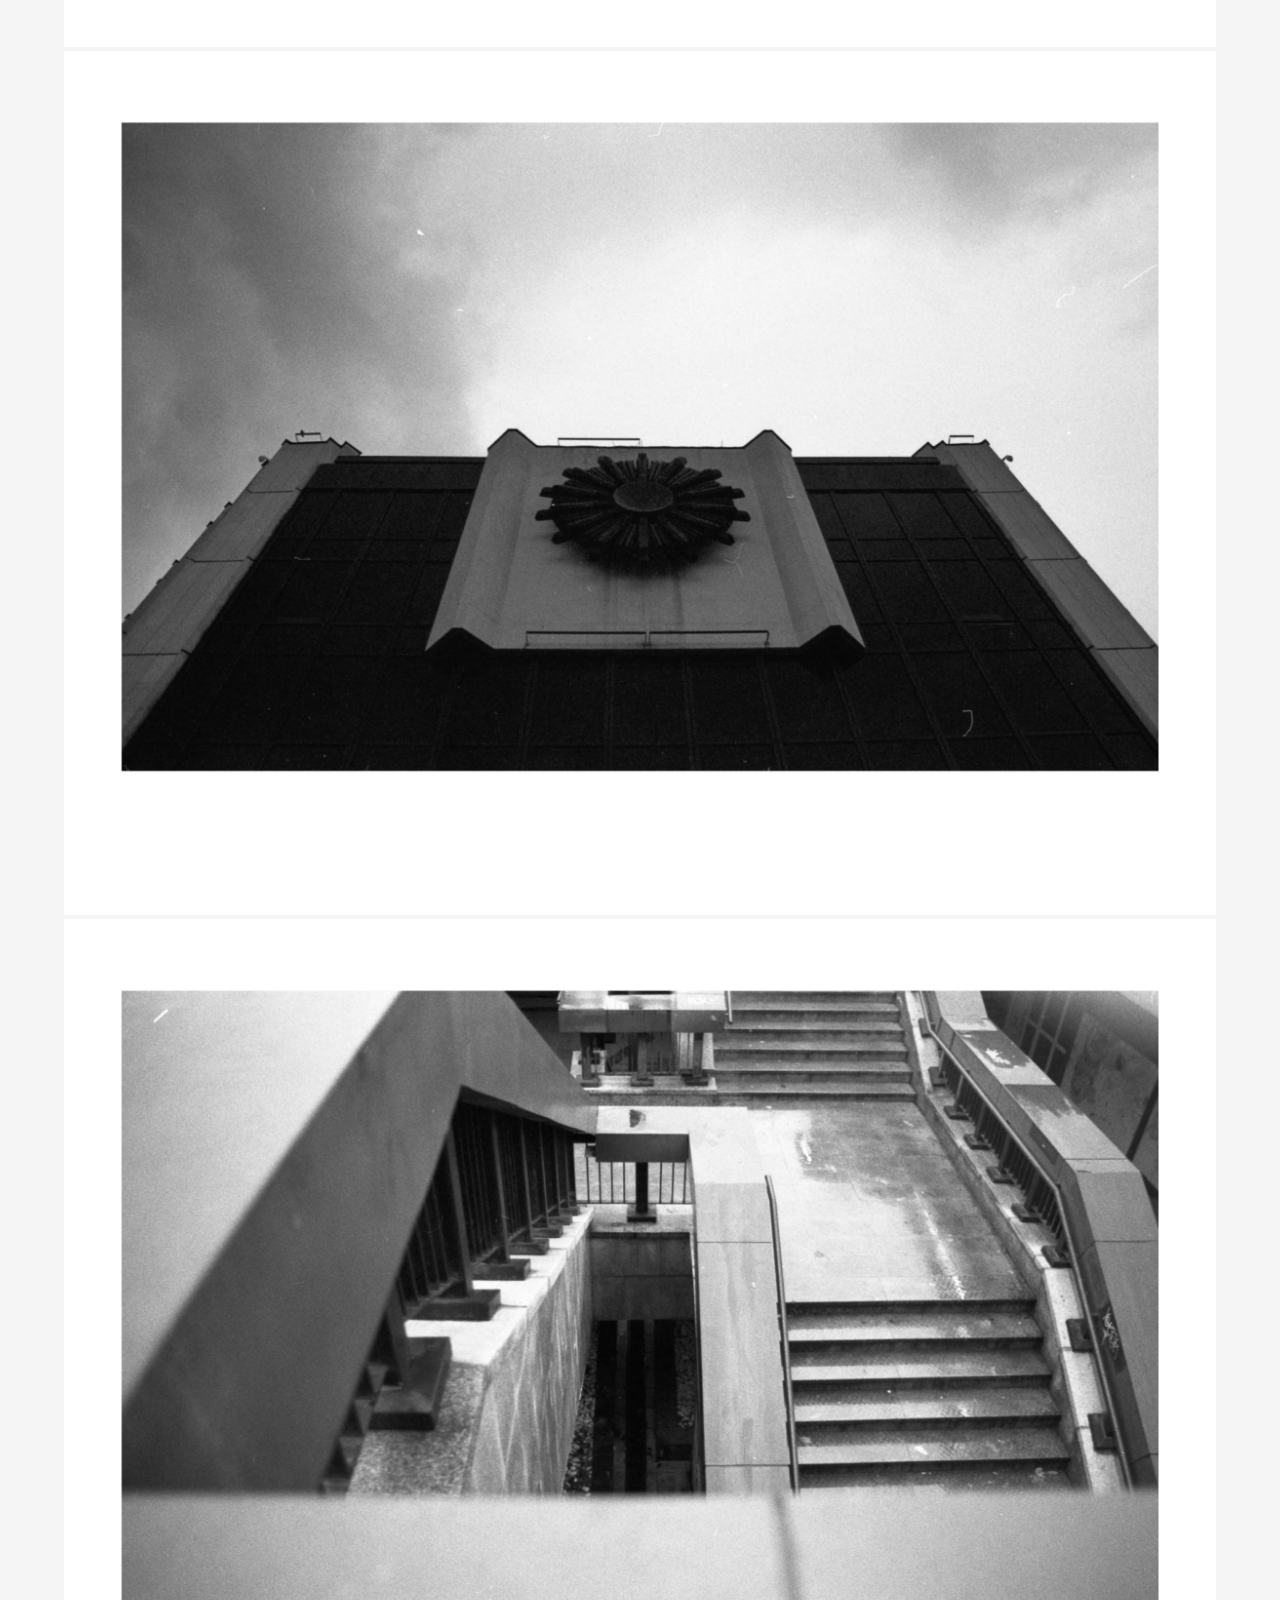
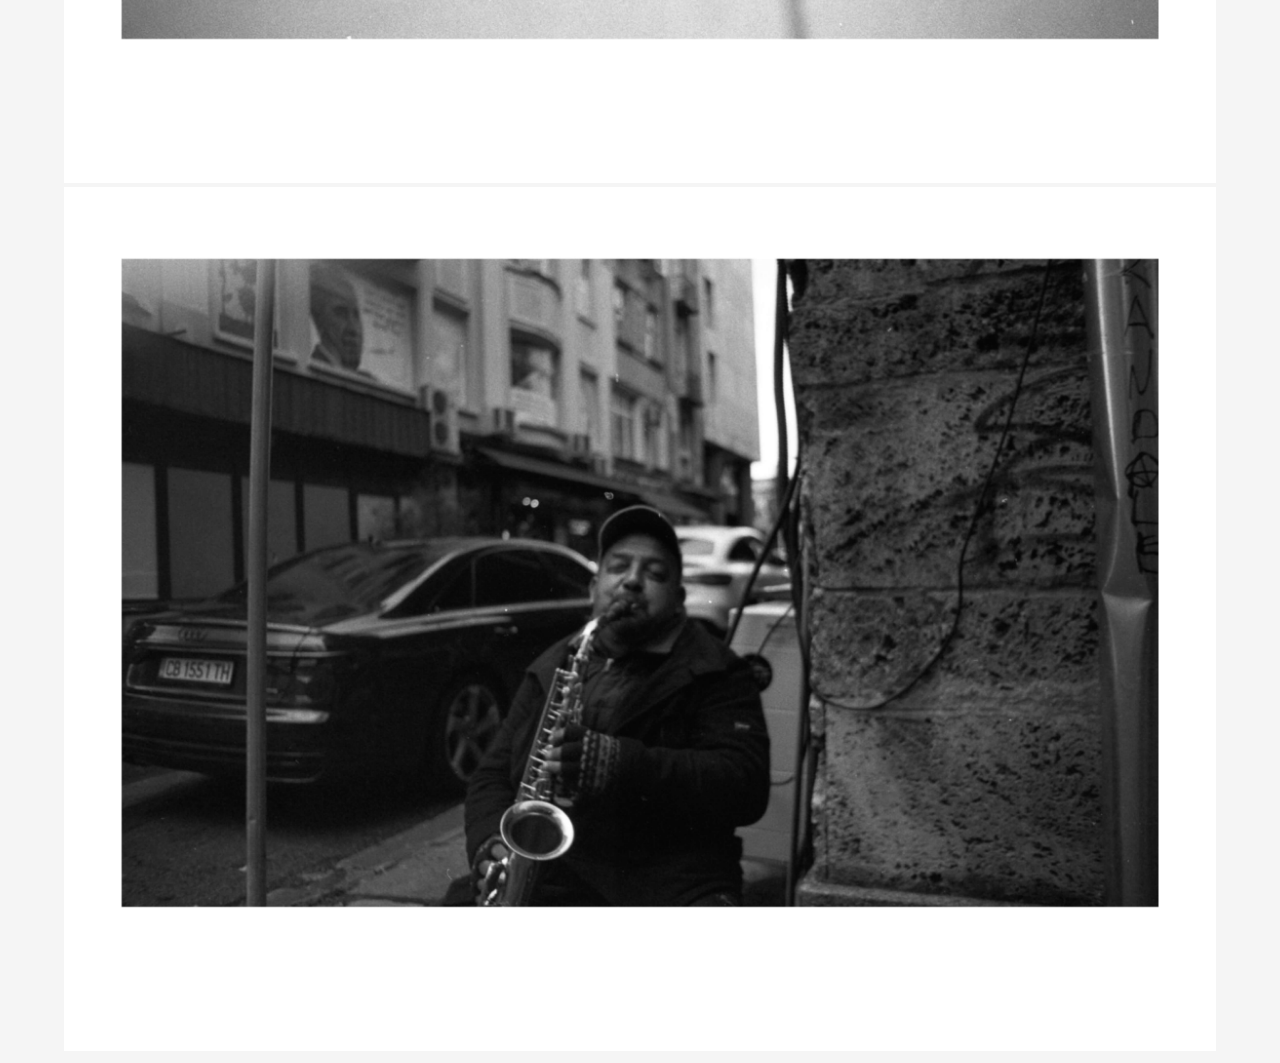
<file: sofia/sofia.html>
<!DOCTYPE html>

<html lang="it">
<head>
    <meta charset="UTF-8">
    <meta name="viewport" content="width=device-width, initial-scale=1.0">
    <title>sofia</title>
    <link rel="icon" type="icon" href="/adjango/icon.ico">
    <link rel="stylesheet" href="sofia.css">
</head>
<body>
    <a href="../index.html" class="back-arrow">&larr;</a>
    <div class="titolo">
        sofia bulgaria
    </div>
    <div class="titolo" id="sotto">
        hilford 400 fx super2000
    </div>
    <div class="wrapper">
        <div class="parent"> 
            <div class="div1"> <img loading="eager" src="galleria/1.jpg"> </div> 
            <div class="div2"> <img loading="eager" src="galleria/2.jpg"> </div> 
            <div class="div3"> <img loading="lazy" src="galleria/3.jpg"> </div> 
            <div class="div4"> <img loading="lazy" src="galleria/4.jpg"> </div> 
            <div class="div5"> <img loading="lazy" src="galleria/5.jpg"> </div> 
            <div class="div6"> <img loading="lazy" src="galleria/6.jpg"> </div> 
            <div class="div7"> <img loading="lazy" src="galleria/7.jpg"> </div> 
            <div class="div8"> <img loading="lazy" src="galleria/8.jpg"> </div> 
            <div class="div9"> <img loading="lazy" src="galleria/9.jpg"> </div> 
            <div class="div10"> <img loading="lazy" src="galleria/10.jpg"> </div> 
            <div class="div11"> <img loading="lazy" src="galleria/11.jpg"> </div>
            <div class="div12"> <img loading="lazy" src="galleria/12.jpg"> </div> 
        </div>
    </div>
</body>
</html>
</file>
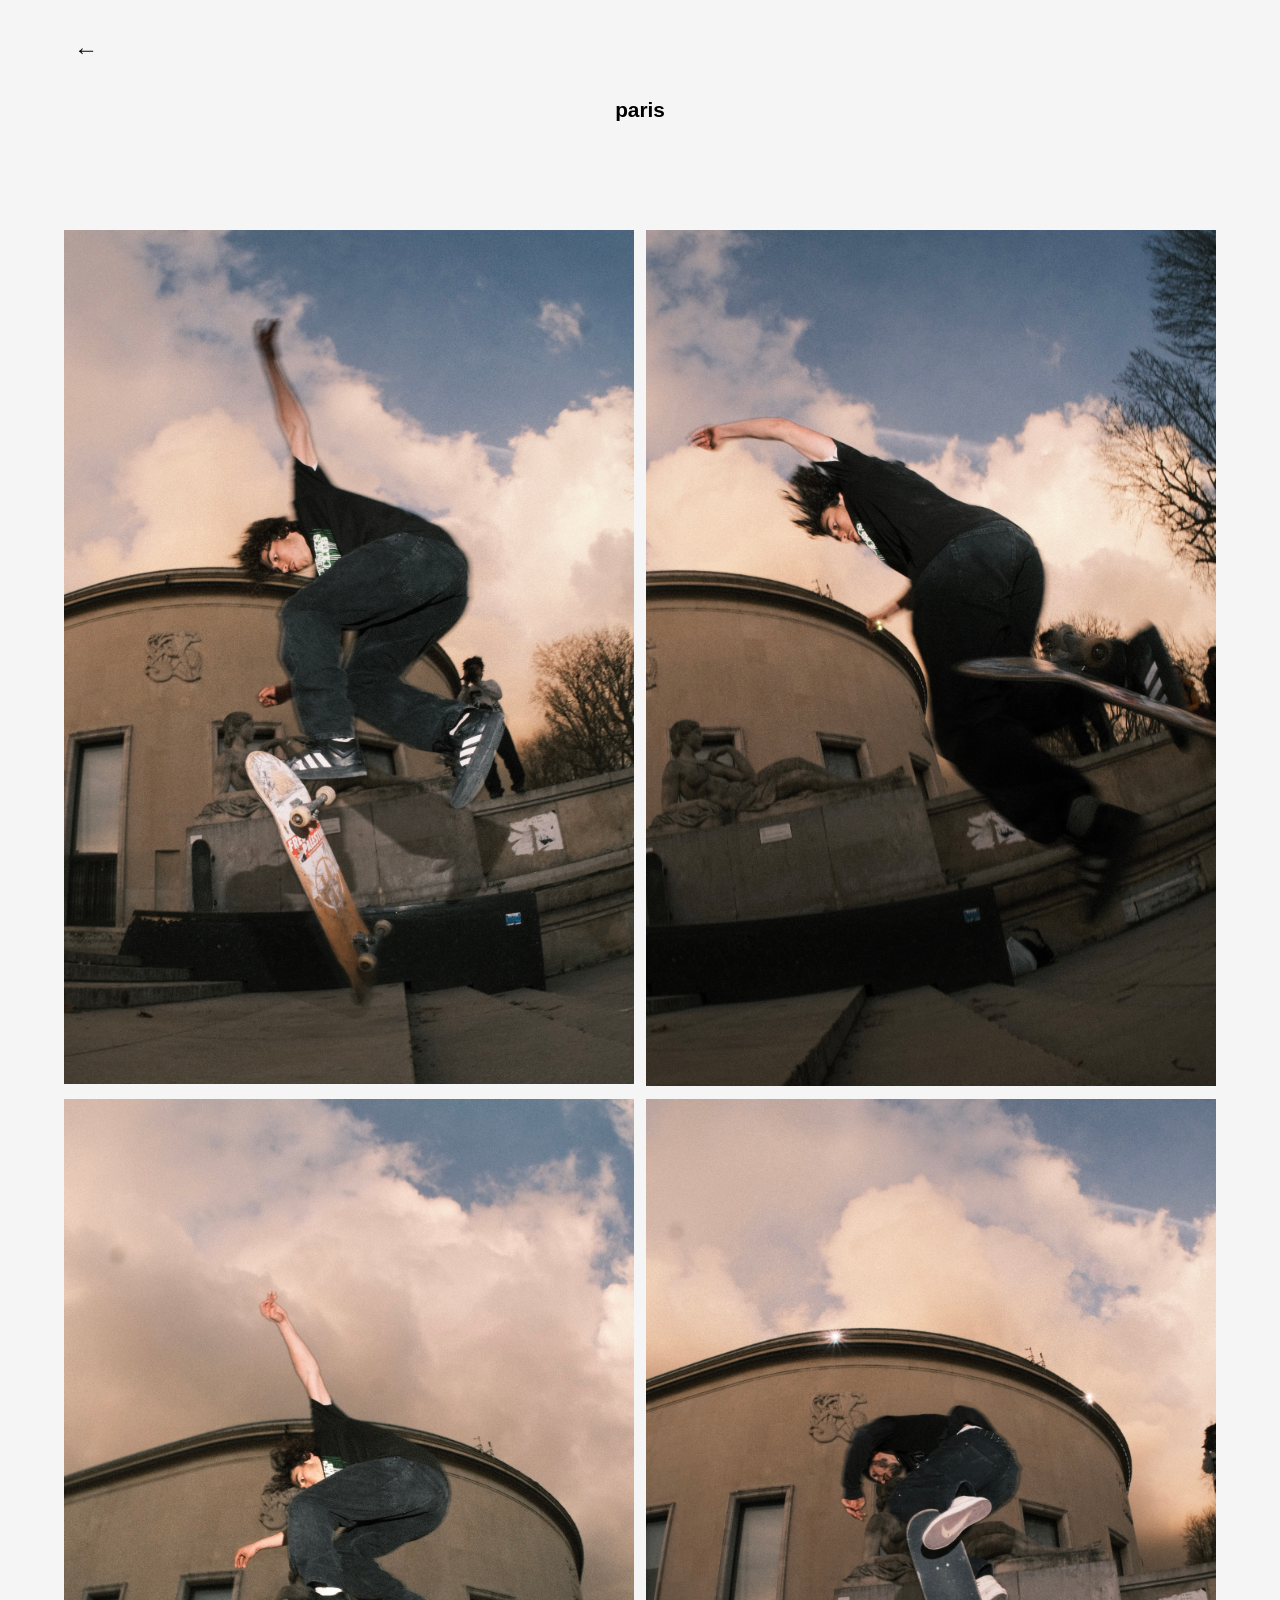
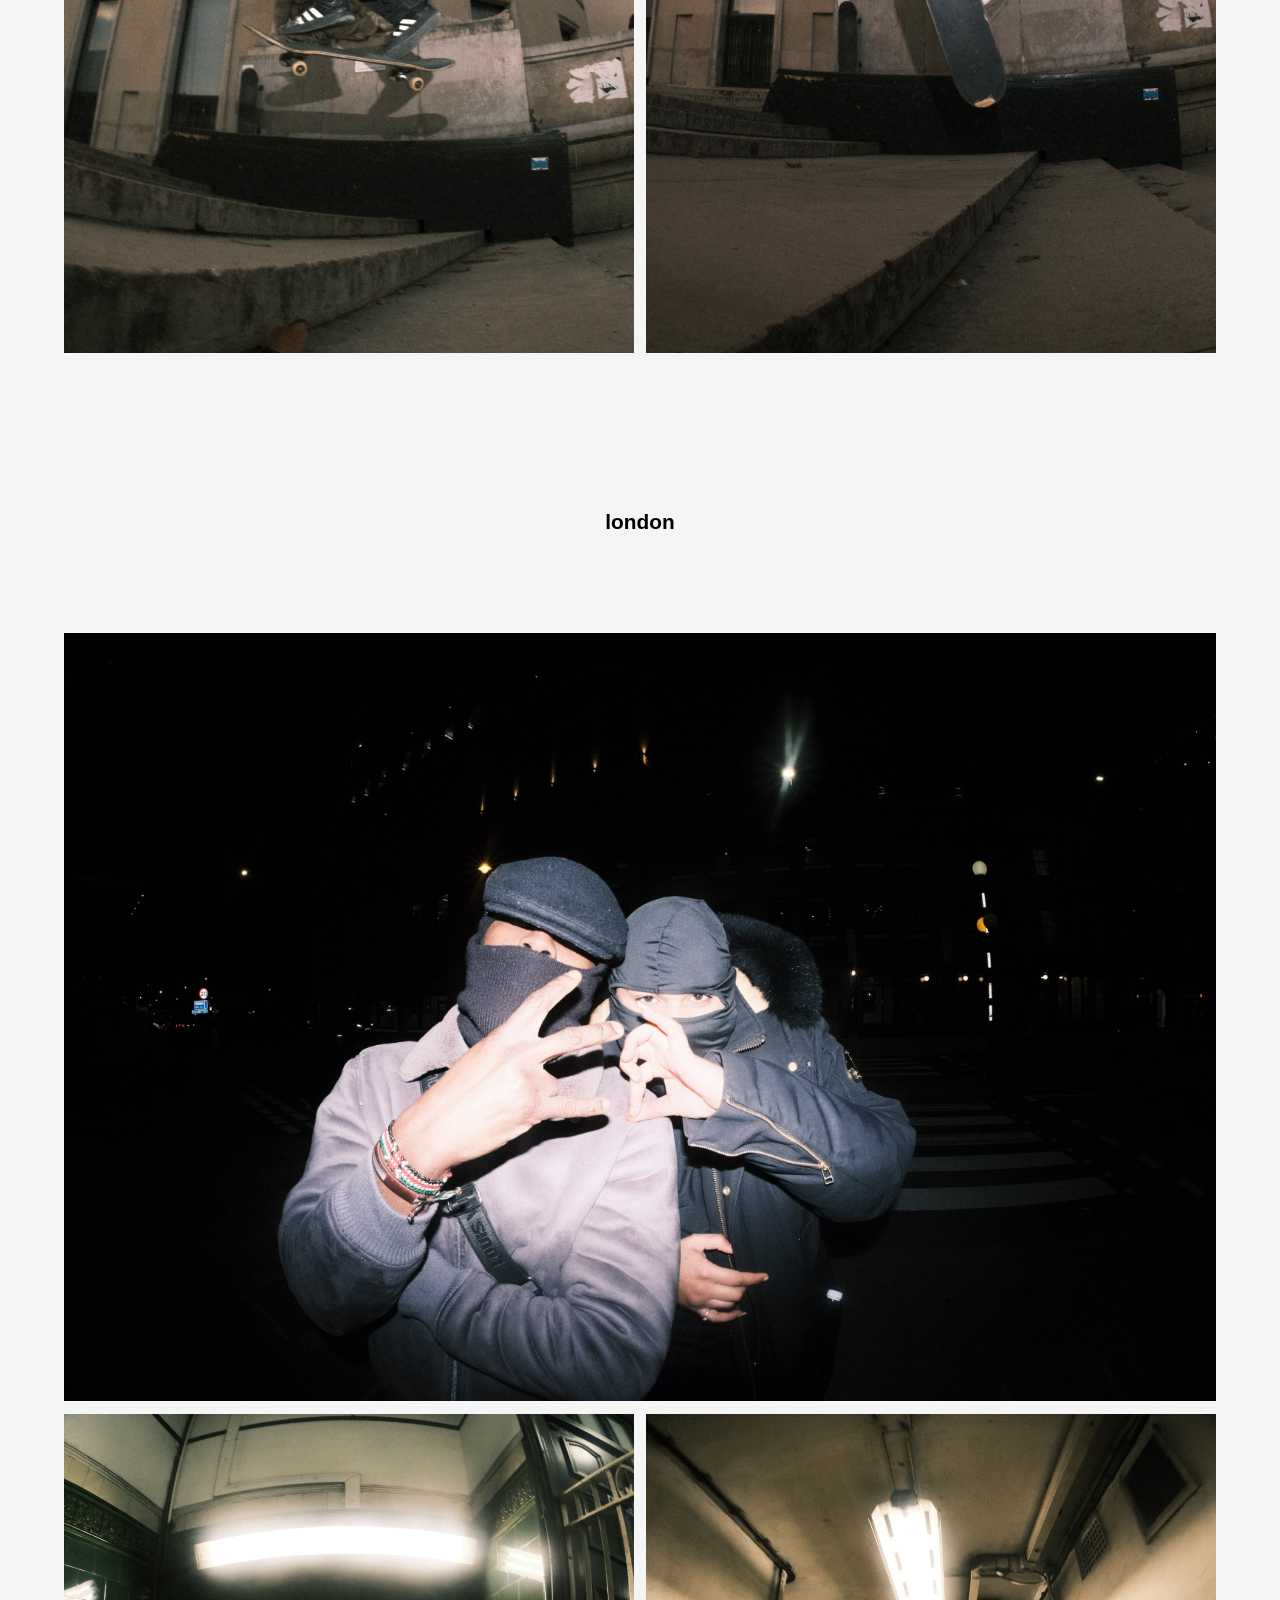
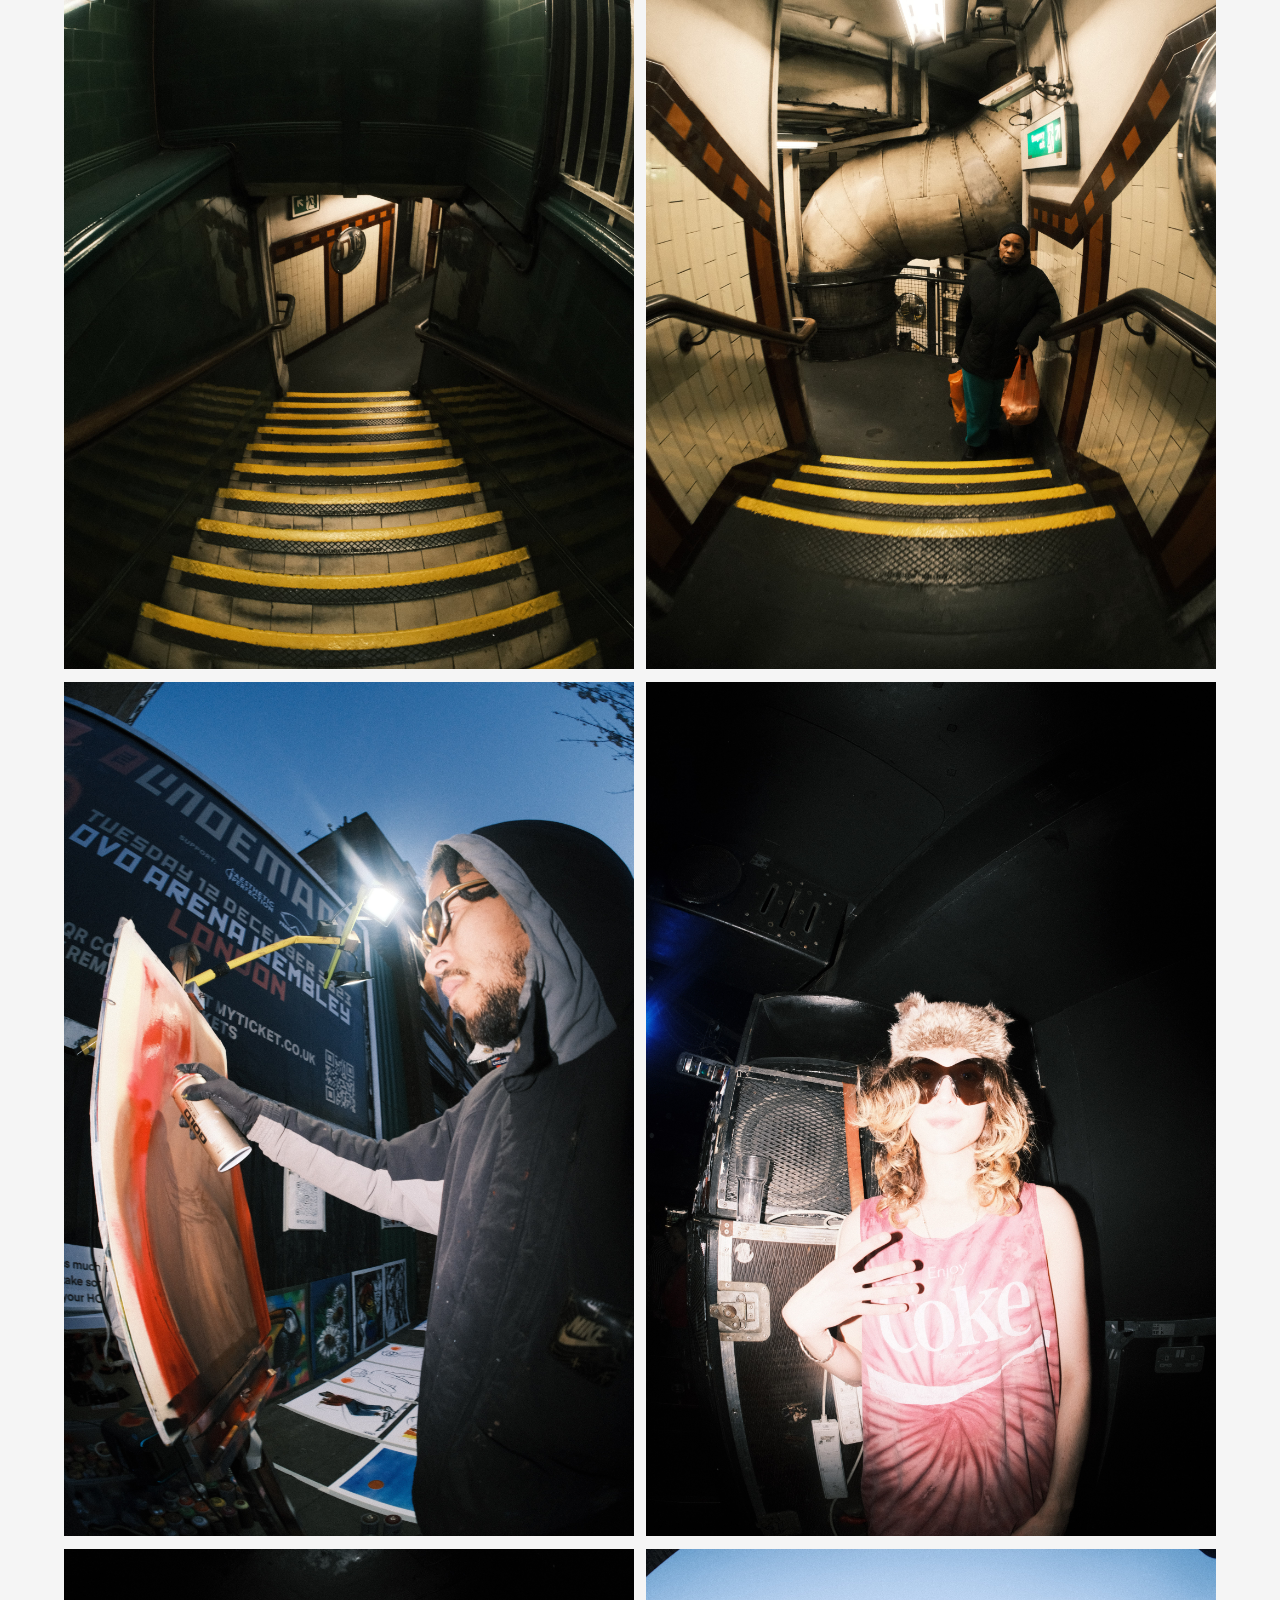
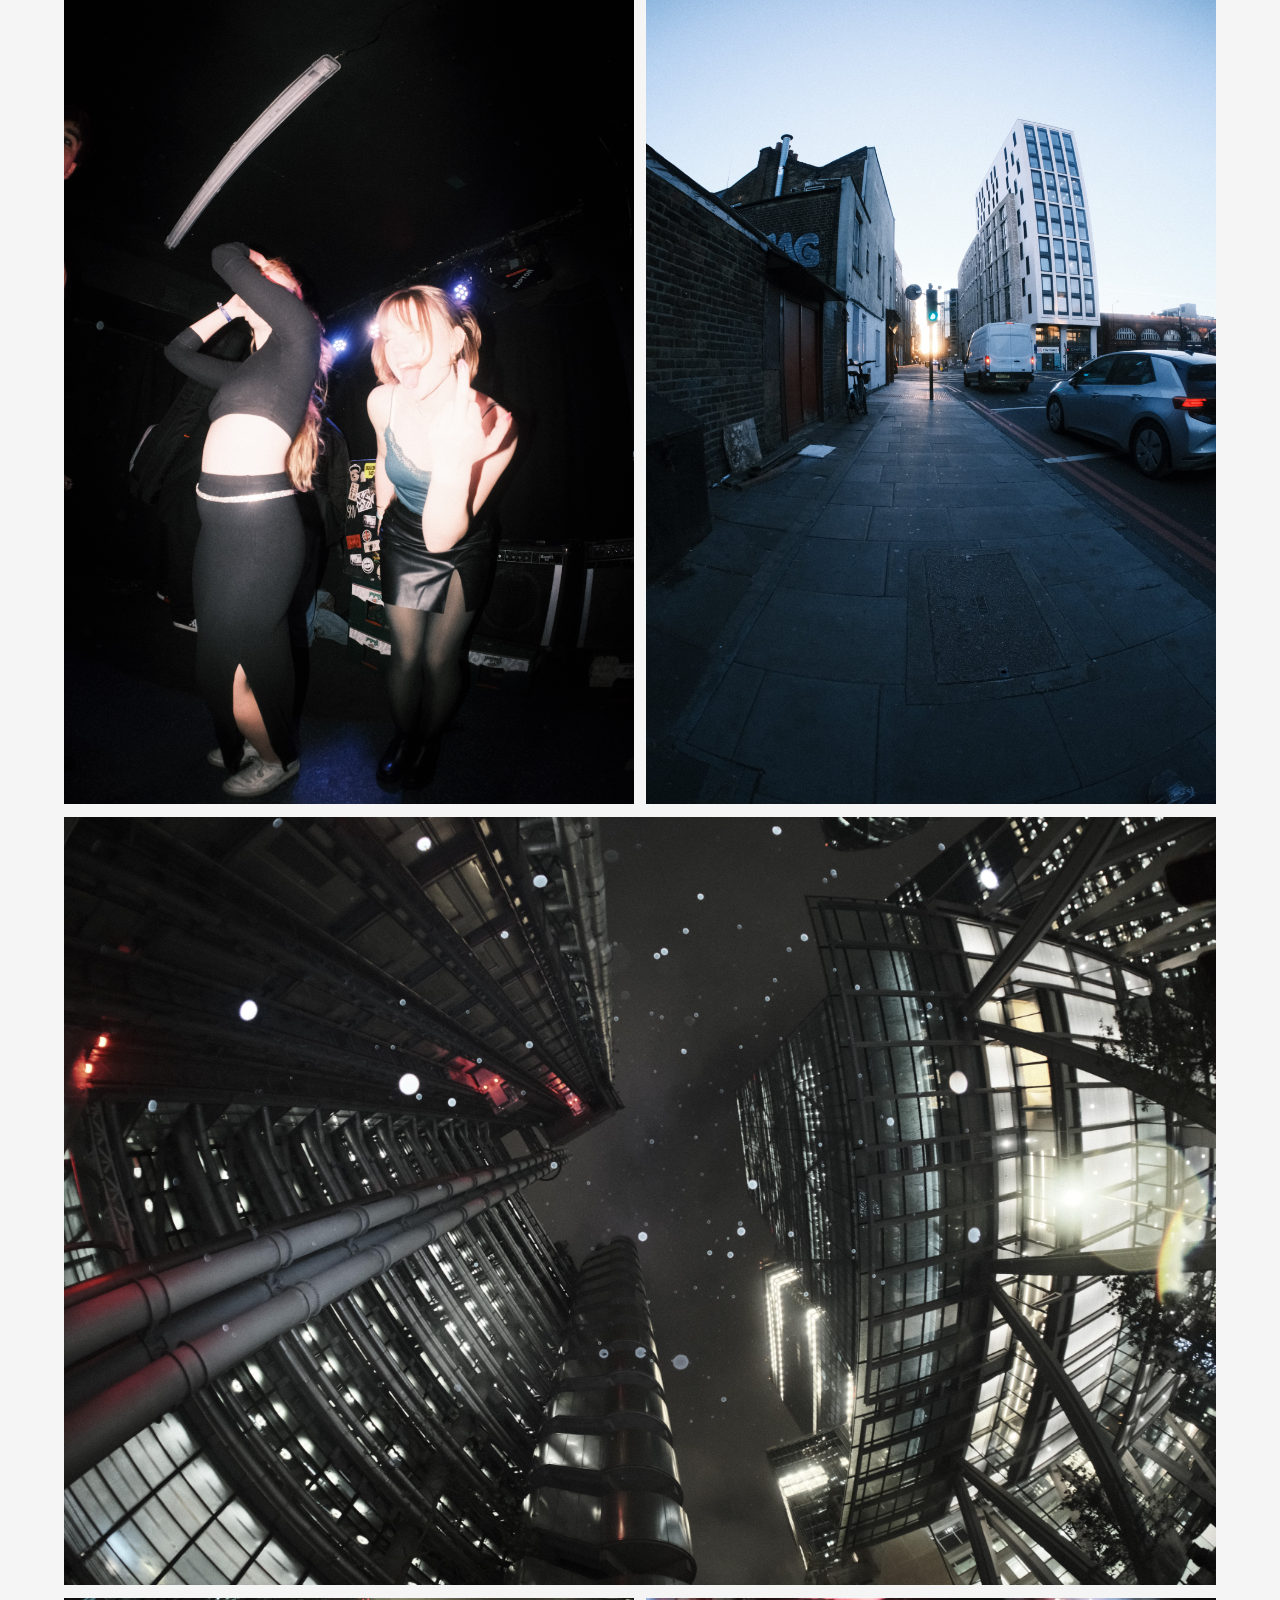
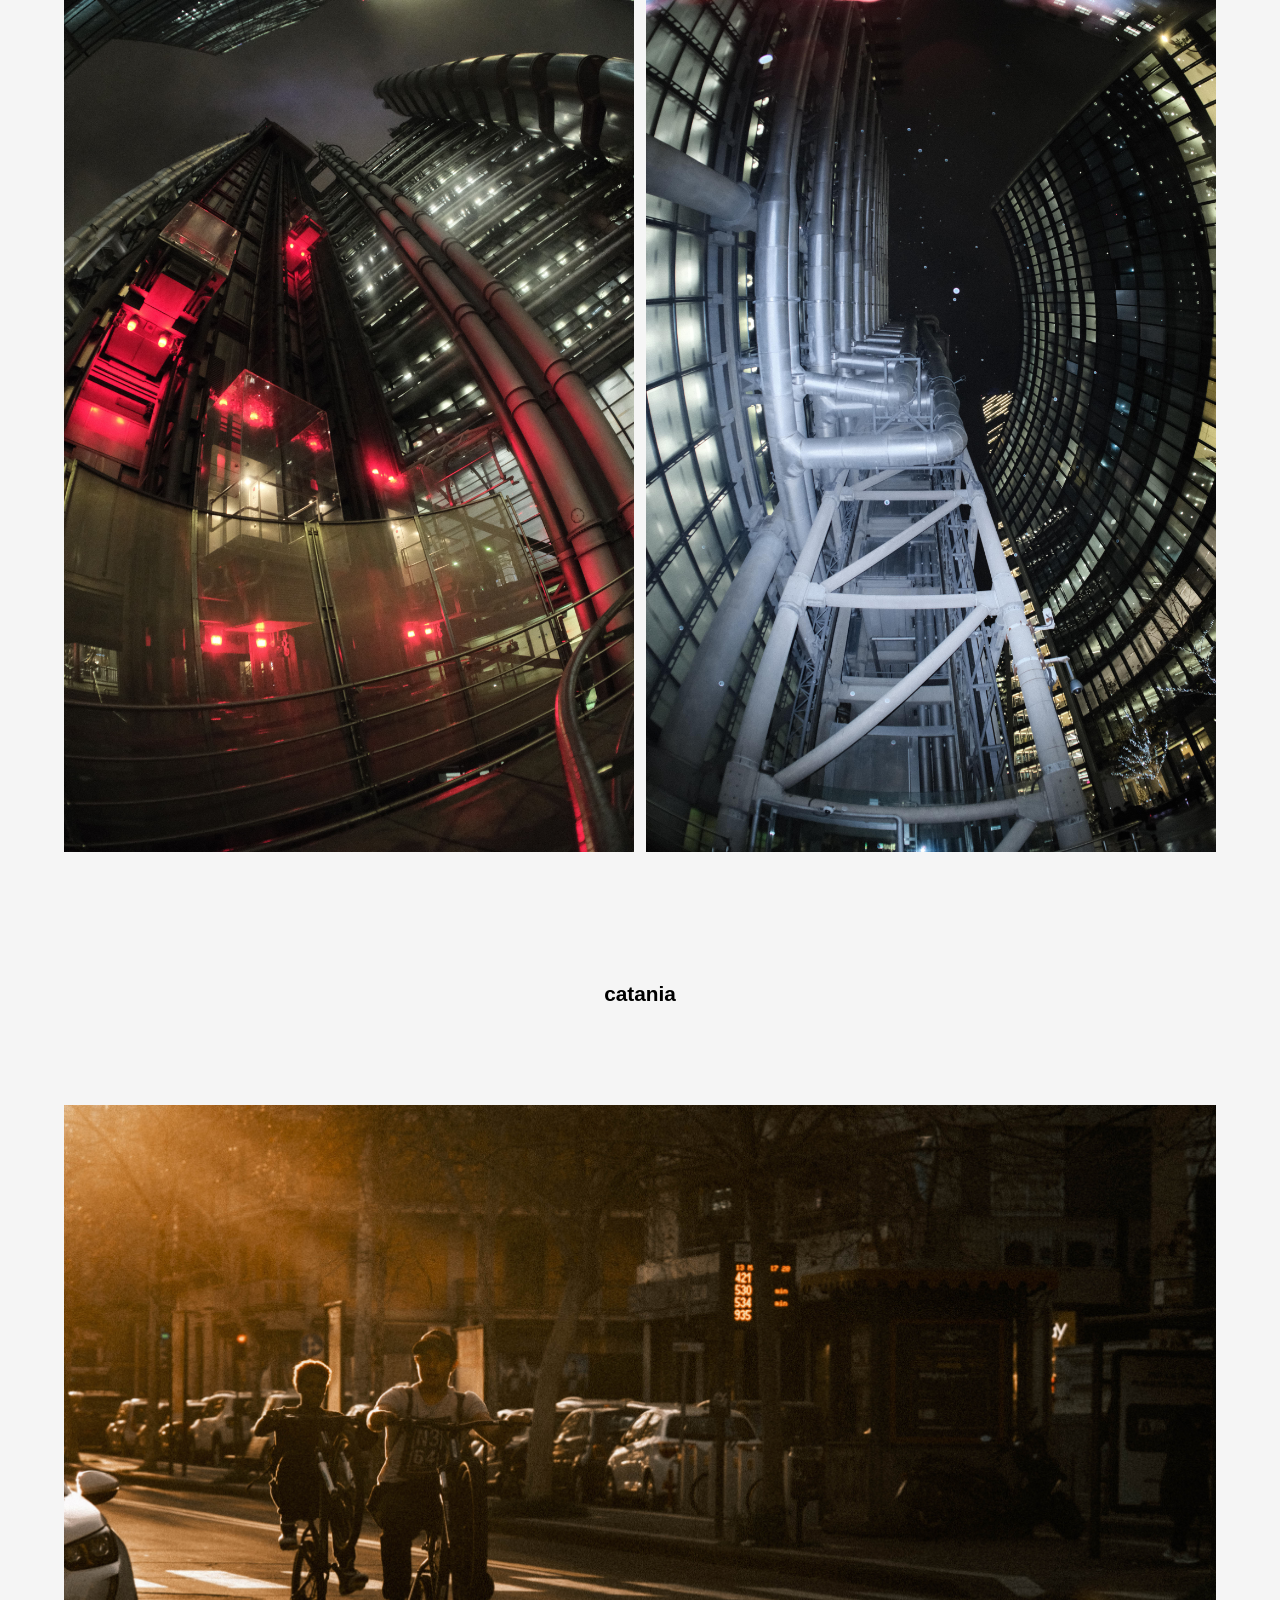
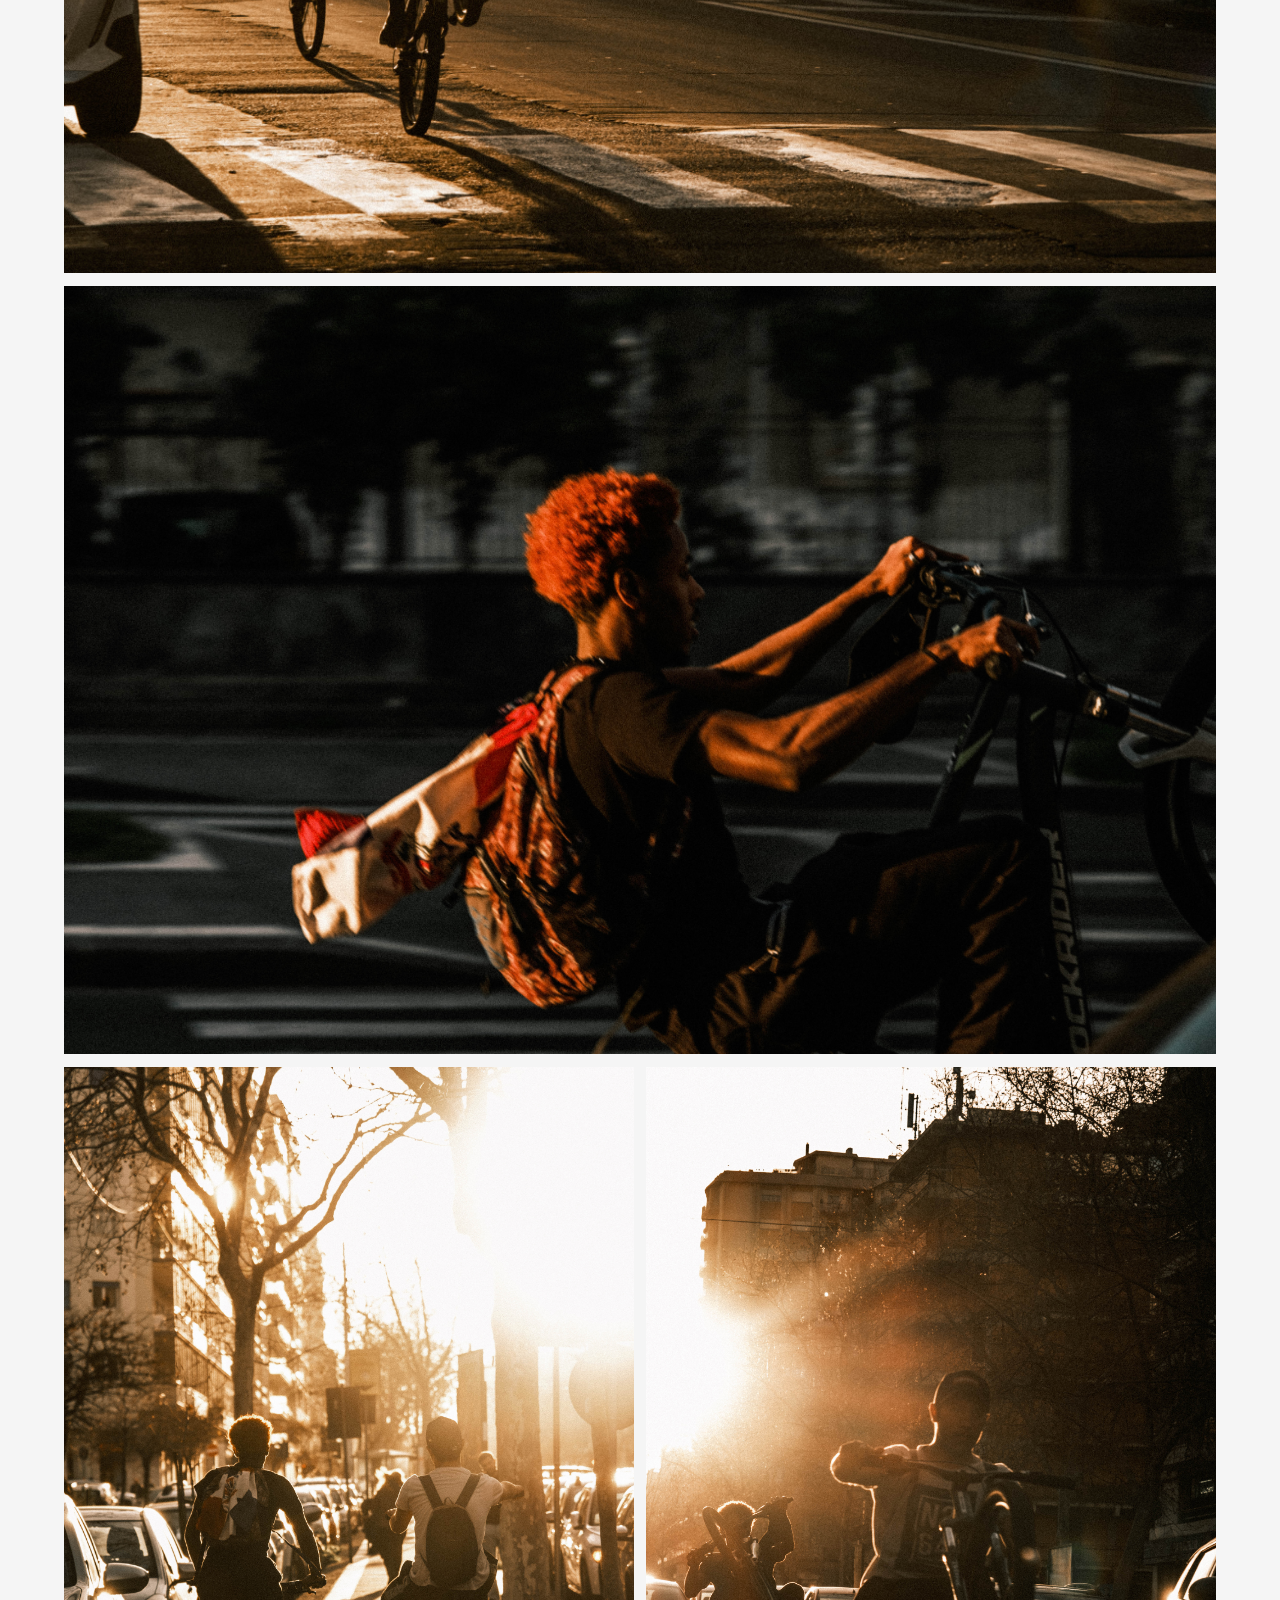
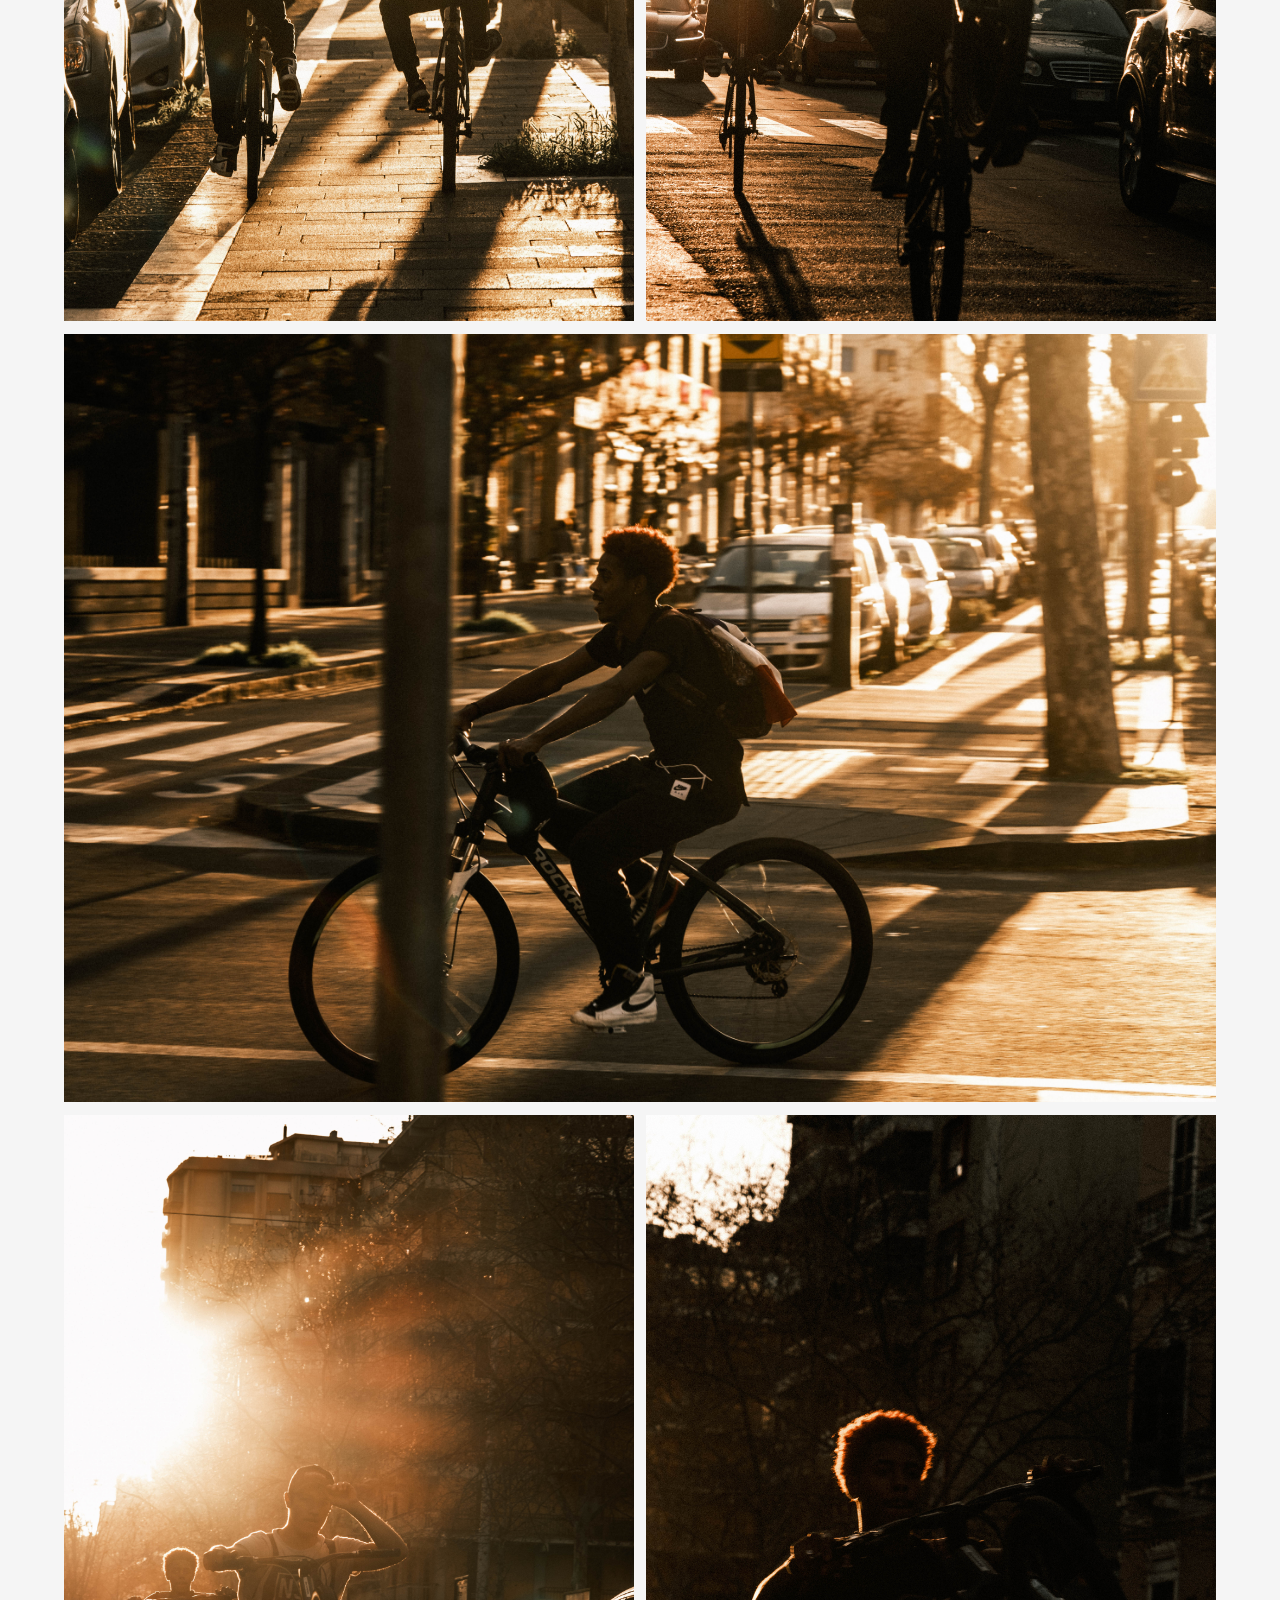
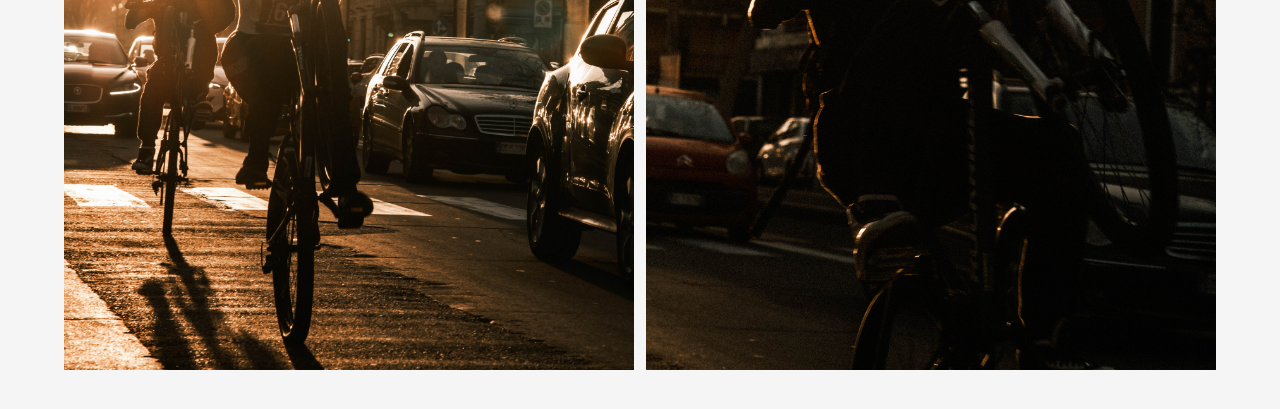
<file: street/street.html>
<!DOCTYPE html>

<html lang="it">
<head>
    <meta charset="UTF-8">
    <meta name="viewport" content="width=device-width, initial-scale=1.0">
    <title>street</title>
    <link rel="icon" type="icon" href="/adjango/icon.ico">
    <link rel="stylesheet" href="street.css">
</head>
<body>
    <a href="../index.html" class="back-arrow">&larr;</a>
    <div class="titolo">
        paris
    </div>
    <div class="titolo" id="sotto">
    </div>
    <div class="wrapper">
        <div class="parent2"> 
            <div class="div9"> <img loading="eager" src="galleria/18.jpg"> </div> 
            <div class="div10"> <img loading="eager" src="galleria/19.jpg"> </div> 
            <div class="div11"> <img loading="lazy" src="galleria/20.jpg"> </div> 
            <div class="div12"> <img loading="lazy" src="galleria/21.jpg"> </div> 
        </div>
    </div>
    <div class="titolo">
        london
    </div>
    <div class="titolo" id="sotto">
    </div>
    <div class="wrapper">
        <div class="parent2"> 
            <div class="div8"> <img loading="eager" src="galleria/8.jpg"> </div> 
            <div class="div9"> <img loading="eager" src="galleria/9.jpg"> </div> 
            <div class="div10"> <img loading="eager" src="galleria/10.jpg"> </div> 
            <div class="div11"> <img loading="lazy" src="galleria/11.jpg"> </div> 
            <div class="div12"> <img loading="lazy" src="galleria/12.jpg"> </div> 
            <div class="div13"> <img loading="lazy" src="galleria/13.jpg"> </div> 
            <div class="div14"> <img loading="lazy" src="galleria/14.jpg"> </div>
            <div class="div15"> <img loading="lazy" src="galleria/15.jpg"> </div> 
            <div class="div16"> <img loading="lazy" src="galleria/16.jpg"> </div> 
            <div class="div17"> <img loading="lazy" src="galleria/17.jpg"> </div> 
        </div>
    </div>
    <div class="titolo">
        catania
    </div>
    <div class="titolo" id="sotto">
    </div>
    <div class="wrapper">
        <div class="parent"> 
            <div class="div1"> <img loading="lazy" src="galleria/1.jpg"> </div> 
            <div class="div2"> <img loading="lazy" src="galleria/2.jpg"> </div> 
            <div class="div3"> <img loading="lazy" src="galleria/3.jpg"> </div> 
            <div class="div4"> <img loading="lazy" src="galleria/4.jpg"> </div> 
            <div class="div5"> <img loading="lazy" src="galleria/5.jpg"> </div> 
            <div class="div6"> <img loading="lazy" src="galleria/6.jpg"> </div> 
            <div class="div7"> <img loading="lazy" src="galleria/7.jpg"> </div> 
        </div>
    </div>
</body>
</html>
</file>
<file: adjango/adjango.css>
body {

    font-family: Arial, sans-serif;
    color: black;
    background-color: white;
  
}

b {

    font-size: larger;
    font-weight: bolder;
    color: white;
    background-color: black;
    text-justify: none;

}

#descrizione {

    padding-top: 10vh;
    padding-left: 10vw;
    padding-right: 10vw;
    padding-bottom: 5vh;
    font-size: 1rem;
    font-weight: 550;
    line-height: normal;
    box-sizing: content-box;
    width: 80vw;
    text-align: justify;
    margin: auto;

}

h1 {

    text-align: center;

}

.wrapper{

    width: 90vw;
    margin: auto;
}

.parent { 

    object-fit: fill;
    display: grid;
    grid-template-columns: repeat(2, 44.5vw); 
    grid-template-rows: repeat(1, auto); 
    column-gap: 1vw;
    width: 90vw;
    margin: auto;

}

img{

    box-sizing: content-box;
    width: 100%;
    object-fit: fill;
    padding-bottom: 1vh;

}

.div1 { grid-area: 1 / 1 / 1 / 1; } 
.div2 { grid-area: 1 / 2 / 1 / 2; }

.back-arrow {
    position: fixed;
    top: 10px;
    left: 10px;
    font-size: 1.5rem;
    color: rgb(255, 255, 255);
    text-decoration: none;
    padding-left: 5vw;
    padding-top: 2vw;
    mix-blend-mode: difference;
}

.back-arrow:hover {
    text-decoration: underline;
}
</file>
<file: dis/dis.css>
body {

    font-family: Arial, sans-serif;
    color: whitesmoke;
    background-color: rgb(255, 255, 255);
  
}

.wrapper{

    margin: auto;
    width: 90%;
    height: auto;
    display: flex;
    flex-direction: column;
    align-items: center;
    justify-content: center;

}

img{

    box-sizing: content-box;
    width: 70%;
    object-fit: fill;
    justify-self: center;
    
}

.back-arrow {
    position: fixed;
    top: 10px;
    left: 10px;
    font-size: 1.5rem;
    color: rgb(255, 255, 255);
    text-decoration: none;
    padding-left: 5vw;
    padding-top: 2vw;
    mix-blend-mode: difference;
}

.back-arrow:hover {
    text-decoration: underline;
}
</file>
<file: hilfordhp5/hilfordhp5.css>
body {

    font-family: Arial, sans-serif;
    color: black;
    background-color: whitesmoke;
  
}

.titolo {

    padding-top: 10vh;
    padding-bottom: 1vh;
    font-size: 1.3rem;
    font-weight: 550;
    line-height: normal;
    box-sizing: content-box;
    width: 100%;
    text-align: center;
    margin: auto;

}

#sotto {

    font-size: 1rem;
    font-weight: lighter;
    padding-top: 0;
    padding-bottom: 10vh;
    width: 100%;
    text-align: center;

}

h1 {

    text-align: center;

}

.wrapper{


    width: 100%;
    height: auto;

}

.parent { 

    object-fit: fill;
    display: grid;
    grid-template-columns: repeat(1, 90vw); 
    grid-template-rows: repeat(11, auto); 
    width: 90vw;
    margin: auto;

}

img{

    box-sizing: content-box;
    width: 100%;
    object-fit: fill;

}

.div1 { grid-area: 1 / 1 / 1 / 1; } 
.div2 { grid-area: 2 / 1 / 2 / 1; } 
.div3 { grid-area: 3 / 1 / 3 / 1; } 
.div4 { grid-area: 4 / 1 / 4 / 1; }
.div5 { grid-area: 6 / 1 / 6 / 1; } 
.div6 { grid-area: 7 / 1 / 7 / 1; } 
.div7 { grid-area: 8 / 1 / 8 / 1; } 
.div8 { grid-area: 9 / 1 / 9 / 1; }

.back-arrow {
    position: fixed;
    top: 10px;
    left: 10px;
    font-size: 1.5rem;
    color: rgb(255, 255, 255);
    text-decoration: none;
    padding-left: 5vw;
    padding-top: 2vw;
    mix-blend-mode: difference;
}

.back-arrow:hover {
    text-decoration: underline;
}
</file>
<file: lotta/lotta.css>
body {

    font-family: Arial, sans-serif;
    color: black;
    background-color: white;
  
}

b {

    font-size: larger;
    font-weight: bolder;
    color: white;
    background-color: black;
    text-justify: none;

}

.read-more {
    color: white;
    text-decoration: none;
    font-weight: lighter;
    font-size: smaller;
}

.read-more:hover {
    text-decoration: underline;
}

#descrizione {

    padding-top: 10vh;
    
    font-size: 1rem;
    font-weight: 550;
    line-height: normal;
    box-sizing: content-box;
    width: 80vw;
    text-align: justify;
    margin: auto;
    color: white;

}

#testo {

    color: black;

}

h1 {

    text-align: center;

}

.parent { 

    object-fit: fill;
    display: grid;
    grid-template-columns: repeat(2, 44.5vw); 
    grid-template-rows: repeat(1, auto); 
    column-gap: 1vw;
    width: 90vw;
    margin: auto;

}

img{

    box-sizing: content-box;
    width: 100%;
    object-fit: fill;
    padding-bottom: 1vh;

}

.wrapper{
    width: 90vw;
    margin: auto;
}

.header-flex {
    display: flex;
    flex-direction: row;
    align-items: center;
    justify-content: space-between;
    padding: 10px;
    margin-bottom: 20px;
}

#logo-back {
    position: absolute;
    top: 0;
    z-index: -1;
    width: 90vw;
    padding-left: 5vw;
    object-fit: contain;
}

.div1 { grid-area: 1 / 1 / 1 / 1; } 
.div2 { grid-area: 1 / 2 / 1 / 2; }

.back-arrow {
    position: fixed;
    top: 10px;
    left: 10px;
    font-size: 1.5rem;
    color: rgb(255, 255, 255);
    text-decoration: none;
    padding-left: 5vw;
    padding-top: 2vw;
    mix-blend-mode: difference;
}

.back-arrow:hover {
    text-decoration: underline;
}
</file>
<file: polifonic/polifonic.css>
body {

    font-family: Arial, sans-serif;
    color: whitesmoke;
    background-color: rgb(13, 13, 13);
  
}

.titolo {

    padding-top: 10vh;
    padding-bottom: 1vh;
    font-size: 1.3rem;
    font-weight: 550;
    line-height: normal;
    box-sizing: content-box;
    width: 100%;
    text-align: center;
    margin: auto;

}

#sotto {

    font-size: 1rem;
    font-weight: lighter;
    padding-top: 0;
    padding-bottom: 10vh;
    width: 100%;
    text-align: center;

}

h1 {

    text-align: center;

}

.wrapper{


    width: 100%;
    height: auto;

}

.parent { 

    object-fit: fill;
    display: grid;
    grid-template-columns: repeat(2, 44.5vw); 
    grid-template-rows: repeat(7, auto);
    column-gap: 1vw;
    row-gap: 1vh;
    width: 90vw;
    margin: auto;

}

img{

    box-sizing: content-box;
    width: 100%;
    object-fit: fill;
    
}

.div1 { grid-area: 1 / 1 / 2 / 3; } 
.div2 { grid-area: 2 / 1 / 3 / 3; } 
.div3 { grid-area: 3 / 1 / 4 / 2; } 
.div4 { grid-area: 3 / 2 / 4 / 3; } 
.div8 { grid-area: 7 / 1 / 8 / 3; } 
.div9 { grid-area: 8 / 1 / 9 / 3; }

.back-arrow {
    position: fixed;
    top: 10px;
    left: 10px;
    font-size: 1.5rem;
    color: rgb(255, 255, 255);
    text-decoration: none;
    padding-left: 5vw;
    padding-top: 2vw;
    mix-blend-mode: difference;
}

.back-arrow:hover {
    text-decoration: underline;
}
</file>
<file: sofia/sofia.css>
body {

    font-family: Arial, sans-serif;
    color: black;
    background-color: whitesmoke;
  
}

.titolo {

    padding-top: 10vh;
    padding-bottom: 1vh;
    font-size: 1.3rem;
    font-weight: 550;
    line-height: normal;
    box-sizing: content-box;
    width: 100%;
    text-align: center;
    margin: auto;

}

#sotto {

    font-size: 1rem;
    font-weight: lighter;
    padding-top: 0;
    padding-bottom: 10vh;
    width: 100%;
    text-align: center;

}

h1 {

    text-align: center;

}

.wrapper{


    width: 100%;
    height: auto;

}

.parent { 

    object-fit: fill;
    display: grid;
    grid-template-columns: repeat(1, 90vw); 
    grid-template-rows: repeat(11, auto); 
    width: 90vw;
    margin: auto;

}

img{

    box-sizing: content-box;
    width: 100%;
    object-fit: fill;

}

.div1 { grid-area: 1 / 1 / 1 / 1; } 
.div2 { grid-area: 2 / 1 / 2 / 1; } 
.div3 { grid-area: 3 / 1 / 3 / 1; } 
.div4 { grid-area: 4 / 1 / 4 / 1; }
.div5 { grid-area: 6 / 1 / 6 / 1; } 
.div6 { grid-area: 7 / 1 / 7 / 1; } 
.div7 { grid-area: 8 / 1 / 8 / 1; } 
.div8 { grid-area: 9 / 1 / 9 / 1; } 
.div9 { grid-area: 10 / 1 / 10 / 1; } 
.div10 { grid-area: 11 / 1 / 11 / 1; } 
.div11 { grid-area: 12 / 1 / 12 / 1; }
.div12 { grid-area: 5 / 1 / 5 / 1; }

.back-arrow {
    position: fixed;
    top: 10px;
    left: 10px;
    font-size: 1.5rem;
    color: rgb(255, 255, 255);
    text-decoration: none;
    padding-left: 5vw;
    padding-top: 2vw;
    mix-blend-mode: difference;
}

.back-arrow:hover {
    text-decoration: underline;
}
</file>
<file: street/street.css>
body {

    font-family: Arial, sans-serif;
    color: black;
    background-color: whitesmoke;
  
}

.titolo {

    padding-top: 10vh;
    padding-bottom: 1vh;
    font-size: 1.3rem;
    font-weight: 550;
    line-height: normal;
    box-sizing: content-box;
    width: 100%;
    text-align: center;
    margin: auto;

}

#sotto {

    font-size: 1rem;
    font-weight: lighter;
    padding-top: 0;
    padding-bottom: 10vh;
    width: 100%;
    text-align: center;

}

h1 {

    text-align: center;

}

.wrapper{


    width: 100%;
    height: auto;

}

.parent { 

    object-fit: fill;
    display: grid;
    grid-template-columns: repeat(2, 44.5vw); 
    grid-template-rows: repeat(8, auto);
    column-gap: 1vw;
    row-gap: 1vh;
    width: 90vw;
    margin: auto;

}

.parent2 { 

    object-fit: fill;
    display: grid;
    grid-template-columns: repeat(2, 44.5vw); 
    grid-template-rows: repeat(10, auto);
    column-gap: 1vw;
    row-gap: 1vh;
    width: 90vw;
    margin: auto;

}

img{

    box-sizing: content-box;
    width: 100%;
    object-fit: fill;
    
}

.div1 { grid-area: 1 / 1 / 2 / 3; } 
.div2 { grid-area: 2 / 1 / 3 / 3; } 
.div3 { grid-area: 3 / 1 / 4 / 2; } 
.div4 { grid-area: 3 / 2 / 4 / 3; } 
.div5 { grid-area: 4 / 1 / 5 / 3; } 
.div6 { grid-area: 5 / 1 / 6 / 2; } 
.div7 { grid-area: 5 / 2 / 7 / 3; }

.div8 { grid-area: 1 / 1 / 2 / 3; } 
.div9 { 
    grid-row: 2;
    grid-column: 1;
} 
.div10 { 
    grid-row: 2;
    grid-column: 2;
}
.div11 { 
    grid-row: 3;
    grid-column: 1;
} 
.div12 { 
    grid-row: 3;
    grid-column: 2;
} 
.div13 { 
    grid-row: 4;
    grid-column: 1;
} 
.div14 { 
    grid-row: 4;
    grid-column: 2;
} 
.div15 { 
    grid-row: 5;
    grid-column: 1 / 3;
} 
.div16 { 
    grid-row: 6;
    grid-column: 1;
} 
.div17 { 
    grid-row: 6;
    grid-column: 2;
}

.back-arrow {
    position: fixed;
    top: 10px;
    left: 10px;
    font-size: 1.5rem;
    color: rgb(255, 255, 255);
    text-decoration: none;
    padding-left: 5vw;
    padding-top: 2vw;
    mix-blend-mode: difference;
}

.back-arrow:hover {
    text-decoration: underline;
}
</file>
